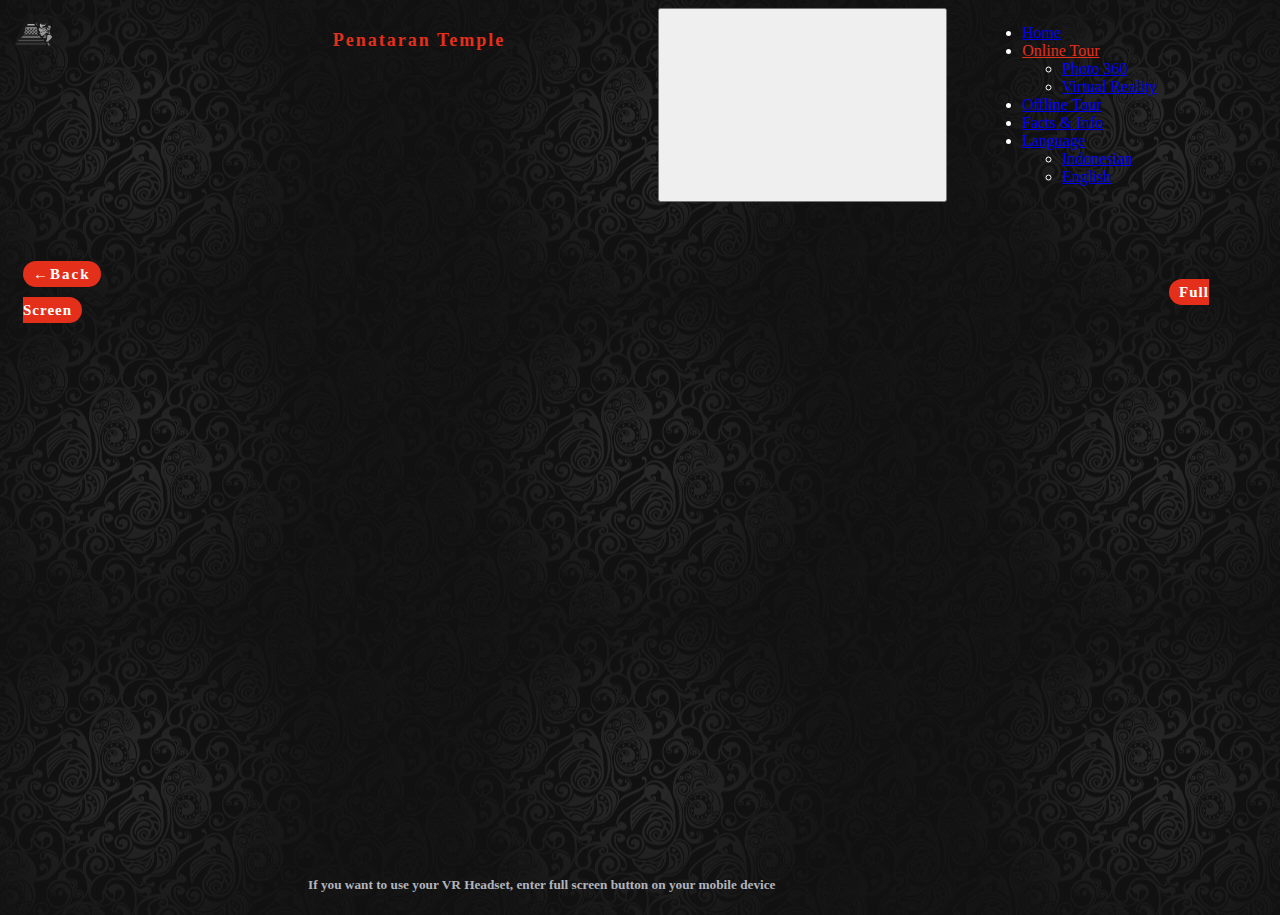
<file: Mix Reality.html>
<!DOCTYPE html>
<html lang="en">
<head>
    <meta charset="UTF-8">
    <meta name="viewport" content="width=device-width, initial-scale=1.0">

    <!-- Bootstrap CSS -->
    <link href="https://cdn.jsdelivr.net/npm/bootstrap@5.0.0-beta3/dist/css/bootstrap.min.css" rel="stylesheet" integrity="sha384-eOJMYsd53ii+scO/bJGFsiCZc+5NDVN2yr8+0RDqr0Ql0h+rP48ckxlpbzKgwra6" crossorigin="anonymous">

    <!-- font-awesome -->
    <link rel="stylesheet" href="https://cdnjs.cloudflare.com/ajax/libs/font-awesome/4.7.0/css/font-awesome.min.css">

    <!-- My CSS -->
    <link rel="stylesheet" href="Mix Reality.css">

    <title>CandiPenataran.com</title>
</head>
<body>
    <!-- navbar -->
    <div id="sticky-nav"></div>
      <nav class="navbar navbar-expand-lg navbar-dark fixed-top bg-dark">
        <div class="container">
          <img src="new_logo.png" alt="" width="50" height="40" class="d-inline-block align-text-top">
          <h1 class="title-logo">Penataran Temple</h1>
          <button class="navbar-toggler" type="button" data-bs-toggle="collapse" data-bs-target="#navbarNavDropdown" aria-controls="navbarNavDropdown" aria-expanded="false" aria-label="Toggle navigation">
            <span class="navbar-toggler-icon"></span>
          </button>
          <div class="collapse navbar-collapse" id="navbarNavDropdown">
            <ul class="navbar-nav ms-auto">
              <li class="nav-item">
                <a class="nav-link" href="test.html">Home</a>
              </li>
              <li class="nav-item dropdown">
                <a class="nav-link dropdown-toggle active" href="#" id="navbarDropdownMenuLink" role="button" data-bs-toggle="dropdown" aria-expanded="false">
                  Online Tour
                </a>
                <ul class="dropdown-menu" aria-labelledby="navbarDropdownMenuLink">
                  <li><a class="dropdown-item" href="Online Tour.html #photo360">Photo 360</a></li>
                  <li><a class="dropdown-item" href="Online Tour.html #vr">Virtual Reality</a></li>
                </ul>
              </li>
              <li class="nav-item">
                <a class="nav-link" href="index.html">Offline Tour</a>
              </li>
              <li class="nav-item">
                <a class="nav-link" href="index.html #facts">Facts & Info</a>
              </li>
              <li class="nav-item dropdown">
                <a class="nav-link dropdown-toggle" href="#" id="navbarDropdownMenuLink" role="button" data-bs-toggle="dropdown" aria-expanded="false">
                  Language
                </a>
                <ul class="dropdown-menu" aria-labelledby="navbarDropdownMenuLink">
                  <li><a class="dropdown-item" href="#">Indonesian</a></li>
                  <li><a class="dropdown-item" href="#">English</a></li>
                </ul>
              </li>
            </ul>
          </div>
        </div>
      </nav>
    </div>
    <!-- end of navbar -->
    <div class="button">
        <div class="col">
            <a href="Online Tour.html" class="btn-1">&#8592Back</a>
            <a target="_blank" href="https://poly.google.com/u/4/view/6GnMBYYcyJ9" class="btn-2">Full Screen</a>
        </div>
        
    </div>
    <div class="360">
      <iframe width="100%" height="524px" src="https://poly.google.com/view/6GnMBYYcyJ9/embed?chrome=min" frameborder="0" style="border:none;" allowvr="yes" allow="vr; xr; accelerometer; magnetometer; gyroscope; autoplay;" allowfullscreen="" mozallowfullscreen="true" webkitallowfullscreen="true" onmousewheel="" ></iframe>
      <div class="col">
        <h5>If you want to use your VR Headset, enter full screen button on your mobile device</h5>
      </div>
    </div>
    

    <!-- Option 1: Bootstrap Bundle with Popper -->
    <script src="https://cdn.jsdelivr.net/npm/bootstrap@5.0.0-beta3/dist/js/bootstrap.bundle.min.js" integrity="sha384-JEW9xMcG8R+pH31jmWH6WWP0WintQrMb4s7ZOdauHnUtxwoG2vI5DkLtS3qm9Ekf" crossorigin="anonymous"></script>
</body>
</html>
</file>
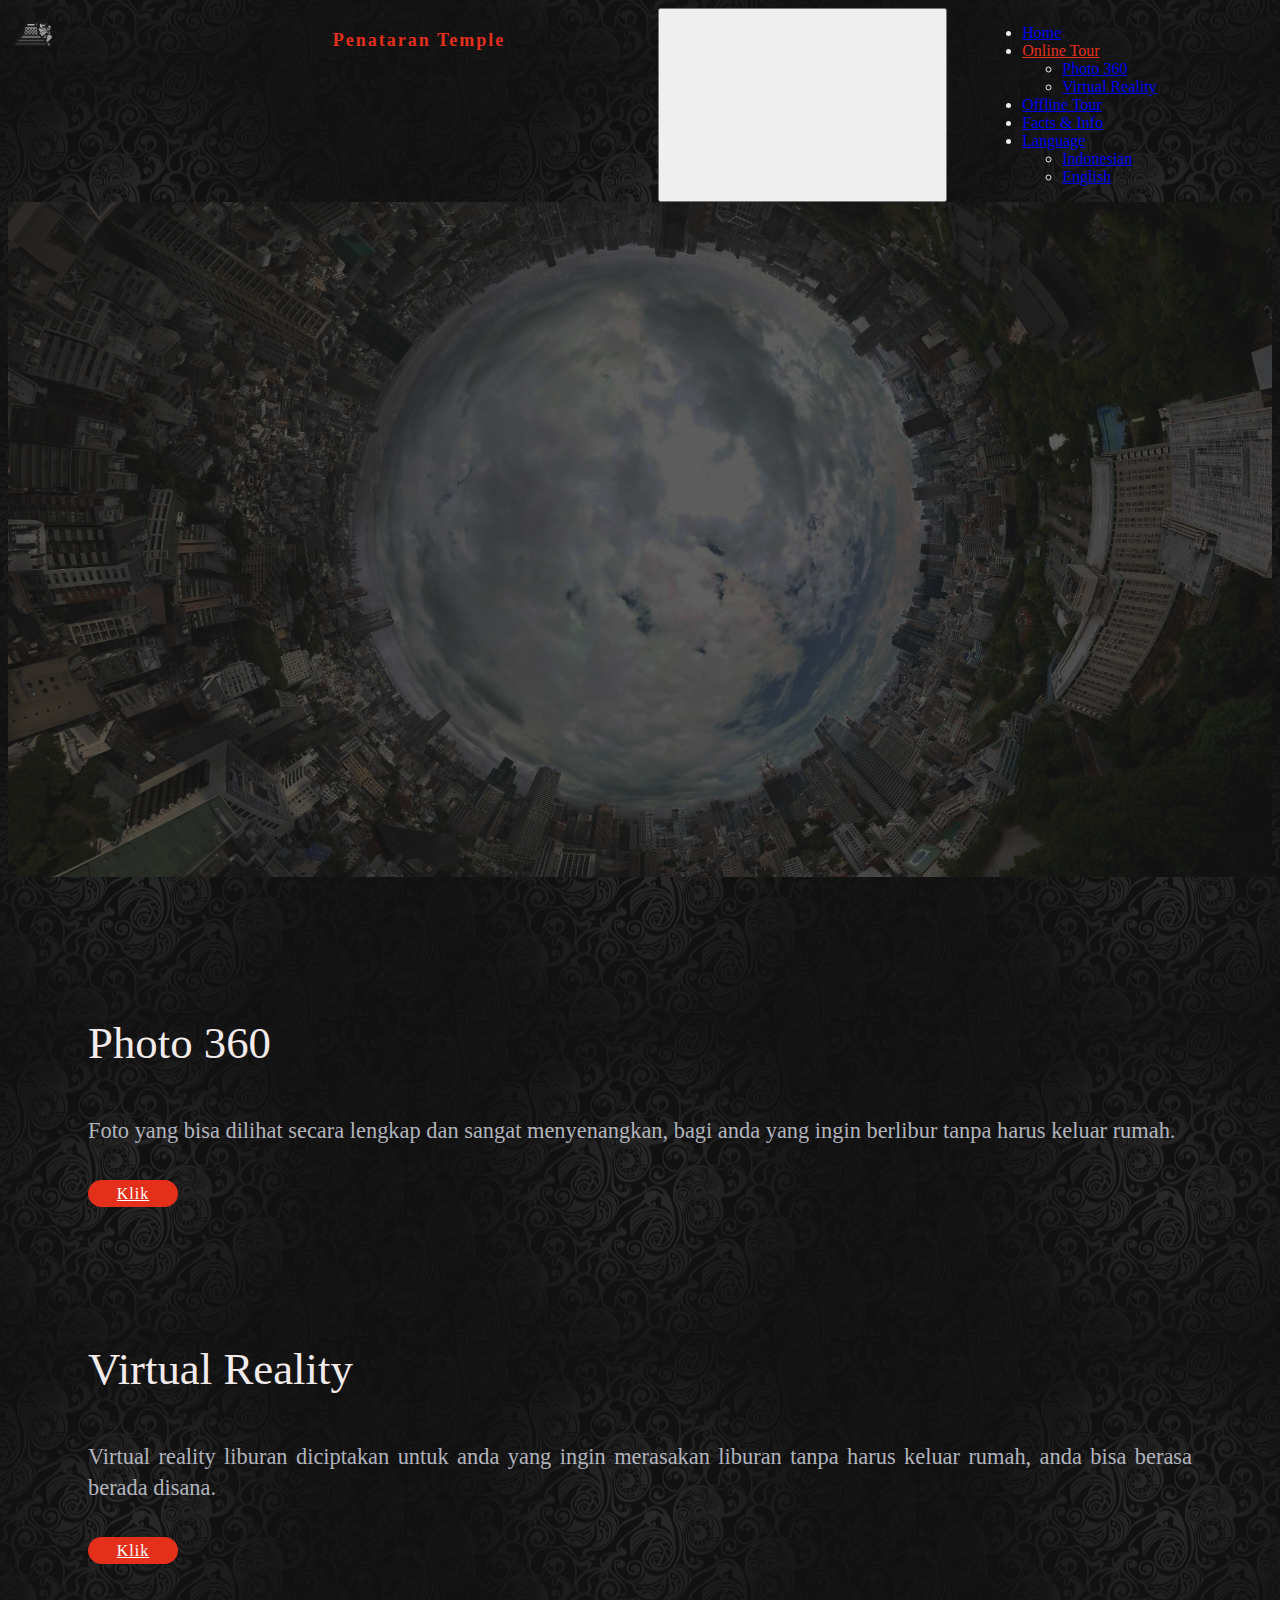
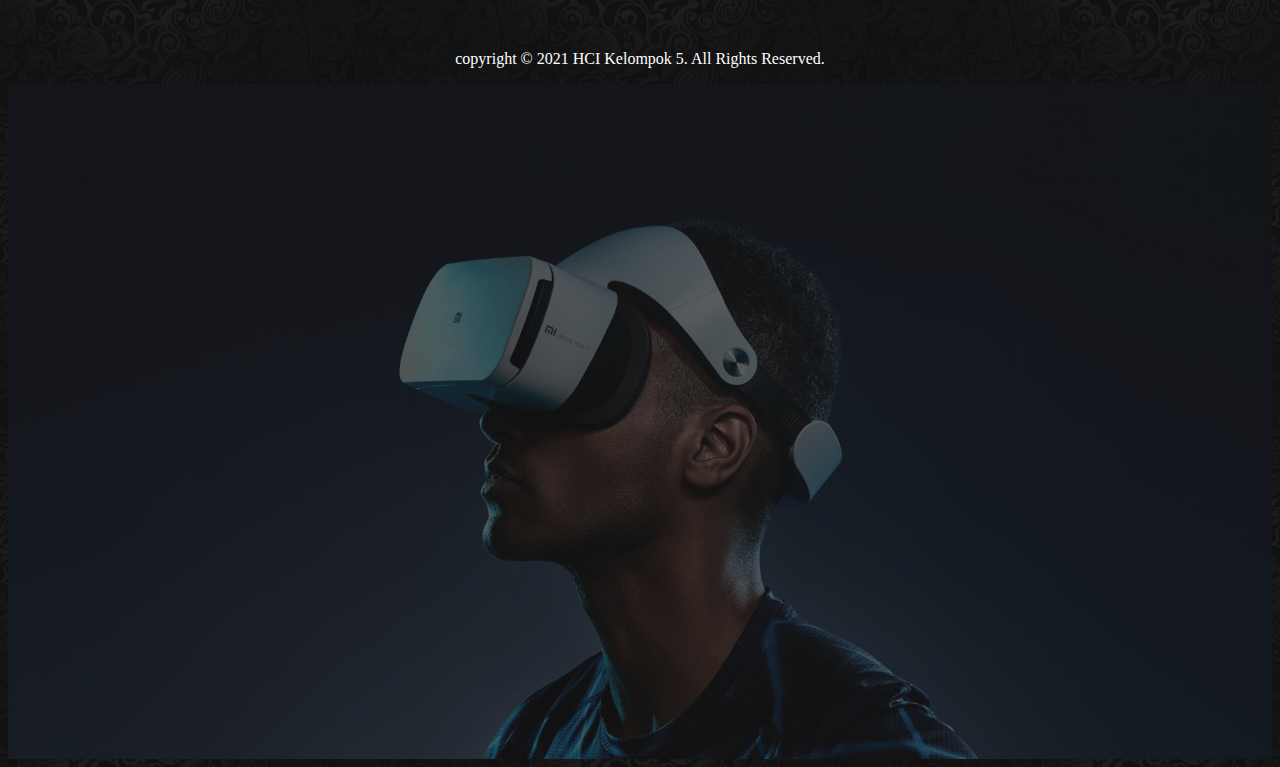
<file: Online Tour Indo.html>
<!DOCTYPE html>
<html lang="en">
<head>
    <meta charset="UTF-8">
    <meta http-equiv="X-UA-Compatible" content="IE=edge">
    <meta name="viewport" content="width=device-width, initial-scale=1.0">
    <!-- Bootstrap CSS -->
    <link href="https://cdn.jsdelivr.net/npm/bootstrap@5.0.0-beta3/dist/css/bootstrap.min.css" rel="stylesheet" integrity="sha384-eOJMYsd53ii+scO/bJGFsiCZc+5NDVN2yr8+0RDqr0Ql0h+rP48ckxlpbzKgwra6" crossorigin="anonymous">

    <!-- My CSS -->
     <link rel="stylesheet" href="Online Tour.css">
     
    <!-- font-awesome -->
    <link rel="stylesheet" href="https://cdnjs.cloudflare.com/ajax/libs/font-awesome/4.7.0/css/font-awesome.min.css">
    <title>CandiPenataran.com</title>
</head>
<body>
    <!-- Navbar -->
    <div id="sticky-nav"></div>
      <nav class="navbar navbar-expand-lg navbar-dark fixed-top bg-dark">
        <div class="container">
          <img src="new_logo.png" alt="" width="50" height="40" class="d-inline-block align-text-top">
          <h1 class="title-logo">Penataran Temple</h1>
          <button class="navbar-toggler" type="button" data-bs-toggle="collapse" data-bs-target="#navbarNavDropdown" aria-controls="navbarNavDropdown" aria-expanded="false" aria-label="Toggle navigation">
            <span class="navbar-toggler-icon"></span>
          </button>
          <div class="collapse navbar-collapse" id="navbarNavDropdown">
            <ul class="navbar-nav ms-auto">
              <li class="nav-item">
                <a class="nav-link" href="test.html">Home</a>
              </li>
              <li class="nav-item dropdown">
                <a class="nav-link dropdown-toggle active" href="#" id="navbarDropdownMenuLink" role="button" data-bs-toggle="dropdown" aria-expanded="false">
                  Online Tour
                </a>
                <ul class="dropdown-menu" aria-labelledby="navbarDropdownMenuLink">
                  <li><a class="dropdown-item" href="#photo360">Photo 360</a></li>
                  <li><a class="dropdown-item" href="#vr">Virtual Reality</a></li>
                </ul>
              </li>
              <li class="nav-item">
                <!-- ganti '#' href sama nama file offline tour -->
                <a class="nav-link" href="index.html">Offline Tour</a> 
              </li>
              <li class="nav-item">
                <a class="nav-link" href="index.html #facts">Facts & Info</a>
              </li>
              <li class="nav-item dropdown">
                <a class="nav-link dropdown-toggle" href="#" id="navbarDropdownMenuLink" role="button" data-bs-toggle="dropdown" aria-expanded="false">
                  Language
                </a>
                <ul class="dropdown-menu" aria-labelledby="navbarDropdownMenuLink">
                  <li><a class="dropdown-item" href="Online Tour Indo.html">Indonesian</a></li>
                  <li><a class="dropdown-item" href="Online Tour.html">English</a></li>
                </ul>
              </li>
            </ul>
          </div>
        </div>
      </nav>
    </div>
    <!-- End of Navbar -->

    <div class="container-fluid" id="photo360">
        <div class="row">
            <div class="col-xs-12 col-sm-6 col-lg-6 column-left">

            </div>
            <div class="col-xs-12 col-sm-6 col-lg-6 column-right">
                <h1 class="section-title">Photo 360</h1>
                <p class="paragraph">
                  Foto yang bisa dilihat secara lengkap dan sangat menyenangkan, bagi anda yang ingin berlibur tanpa harus keluar rumah.
                </p>
                <div class="slider-btn" id="btn-2">
                    <a href="photo 360.html" class="btn btn-2">Klik</a>
                </div>
            </div>
        </div>
    </div>

    <div class="container-fluid" id="vr">
        <div class="row">
            <div class="col-xs-12 col-sm-6 col-lg-6 column-left-2">
                <h1 class="section-title">Virtual Reality</h1>
                <p class="paragraph">
                  Virtual reality liburan diciptakan untuk anda yang ingin merasakan liburan tanpa harus keluar rumah, anda bisa berasa berada disana.
                </p>
                <div class="slider-btn" id="btn-2">
                    <a href="Mix Reality.html" class="btn btn-2">Klik</a>
                </div>
                <div class="footer-bottom">
                  <p style="text-align: center; margin-top: 90px; color: white;">copyright &copy; 2021 HCI Kelompok 5. All Rights Reserved.</p>
                </div>
            </div>
            <div class="col-xs-12 col-sm-6 col-lg-6 column-right-2">
                
            </div>
        </div>
    </div>

    <!-- Option 1: Bootstrap Bundle with Popper -->
    <script src="https://cdn.jsdelivr.net/npm/bootstrap@5.0.0-beta3/dist/js/bootstrap.bundle.min.js" integrity="sha384-JEW9xMcG8R+pH31jmWH6WWP0WintQrMb4s7ZOdauHnUtxwoG2vI5DkLtS3qm9Ekf" crossorigin="anonymous"></script>
</body>
</html>
</file>
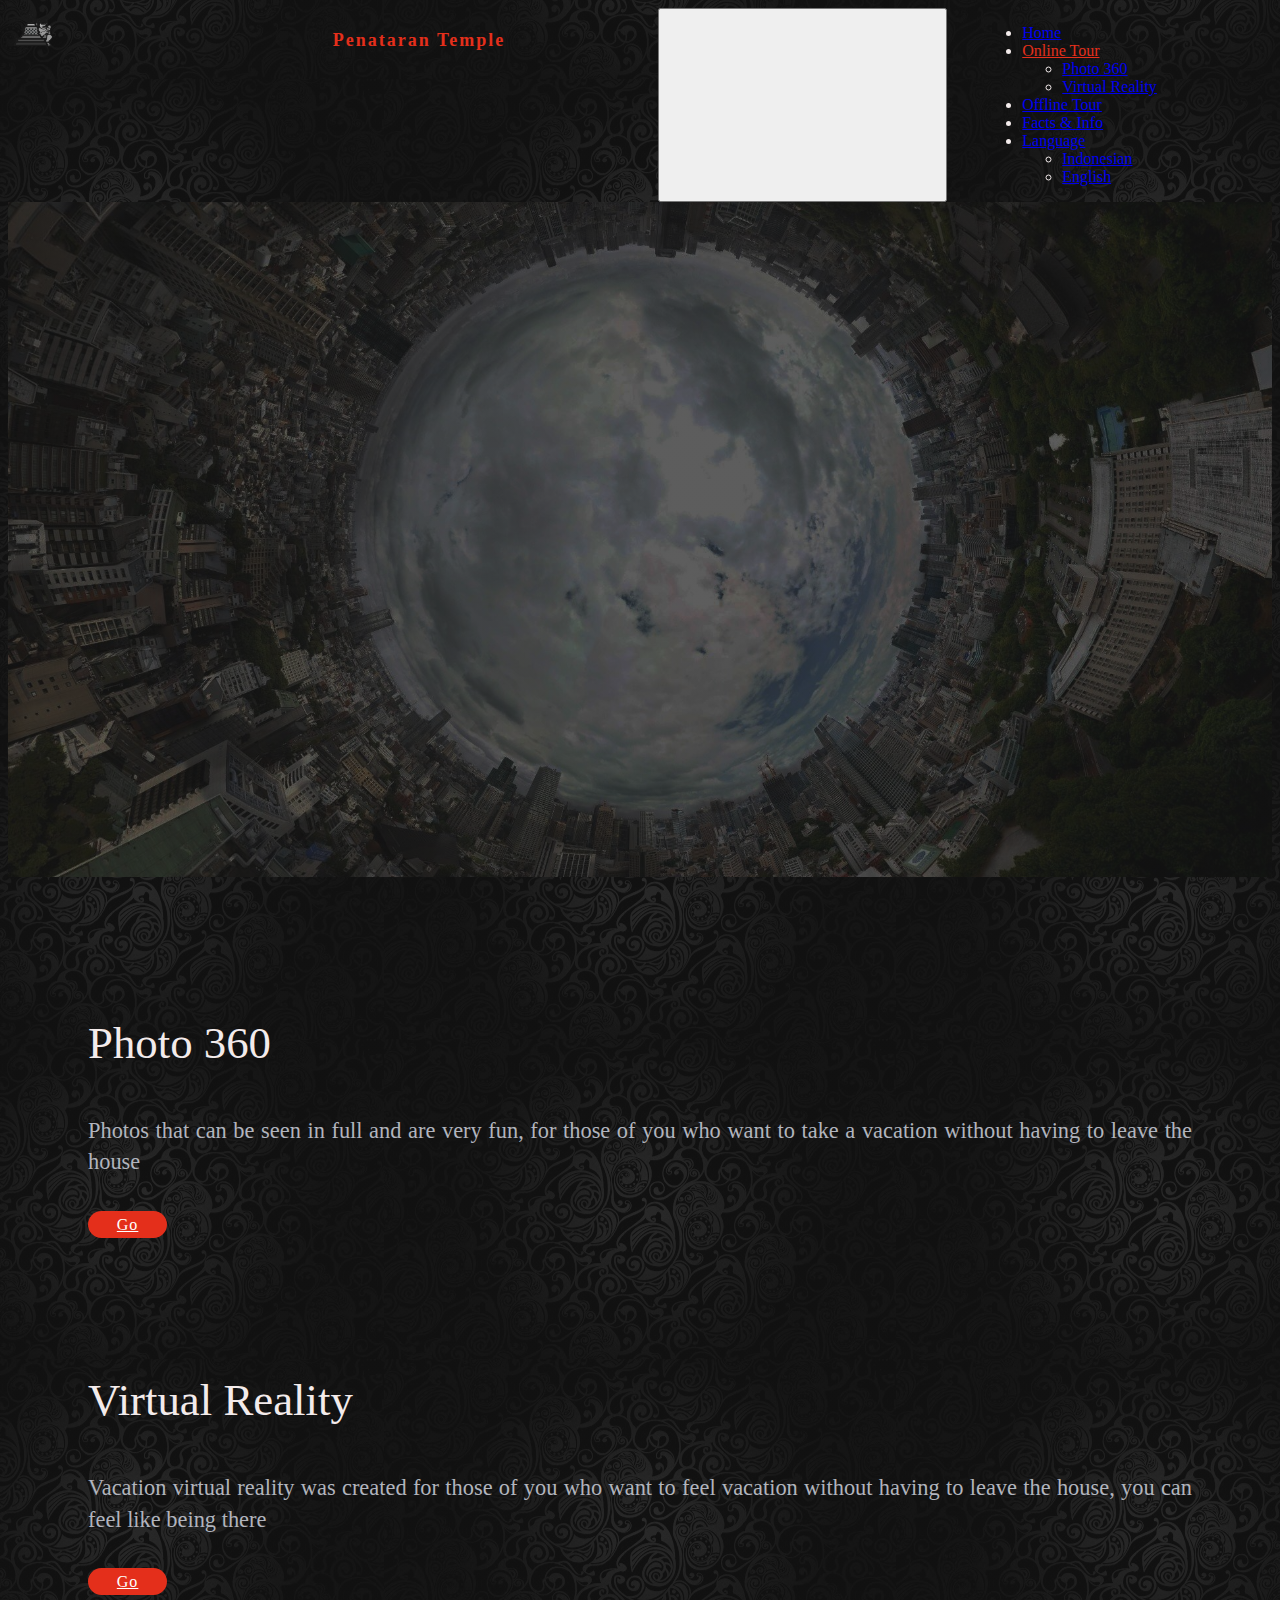
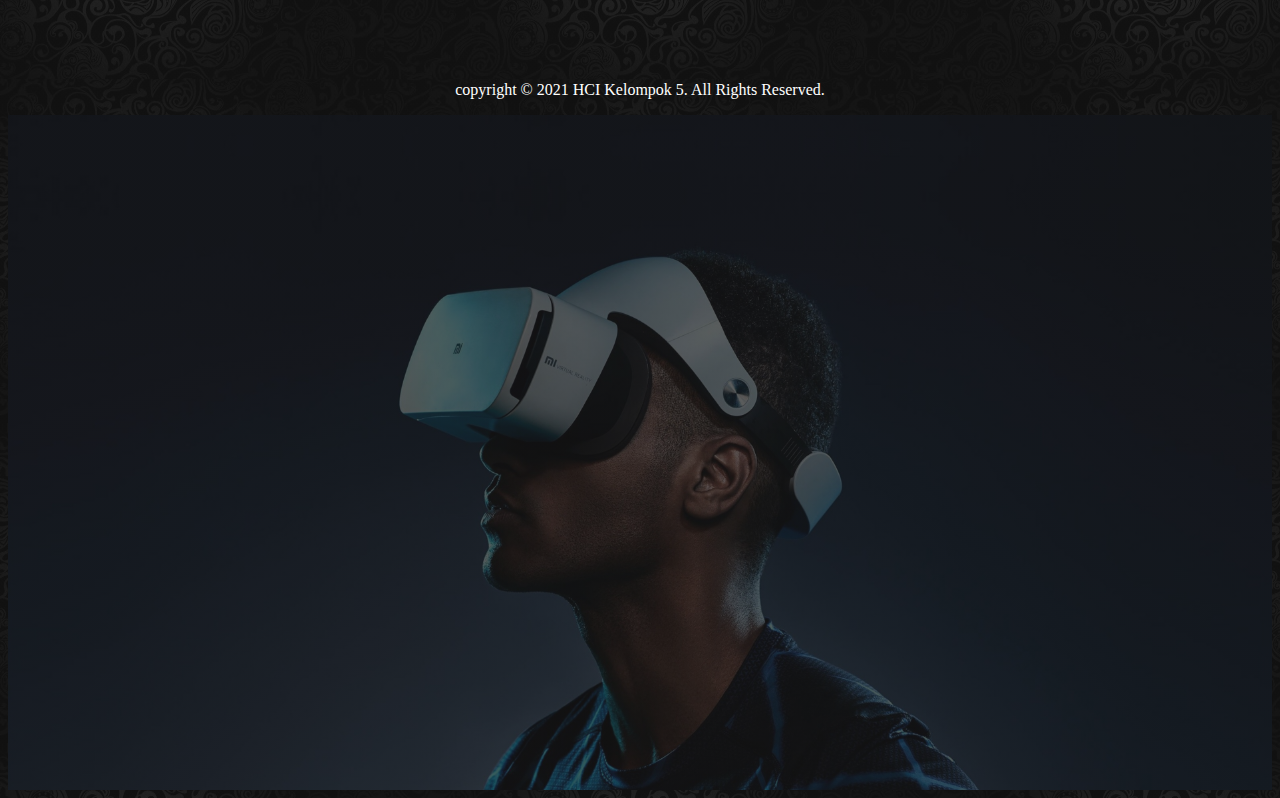
<file: Online Tour.html>
<!DOCTYPE html>
<html lang="en">
<head>
    <meta charset="UTF-8">
    <meta http-equiv="X-UA-Compatible" content="IE=edge">
    <meta name="viewport" content="width=device-width, initial-scale=1.0">
    <!-- Bootstrap CSS -->
    <link href="https://cdn.jsdelivr.net/npm/bootstrap@5.0.0-beta3/dist/css/bootstrap.min.css" rel="stylesheet" integrity="sha384-eOJMYsd53ii+scO/bJGFsiCZc+5NDVN2yr8+0RDqr0Ql0h+rP48ckxlpbzKgwra6" crossorigin="anonymous">

    <!-- My CSS -->
     <link rel="stylesheet" href="Online Tour.css">
     
    <!-- font-awesome -->
    <link rel="stylesheet" href="https://cdnjs.cloudflare.com/ajax/libs/font-awesome/4.7.0/css/font-awesome.min.css">
    <title>CandiPenataran.com</title>
</head>
<body>
    <!-- Navbar -->
    <div id="sticky-nav"></div>
      <nav class="navbar navbar-expand-lg navbar-dark fixed-top bg-dark">
        <div class="container">
          <img src="new_logo.png" alt="" width="50" height="40" class="d-inline-block align-text-top">
          <h1 class="title-logo">Penataran Temple</h1>
          <button class="navbar-toggler" type="button" data-bs-toggle="collapse" data-bs-target="#navbarNavDropdown" aria-controls="navbarNavDropdown" aria-expanded="false" aria-label="Toggle navigation">
            <span class="navbar-toggler-icon"></span>
          </button>
          <div class="collapse navbar-collapse" id="navbarNavDropdown">
            <ul class="navbar-nav ms-auto">
              <li class="nav-item">
                <a class="nav-link" href="test.html">Home</a>
              </li>
              <li class="nav-item dropdown">
                <a class="nav-link dropdown-toggle active" href="#" id="navbarDropdownMenuLink" role="button" data-bs-toggle="dropdown" aria-expanded="false">
                  Online Tour
                </a>
                <ul class="dropdown-menu" aria-labelledby="navbarDropdownMenuLink">
                  <li><a class="dropdown-item" href="#photo360">Photo 360</a></li>
                  <li><a class="dropdown-item" href="#vr">Virtual Reality</a></li>
                </ul>
              </li>
              <li class="nav-item">
                <!-- ganti '#' href sama nama file offline tour -->
                <a class="nav-link" href="index.html">Offline Tour</a> 
              </li>
              <li class="nav-item">
                <a class="nav-link" href="index.html #facts">Facts & Info</a>
              </li>
              <li class="nav-item dropdown">
                <a class="nav-link dropdown-toggle" href="#" id="navbarDropdownMenuLink" role="button" data-bs-toggle="dropdown" aria-expanded="false">
                  Language
                </a>
                <ul class="dropdown-menu" aria-labelledby="navbarDropdownMenuLink">
                  <li><a class="dropdown-item" href="Online Tour Indo.html">Indonesian</a></li>
                  <li><a class="dropdown-item" href="Online Tour.html">English</a></li>
                </ul>
              </li>
            </ul>
          </div>
        </div>
      </nav>
    </div>
    <!-- End of Navbar -->

    <div class="container-fluid" id="photo360">
        <div class="row">
            <div class="col-xs-12 col-sm-6 col-lg-6 column-left">

            </div>
            <div class="col-xs-12 col-sm-6 col-lg-6 column-right">
                <h1 class="section-title">Photo 360</h1>
                <p class="paragraph">
                    Photos that can be seen in full and are very fun, for those of you who want to take a vacation without having to leave the house
                </p>
                <div class="slider-btn" id="btn-2">
                    <a href="photo 360.html" class="btn btn-2">Go</a>
                </div>
            </div>
        </div>
    </div>

    <div class="container-fluid" id="vr">
        <div class="row">
            <div class="col-xs-12 col-sm-6 col-lg-6 column-left-2">
                <h1 class="section-title">Virtual Reality</h1>
                <p class="paragraph">
                    Vacation virtual reality was created for those of you who want to feel vacation without having to leave the house, you can feel like being there
                </p>
                <div class="slider-btn" id="btn-2">
                    <a href="Mix Reality.html" class="btn btn-2">Go</a>
                </div>
                <div class="footer-bottom">
                  <p style="text-align: center; margin-top: 90px; color: white;">copyright &copy; 2021 HCI Kelompok 5. All Rights Reserved.</p>
                </div>
            </div>
            <div class="col-xs-12 col-sm-6 col-lg-6 column-right-2">
                
            </div>
        </div>
    </div>

    <!-- Option 1: Bootstrap Bundle with Popper -->
    <script src="https://cdn.jsdelivr.net/npm/bootstrap@5.0.0-beta3/dist/js/bootstrap.bundle.min.js" integrity="sha384-JEW9xMcG8R+pH31jmWH6WWP0WintQrMb4s7ZOdauHnUtxwoG2vI5DkLtS3qm9Ekf" crossorigin="anonymous"></script>
</body>
</html>
</file>
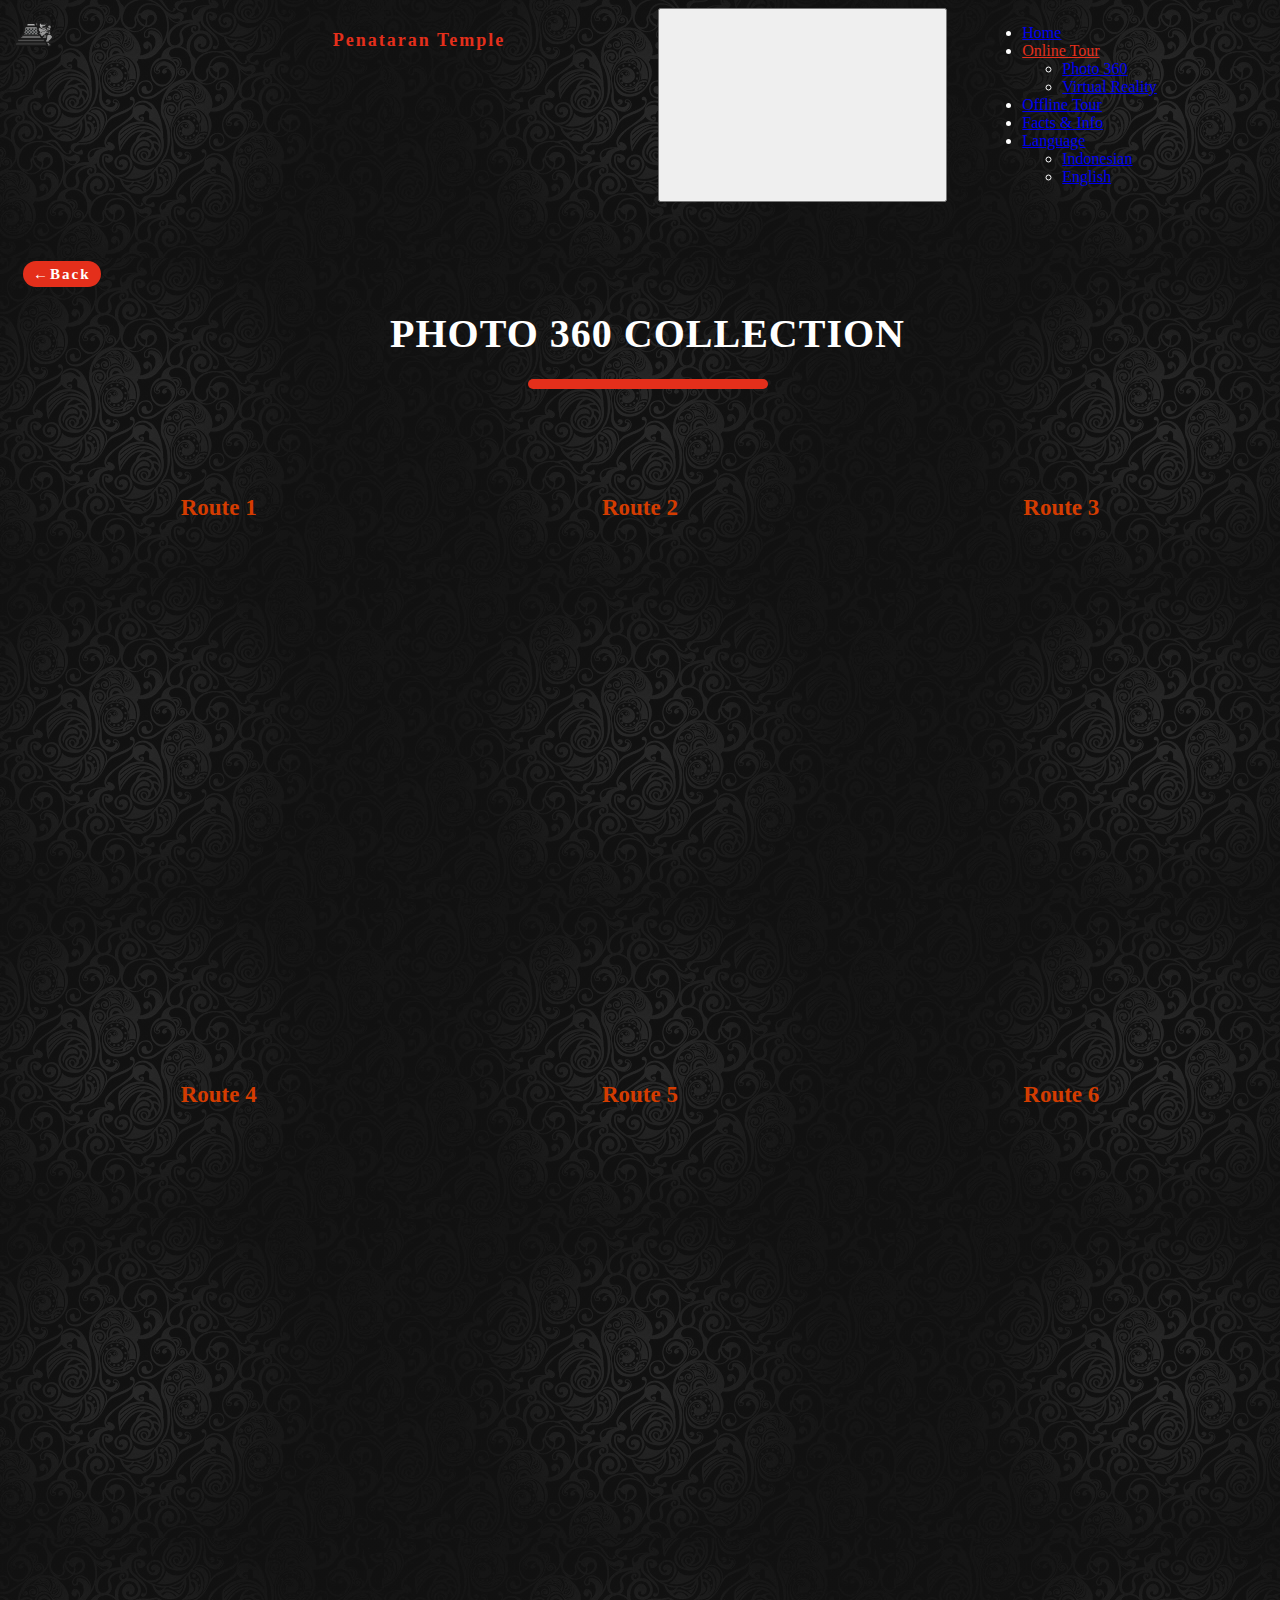
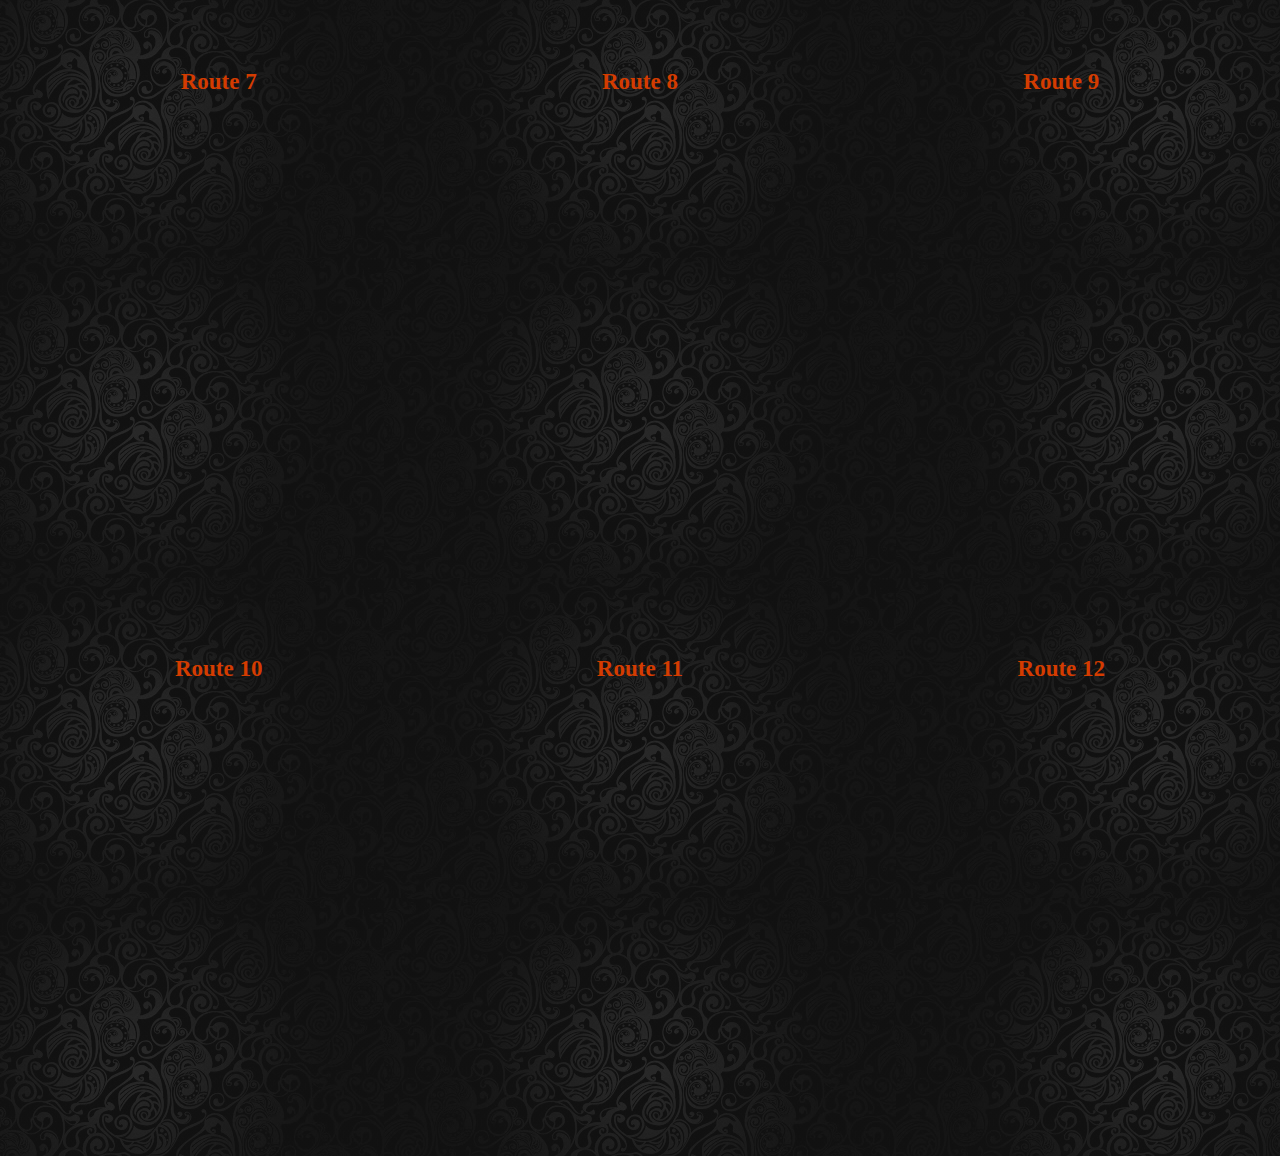
<file: photo 360.html>
<!DOCTYPE html>
<html lang="en">
<head>
    <meta charset="UTF-8">
    <meta name="viewport" content="width=device-width, initial-scale=1.0">

    <!-- Bootstrap CSS -->
    <link href="https://cdn.jsdelivr.net/npm/bootstrap@5.0.0-beta3/dist/css/bootstrap.min.css" rel="stylesheet" integrity="sha384-eOJMYsd53ii+scO/bJGFsiCZc+5NDVN2yr8+0RDqr0Ql0h+rP48ckxlpbzKgwra6" crossorigin="anonymous">

    <!-- font-awesome -->
    <link rel="stylesheet" href="https://cdnjs.cloudflare.com/ajax/libs/font-awesome/4.7.0/css/font-awesome.min.css">

    <!-- My CSS -->
    <link rel="stylesheet" href="photo 360.css">

    <title>CandiPenataran.com</title>
</head>
<body>
    <!-- navbar -->
    <div id="sticky-nav"></div>
      <nav class="navbar navbar-expand-lg navbar-dark fixed-top bg-dark">
        <div class="container">
          <img src="new_logo.png" alt="" width="50" height="40" class="d-inline-block align-text-top">
          <h1 class="title-logo">Penataran Temple</h1>
          <button class="navbar-toggler" type="button" data-bs-toggle="collapse" data-bs-target="#navbarNavDropdown" aria-controls="navbarNavDropdown" aria-expanded="false" aria-label="Toggle navigation">
            <span class="navbar-toggler-icon"></span>
          </button>
          <div class="collapse navbar-collapse" id="navbarNavDropdown">
            <ul class="navbar-nav ms-auto">
              <li class="nav-item">
                <a class="nav-link" href="test.html">Home</a>
              </li>
              <li class="nav-item dropdown">
                <a class="nav-link dropdown-toggle active" href="#" id="navbarDropdownMenuLink" role="button" data-bs-toggle="dropdown" aria-expanded="false">
                  Online Tour
                </a>
                <ul class="dropdown-menu" aria-labelledby="navbarDropdownMenuLink">
                  <li><a class="dropdown-item" href="Online Tour.html #photo360">Photo 360</a></li>
                  <li><a class="dropdown-item" href="Online Tour.html #vr">Virtual Reality</a></li>
                </ul>
              </li>
              <li class="nav-item">
                <a class="nav-link" href="index.html">Offline Tour</a>
              </li>
              <li class="nav-item">
                <a class="nav-link" href="index.html #facts">Facts & Info</a>
              </li>
              <li class="nav-item dropdown">
                <a class="nav-link dropdown-toggle" href="#" id="navbarDropdownMenuLink" role="button" data-bs-toggle="dropdown" aria-expanded="false">
                  Language
                </a>
                <ul class="dropdown-menu" aria-labelledby="navbarDropdownMenuLink">
                  <li><a class="dropdown-item" href="#">Indonesian</a></li>
                  <li><a class="dropdown-item" href="#">English</a></li>
                </ul>
              </li>
            </ul>
          </div>
        </div>
      </nav>
    </div>
    <!-- end of navbar -->
    <div class="button">
        <div class="col">
            <a href="Online Tour.html" class="btn-1">&#8592Back</a>
            
        </div>
        <div class="row-btn">
            <h1>Photo 360 Collection</h1>
        </div>
    </div>

    <div class="photo-360">
        <div class="site-container">
            <div class="article-container">
                <div class="col-maps">
                    <h5>Route 1</h5>
                    <iframe src="https://www.google.com/maps/embed?pb=!4v1622212877486!6m8!1m7!1sCAoSLEFGMVFpcE9CWXB2QVhFNS1naUtMeTJyTUNZYmU5ZTNFb1ctWE44d1B5TzVI!2m2!1d-8.016423097431721!2d112.2097501280737!3f0!4f0!5f0.7820865974627469" width="600" height="450" style="border:0;" allowfullscreen="" loading="lazy"></iframe>
                </div>
    
                <div class="col-maps">
                    <h5>Route 2</h5>
                    <iframe src="https://www.google.com/maps/embed?pb=!4v1622213538336!6m8!1m7!1sCAoSLEFGMVFpcE1IQU5xaGU1QlJnOC1OQmZMSkhiRk9ZMTI2OC1YbXkyNTQzV3Nl!2m2!1d-8.016423097431721!2d112.2097501280737!3f80!4f10!5f0.7820865974627469" width="600" height="450" style="border:0;" allowfullscreen="" loading="lazy"></iframe>
                </div>
    
                <div class="col-maps">
                    <h5>Route 3</h5>
                    <iframe src="https://www.google.com/maps/embed?pb=!4v1622213576355!6m8!1m7!1sCAoSLEFGMVFpcFB6TTNDTUhxY3h2eldrNjg3bERqUFNncEo4YUxXSFpXamVfYUU1!2m2!1d-8.016423097431721!2d112.2097501280737!3f138.8864089366211!4f1.9961300551466081!5f0.7820865974627469" width="600" height="450" style="border:0;" allowfullscreen="" loading="lazy"></iframe>
                </div>

                <div class="col-maps">
                    <h5>Route 4</h5>
                    <iframe src="https://www.google.com/maps/embed?pb=!4v1622205573705!6m8!1m7!1sCAoSLEFGMVFpcE5MdFdjZ3daUXFfdWZ1em9JQl9XX0loOWZsbXR2TUJfUldQSmNx!2m2!1d-8.016423097431721!2d112.2097501280737!3f240!4f0!5f0.7820865974627469" width="600" height="450" style="border:0;" allowfullscreen="" loading="lazy"></iframe>
                </div>

                <div class="col-maps">
                    <h5>Route 5</h5>
                    <iframe src="https://www.google.com/maps/embed?pb=!4v1622213753253!6m8!1m7!1sCAoSLEFGMVFpcE1VRm8xQ1JFS2UwU2dlYTgxcThVT3M1M3Q1WnBpb0VQcC1LbUZE!2m2!1d-8.016423097431721!2d112.2097501280737!3f273.0351035906013!4f3.323487159368696!5f0.7820865974627469" width="600" height="450" style="border:0;" allowfullscreen="" loading="lazy"></iframe>
                </div>

                <div class="col-maps">
                    <h5>Route 6</h5>
                    <iframe src="https://www.google.com/maps/embed?pb=!4v1622213359613!6m8!1m7!1sCAoSLEFGMVFpcFBIa09wSkxJTWhfb3h6eHliOXlQWlJJVXc3UkJMN3VYR1JsaHho!2m2!1d-8.016423099999999!2d112.2097501!3f221.50235159013397!4f8.227058439476608!5f0.7820865974627469" width="600" height="450" style="border:0;" allowfullscreen="" loading="lazy"></iframe>
                </div>

                <div class="col-maps">
                    <h5>Route 7</h5>
                    <iframe src="https://www.google.com/maps/embed?pb=!4v1622213665418!6m8!1m7!1sCAoSLEFGMVFpcE1LSmxYY2hWMTRmbVoyd2RqOEp2Rld6d21DVk9WdWhzRWV3VlZu!2m2!1d-8.016423097431721!2d112.2097501280737!3f140!4f20!5f0.7820865974627469" width="600" height="450" style="border:0;" allowfullscreen="" loading="lazy"></iframe>
                </div>

                <div class="col-maps">
                    <h5>Route 8</h5>
                    <iframe src="https://www.google.com/maps/embed?pb=!4v1622214129756!6m8!1m7!1sCAoSLEFGMVFpcE5TOW5yT2NtT18wQWkteVRoSmx6MTN3Z0toYV9DZ1ZwZ0xEUUNu!2m2!1d-8.016423097431721!2d112.2097501280737!3f80!4f0!5f0.7820865974627469" width="600" height="450" style="border:0;" allowfullscreen="" loading="lazy"></iframe>
                </div>

                <div class="col-maps">
                    <h5>Route 9</h5>
                    <iframe src="https://www.google.com/maps/embed?pb=!4v1622214319926!6m8!1m7!1sCAoSLEFGMVFpcE82RDk0YU5lMThHbUd6enNZS2JYLXQxaS1ESmZtSUxrV0NLbWZD!2m2!1d-8.016423097431721!2d112.2097501280737!3f355.30414555669876!4f15.125285997092647!5f0.7820865974627469" width="600" height="450" style="border:0;" allowfullscreen="" loading="lazy"></iframe>
                </div>

                <div class="col-maps">
                    <h5>Route 10</h5>
                    <iframe src="https://www.google.com/maps/embed?pb=!4v1622214504741!6m8!1m7!1sCAoSLEFGMVFpcE5VQWh6dks5UU5GMWR6WF9jWGxjT2lfOFM5MXJONjFMQkdOMEZt!2m2!1d-8.016423097431721!2d112.2097501280737!3f155.04738558466735!4f3.4696720082883985!5f0.7820865974627469" width="600" height="450" style="border:0;" allowfullscreen="" loading="lazy"></iframe>
                </div>

                <div class="col-maps">
                    <h5>Route 11</h5>
                    <iframe src="https://www.google.com/maps/embed?pb=!4v1622214965599!6m8!1m7!1sCAoSLEFGMVFpcE8xdmhXVXRGOVlISzI5OFdtUkxlRXFvRW5DT0hEenpUeXpSZUNX!2m2!1d-8.016423097431721!2d112.2097501280737!3f80!4f0!5f0.7820865974627469" width="600" height="450" style="border:0;" allowfullscreen="" loading="lazy"></iframe>
                </div>

                <div class="col-maps">
                    <h5>Route 12</h5>
                    <iframe src="https://www.google.com/maps/embed?pb=!4v1622214430177!6m8!1m7!1sCAoSLEFGMVFpcFA5Vld1dUVRbUFGbzJmX3pVNDVDckpGUTlzWlo5d3p6TmxWa3gw!2m2!1d-8.016423097431721!2d112.2097501280737!3f307.49647212650285!4f-1.3204324532387233!5f0.7820865974627469" width="600" height="450" style="border:0;" allowfullscreen="" loading="lazy"></iframe>
                </div>
            </div>
        </div>
        
    </div>
    

    <!-- Option 1: Bootstrap Bundle with Popper -->
    <script src="https://cdn.jsdelivr.net/npm/bootstrap@5.0.0-beta3/dist/js/bootstrap.bundle.min.js" integrity="sha384-JEW9xMcG8R+pH31jmWH6WWP0WintQrMb4s7ZOdauHnUtxwoG2vI5DkLtS3qm9Ekf" crossorigin="anonymous"></script>
</body>
</html>
</file>
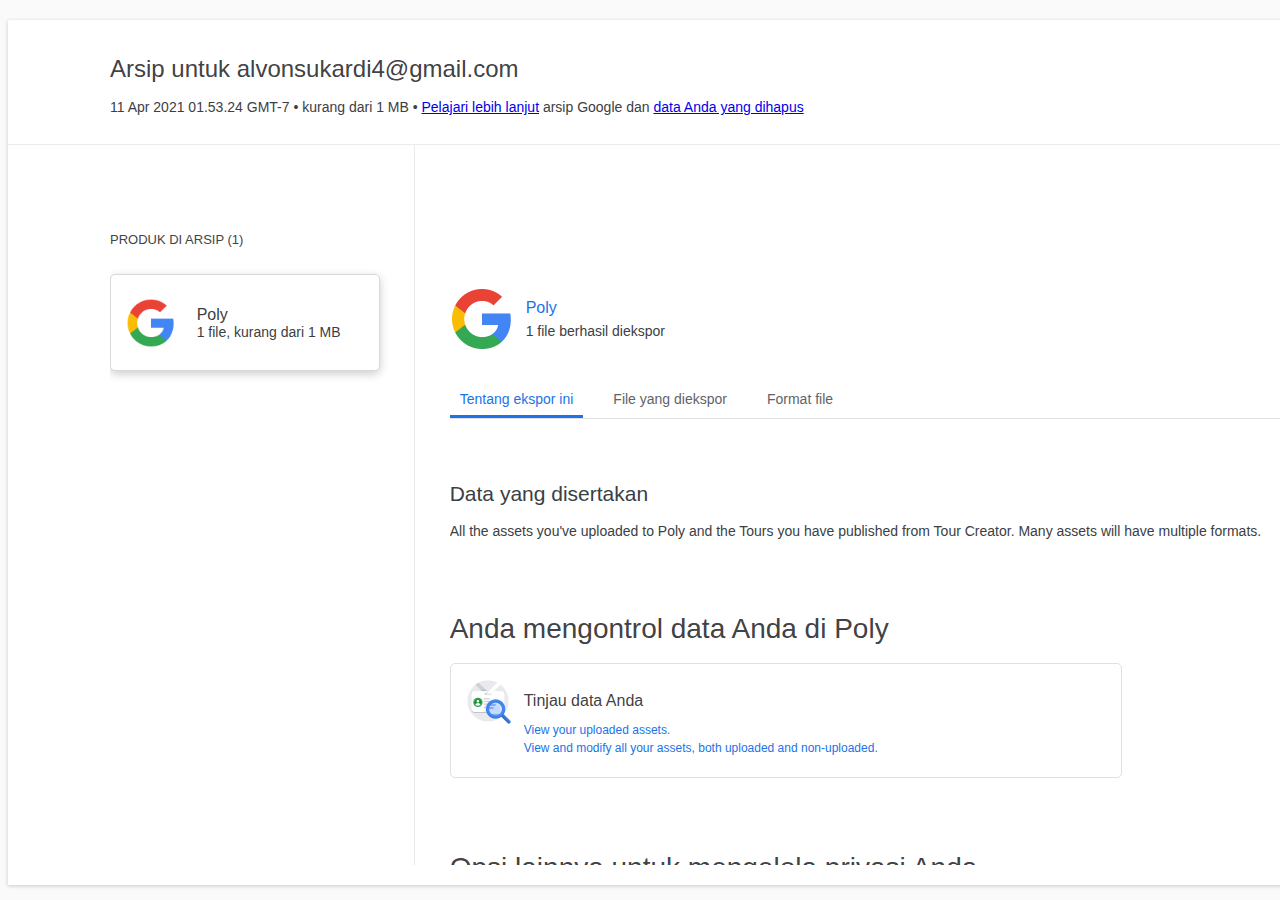
<file: Takeout/archive_browser.html>
<!DOCTYPE html><html><head><meta charset="UTF-8"><title>Konten Arsip Ekspor Data Google</title><style type="text/css">/* -------- Doc-level styles --------------- */

section {
  padding-left: 102px;
}

h1 {
    font-weight: 500;
    color: #202124de;
}

h2 {
  font-weight: normal;
}

html, body {
  background-color: #fafafa;
  min-height: 100%;
  font-family: Roboto, "arial";
}

img {
  vertical-align: bottom;
}
.hidden {
  display: none;
}

button {
  background: inherit;
  border: none;
  box-sizing: inherit;
  color: inherit;
  font: inherit;
  padding: 0;
  width: 100%;
}

/* ------------------------------------------ */

/* -------- Container ----------------------- */

.container {
  background-color: #fff;
  width: 1280px;
  position: relative;
  margin-left: auto;
  margin-right: auto;
  -webkit-box-shadow: 0 1px 4px rgba(0,0,0,0.2);
  box-shadow: 0 1px 4px rgba(0,0,0,0.2);
  color: #3c4043;
}

.clear {
  clear: both;
}


/* ------------------------------------------ */

/* -------- Archive summary styles ---------- */

.header {
  color: #222;
  margin-top: 20px;
  border-bottom: 1px solid #ebebeb;
  padding-bottom: 29px;
}

.header_title{
    margin-top: 0px;
    padding-top: 35px;
    font-size: 24px;
    border: 0px;
}

.header_subtext {
  font-size: 14px;
  color: #3c4043;
}

.archive-summary {
  line-height: 200%;
  font-size: 13px;
  color: #444;
  margin-bottom: 21px;
  margin-top: 82px;
  text-transform: uppercase;
}

.archive-summary a {
    color: #15c;
}

/* ------------------------------------------ */

/* -------- Service styles ------------------ */

.info {
  display: flex;
  height: calc(100vh - 180px);
  padding-bottom: 20px;
}

.service {
  min-height: 90px;
  padding: 1%;
  width: 100%;
  text-align: left;
  display: flex;
  border-style: solid;
  border-radius: 5px;
  border-width: 1px;
  align-items: center;
  border-color: rgba(0,0,0,0.15);
  margin: 12px 0px;
}

.service h1 {
  font-size: 16px;
  margin-top: 0px;
  margin-bottom: 0px;
  padding-top: 0px;
  color: #3c4043;
}

.service:hover {
  box-shadow: 0 1px 4px rgba(0,0,0,0.2);
  background-color: #fcfcfc;
}

.service-image {
  margin: 12px;
  float:left;
}

.service-image img {
  height: 50px;
  width: 50px;
}

.service_error_image, .service_warning_image {
  display: inline;
  position: relative;
  float: right;
  top: 12px;
}

.service_error_image img, .service_error_image_tab img {
  height: 32px;
  width: 32px;
}

.service_warning_image img {
  height: 24px;
  width: 24px;
}

.service_warning_text {
  padding-top:6px;
  font-size: 13px;
  color: #e94235;
  float: left;
  position: relative;
  bottom: -34px;
  right: 23px;
}

.service_error_summary {
  margin-top: -16px;
  float: right;
  position: relative;
  bottom: -20px;
}

.service_summary {
  font-size: 14px;
  color: #3c4043;
  float:right;
  width: 70%;
  margin: auto;
  padding-left: 9px;
}

.selected .service {
  box-shadow: 0 3px 10px rgba(0,0,0,0.2);
}

.service_tile_list {
  float: left;
  width: 22.3%;
  overflow-y: auto;
  border-right: 1px solid #ebebeb;
  padding-right: 41px;
  flex-shrink: 0;
}

.service_details {
  font-size: 14px;
  padding-top: 130px;
  margin-left: 35px;
  flex-grow: 1;
  overflow-y: auto;
}

.service-header {
  display: flex;
  align-items: center;
  margin-bottom: 20px;
  font-size: 14px;
}

.service-header .service-image {
  margin-left: 0px;
}

.service-header h1{
  font-size: 16px;
  color: #1a73e8;
  margin-bottom:6px;
  margin-top: 0px;
  padding-top: 0px;
}

.service-header img {
  width: 64px;
  height: 64px;
}

.tab {
  height: 32px;
  line-height: 32px;
  margin-right: 20px;
  padding: 0px 10px;
  display: flex;
}

.content_tabs .selected{
  border-bottom: 3px solid #1a73e8;
  color: #1a73e8;
}

.content_tabs {
  display: inline-flex;
  text-align: center;
  border-bottom: 1px solid #0000001f;
  font-size: 14px;
  color: #5f6368;
  width: 100%;
  margin-bottom: 40px;
}


.tab-content{
  padding: 5px 0px;
}

/* --------- Formats page styles ------------ */
.exported_object {
  margin-top: 30px;
  margin-bottom: 10px;
}

.object_name {
  font-size: 16px;
  font-weight: 500;
}

.export_format {
  padding-bottom: .8em;
  padding-left: 2em;
}

.format_name {
  font-size: 14px;
}

.description {
  font-size: 12px;
  color: rgb(100, 100, 100);
}

.link-data {
  display: grid;
  margin-top:17px;
  margin-bottom:20px;
}

.link-data h1 {
  font-size: 16px;
}

.link-data a {
  text-decoration: none;
  font-size: 12px;
  color: #1a73e8;
  margin: 2px 0px;
}

.link-icon {
  float:left;
  margin-right:12px;
}

.link-icon img {
    height: 48px;
    width: 48px;
    margin-left: 13px;
    margin-top: 13px;
}

.link-container {
  display:flex;
  border: 1px solid #0000001f;
  border-radius: 5px;
  margin: 10px 0px;
  width: 80%;
}

.card-section-header {
  padding-top: 55px;
}

/* ------------------------------------------ */

/* -------- Extracted styles ---------------- */

.extracted-list {
  margin: 34px 0px;
}

.extracted-list div.table-row > div {
  text-overflow:ellipsis;
  overflow:hidden;
  white-space:nowrap;
  font-size:14px;
  color:#222;
}
.extracted-list div.table-row {
  overflow: hidden;
}

.extracted-list .extracted-file-name {
  line-height: 22px;
  padding-right: 10px;
}

.extracted-list .extracted-folder {
  display: flex;
  align-items: center;
}

.extracted-list .extracted-folder:hover {
  background-color: #f5f5f5;
  cursor: pointer;
}

.extracted-list .extracted-folder-name {
  padding-left: 5px;
}

.extracted-list .extracted-child {
  padding-left: 40px;
}


.service_details_error_image img {
  height: 25px;
  width: 25px;
}

.service_details_warning_image img {
  height: 19px;
  padding-right: 6px;
  width: 19px;
}

.content-link-warning {
  color: red;
  font-size: 12px;
}

.file-leaf {
  display:flex;
}
/* ------------------------------------------ */

/* -------- Failure styles ------------------ */

.failure-message {
  color: red;
  display: flex;
  align-items: center;

}

.failure-warning {
  margin: 20px 0px 40px 0px;
  font-size: 14px;
}

.failure-warning > :first-child {
  margin-left: -6px;
}

</style><script type="text/javascript">/**
 * @license Copyright jQuery Foundation and other contributors, https://jquery.org/
 *
 * This software consists of voluntary contributions made by many
 * individuals. For exact contribution history, see the revision history
 * available at https://github.com/jquery/jquery
 *
 * The following license applies to all parts of this software except as
 * documented below:
 *
 * ====
 *
 * Permission is hereby granted, free of charge, to any person obtaining
 * a copy of this software and associated documentation files (the
 * "Software"), to deal in the Software without restriction, including
 * without limitation the rights to use, copy, modify, merge, publish,
 * distribute, sublicense, and/or sell copies of the Software, and to
 * permit persons to whom the Software is furnished to do so, subject to
 * the following conditions:
 *
 * The above copyright notice and this permission notice shall be
 * included in all copies or substantial portions of the Software.
 *
 * THE SOFTWARE IS PROVIDED "AS IS", WITHOUT WARRANTY OF ANY KIND,
 * EXPRESS OR IMPLIED, INCLUDING BUT NOT LIMITED TO THE WARRANTIES OF
 * MERCHANTABILITY, FITNESS FOR A PARTICULAR PURPOSE AND
 * NONINFRINGEMENT. IN NO EVENT SHALL THE AUTHORS OR COPYRIGHT HOLDERS BE
 * LIABLE FOR ANY CLAIM, DAMAGES OR OTHER LIABILITY, WHETHER IN AN ACTION
 * OF CONTRACT, TORT OR OTHERWISE, ARISING FROM, OUT OF OR IN CONNECTION
 * WITH THE SOFTWARE OR THE USE OR OTHER DEALINGS IN THE SOFTWARE.
 *
 * ====
 *
 * All files located in the node_modules and external directories are
 * externally maintained libraries used by this software which have their
 * own licenses; we recommend you read them, as their terms may differ from
 * the terms above.
 *
 * jQuery JavaScript Library v1.12.5-pre
 * http://jquery.com/
 *
 * Includes Sizzle.js
 * http://sizzlejs.com/
 *
 * Copyright jQuery Foundation and other contributors
 * Released under the MIT license
 * http://jquery.org/license
 *
 * Date: 2016-10-14T19:12Z
 */

(function( global, factory ) {

	if ( typeof module === "object" && typeof module.exports === "object" ) {
		// For CommonJS and CommonJS-like environments where a proper `window`
		// is present, execute the factory and get jQuery.
		// For environments that do not have a `window` with a `document`
		// (such as Node.js), expose a factory as module.exports.
		// This accentuates the need for the creation of a real `window`.
		// e.g. var jQuery = require("jquery")(window);
		// See ticket #14549 for more info.
		module.exports = global.document ?
			factory( global, true ) :
			function( w ) {
				if ( !w.document ) {
					throw new Error( "jQuery requires a window with a document" );
				}
				return factory( w );
			};
	} else {
		factory( global );
	}

// Pass this if window is not defined yet
}(typeof window !== "undefined" ? window : this, function( window, noGlobal ) {

// Support: Firefox 18+
// Can't be in strict mode, several libs including ASP.NET trace
// the stack via arguments.caller.callee and Firefox dies if
// you try to trace through "use strict" call chains. (#13335)
//"use strict";
var deletedIds = [];

var document = window.document;

var slice = deletedIds.slice;

var concat = deletedIds.concat;

var push = deletedIds.push;

var indexOf = deletedIds.indexOf;

var class2type = {};

var toString = class2type.toString;

var hasOwn = class2type.hasOwnProperty;

var support = {};



var
	version = "1.12.5-pre",

	// Define a local copy of jQuery
	jQuery = function( selector, context ) {

		// The jQuery object is actually just the init constructor 'enhanced'
		// Need init if jQuery is called (just allow error to be thrown if not included)
		return new jQuery.fn.init( selector, context );
	},

	// Support: Android<4.1, IE<9
	// Make sure we trim BOM and NBSP
	rtrim = /^[\s\uFEFF\xA0]+|[\s\uFEFF\xA0]+$/g,

	// Matches dashed string for camelizing
	rmsPrefix = /^-ms-/,
	rdashAlpha = /-([\da-z])/gi,

	// Used by jQuery.camelCase as callback to replace()
	fcamelCase = function( all, letter ) {
		return letter.toUpperCase();
	};

jQuery.fn = jQuery.prototype = {

	// The current version of jQuery being used
	jquery: version,

	constructor: jQuery,

	// Start with an empty selector
	selector: "",

	// The default length of a jQuery object is 0
	length: 0,

	toArray: function() {
		return slice.call( this );
	},

	// Get the Nth element in the matched element set OR
	// Get the whole matched element set as a clean array
	get: function( num ) {
		return num != null ?

			// Return just the one element from the set
			( num < 0 ? this[ num + this.length ] : this[ num ] ) :

			// Return all the elements in a clean array
			slice.call( this );
	},

	// Take an array of elements and push it onto the stack
	// (returning the new matched element set)
	pushStack: function( elems ) {

		// Build a new jQuery matched element set
		var ret = jQuery.merge( this.constructor(), elems );

		// Add the old object onto the stack (as a reference)
		ret.prevObject = this;
		ret.context = this.context;

		// Return the newly-formed element set
		return ret;
	},

	// Execute a callback for every element in the matched set.
	each: function( callback ) {
		return jQuery.each( this, callback );
	},

	map: function( callback ) {
		return this.pushStack( jQuery.map( this, function( elem, i ) {
			return callback.call( elem, i, elem );
		} ) );
	},

	slice: function() {
		return this.pushStack( slice.apply( this, arguments ) );
	},

	first: function() {
		return this.eq( 0 );
	},

	last: function() {
		return this.eq( -1 );
	},

	eq: function( i ) {
		var len = this.length,
			j = +i + ( i < 0 ? len : 0 );
		return this.pushStack( j >= 0 && j < len ? [ this[ j ] ] : [] );
	},

	end: function() {
		return this.prevObject || this.constructor();
	},

	// For internal use only.
	// Behaves like an Array's method, not like a jQuery method.
	push: push,
	sort: deletedIds.sort,
	splice: deletedIds.splice
};

jQuery.extend = jQuery.fn.extend = function() {
	var src, copyIsArray, copy, name, options, clone,
		target = arguments[ 0 ] || {},
		i = 1,
		length = arguments.length,
		deep = false;

	// Handle a deep copy situation
	if ( typeof target === "boolean" ) {
		deep = target;

		// skip the boolean and the target
		target = arguments[ i ] || {};
		i++;
	}

	// Handle case when target is a string or something (possible in deep copy)
	if ( typeof target !== "object" && !jQuery.isFunction( target ) ) {
		target = {};
	}

	// extend jQuery itself if only one argument is passed
	if ( i === length ) {
		target = this;
		i--;
	}

	for ( ; i < length; i++ ) {

		// Only deal with non-null/undefined values
		if ( ( options = arguments[ i ] ) != null ) {

			// Extend the base object
			for ( name in options ) {
				src = target[ name ];
				copy = options[ name ];

				// Prevent never-ending loop
				if ( target === copy ) {
					continue;
				}

				// Recurse if we're merging plain objects or arrays
				if ( deep && copy && ( jQuery.isPlainObject( copy ) ||
					( copyIsArray = jQuery.isArray( copy ) ) ) ) {

					if ( copyIsArray ) {
						copyIsArray = false;
						clone = src && jQuery.isArray( src ) ? src : [];

					} else {
						clone = src && jQuery.isPlainObject( src ) ? src : {};
					}

					// Never move original objects, clone them
					target[ name ] = jQuery.extend( deep, clone, copy );

				// Don't bring in undefined values
				} else if ( copy !== undefined ) {
					target[ name ] = copy;
				}
			}
		}
	}

	// Return the modified object
	return target;
};

jQuery.extend( {

	// Unique for each copy of jQuery on the page
	expando: "jQuery" + ( version + Math.random() ).replace( /\D/g, "" ),

	// Assume jQuery is ready without the ready module
	isReady: true,

	error: function( msg ) {
		throw new Error( msg );
	},

	noop: function() {},

	// See test/unit/core.js for details concerning isFunction.
	// Since version 1.3, DOM methods and functions like alert
	// aren't supported. They return false on IE (#2968).
	isFunction: function( obj ) {
		return jQuery.type( obj ) === "function";
	},

	isArray: Array.isArray || function( obj ) {
		return jQuery.type( obj ) === "array";
	},

	isWindow: function( obj ) {
		/* jshint eqeqeq: false */
		return obj != null && obj == obj.window;
	},

	isNumeric: function( obj ) {

		// parseFloat NaNs numeric-cast false positives (null|true|false|"")
		// ...but misinterprets leading-number strings, particularly hex literals ("0x...")
		// subtraction forces infinities to NaN
		// adding 1 corrects loss of precision from parseFloat (#15100)
		var realStringObj = obj && obj.toString();
		return !jQuery.isArray( obj ) && ( realStringObj - parseFloat( realStringObj ) + 1 ) >= 0;
	},

	isEmptyObject: function( obj ) {
		var name;
		for ( name in obj ) {
			return false;
		}
		return true;
	},

	isPlainObject: function( obj ) {
		var key;

		// Must be an Object.
		// Because of IE, we also have to check the presence of the constructor property.
		// Make sure that DOM nodes and window objects don't pass through, as well
		if ( !obj || jQuery.type( obj ) !== "object" || obj.nodeType || jQuery.isWindow( obj ) ) {
			return false;
		}

		try {

			// Not own constructor property must be Object
			if ( obj.constructor &&
				!hasOwn.call( obj, "constructor" ) &&
				!hasOwn.call( obj.constructor.prototype, "isPrototypeOf" ) ) {
				return false;
			}
		} catch ( e ) {

			// IE8,9 Will throw exceptions on certain host objects #9897
			return false;
		}

		// Support: IE<9
		// Handle iteration over inherited properties before own properties.
		if ( !support.ownFirst ) {
			for ( key in obj ) {
				return hasOwn.call( obj, key );
			}
		}

		// Own properties are enumerated firstly, so to speed up,
		// if last one is own, then all properties are own.
		for ( key in obj ) {}

		return key === undefined || hasOwn.call( obj, key );
	},

	type: function( obj ) {
		if ( obj == null ) {
			return obj + "";
		}
		return typeof obj === "object" || typeof obj === "function" ?
			class2type[ toString.call( obj ) ] || "object" :
			typeof obj;
	},

	// Workarounds based on findings by Jim Driscoll
	// http://weblogs.java.net/blog/driscoll/archive/2009/09/08/eval-javascript-global-context
	globalEval: function( data ) {
		if ( data && jQuery.trim( data ) ) {

			// We use execScript on Internet Explorer
			// We use an anonymous function so that context is window
			// rather than jQuery in Firefox
			( window.execScript || function( data ) {
				window[ "eval" ].call( window, data ); // jscs:ignore requireDotNotation
			} )( data );
		}
	},

	// Convert dashed to camelCase; used by the css and data modules
	// Microsoft forgot to hump their vendor prefix (#9572)
	camelCase: function( string ) {
		return string.replace( rmsPrefix, "ms-" ).replace( rdashAlpha, fcamelCase );
	},

	nodeName: function( elem, name ) {
		return elem.nodeName && elem.nodeName.toLowerCase() === name.toLowerCase();
	},

	each: function( obj, callback ) {
		var length, i = 0;

		if ( isArrayLike( obj ) ) {
			length = obj.length;
			for ( ; i < length; i++ ) {
				if ( callback.call( obj[ i ], i, obj[ i ] ) === false ) {
					break;
				}
			}
		} else {
			for ( i in obj ) {
				if ( callback.call( obj[ i ], i, obj[ i ] ) === false ) {
					break;
				}
			}
		}

		return obj;
	},

	// Support: Android<4.1, IE<9
	trim: function( text ) {
		return text == null ?
			"" :
			( text + "" ).replace( rtrim, "" );
	},

	// results is for internal usage only
	makeArray: function( arr, results ) {
		var ret = results || [];

		if ( arr != null ) {
			if ( isArrayLike( Object( arr ) ) ) {
				jQuery.merge( ret,
					typeof arr === "string" ?
					[ arr ] : arr
				);
			} else {
				push.call( ret, arr );
			}
		}

		return ret;
	},

	inArray: function( elem, arr, i ) {
		var len;

		if ( arr ) {
			if ( indexOf ) {
				return indexOf.call( arr, elem, i );
			}

			len = arr.length;
			i = i ? i < 0 ? Math.max( 0, len + i ) : i : 0;

			for ( ; i < len; i++ ) {

				// Skip accessing in sparse arrays
				if ( i in arr && arr[ i ] === elem ) {
					return i;
				}
			}
		}

		return -1;
	},

	merge: function( first, second ) {
		var len = +second.length,
			j = 0,
			i = first.length;

		while ( j < len ) {
			first[ i++ ] = second[ j++ ];
		}

		// Support: IE<9
		// Workaround casting of .length to NaN on otherwise arraylike objects (e.g., NodeLists)
		if ( len !== len ) {
			while ( second[ j ] !== undefined ) {
				first[ i++ ] = second[ j++ ];
			}
		}

		first.length = i;

		return first;
	},

	grep: function( elems, callback, invert ) {
		var callbackInverse,
			matches = [],
			i = 0,
			length = elems.length,
			callbackExpect = !invert;

		// Go through the array, only saving the items
		// that pass the validator function
		for ( ; i < length; i++ ) {
			callbackInverse = !callback( elems[ i ], i );
			if ( callbackInverse !== callbackExpect ) {
				matches.push( elems[ i ] );
			}
		}

		return matches;
	},

	// arg is for internal usage only
	map: function( elems, callback, arg ) {
		var length, value,
			i = 0,
			ret = [];

		// Go through the array, translating each of the items to their new values
		if ( isArrayLike( elems ) ) {
			length = elems.length;
			for ( ; i < length; i++ ) {
				value = callback( elems[ i ], i, arg );

				if ( value != null ) {
					ret.push( value );
				}
			}

		// Go through every key on the object,
		} else {
			for ( i in elems ) {
				value = callback( elems[ i ], i, arg );

				if ( value != null ) {
					ret.push( value );
				}
			}
		}

		// Flatten any nested arrays
		return concat.apply( [], ret );
	},

	// A global GUID counter for objects
	guid: 1,

	// Bind a function to a context, optionally partially applying any
	// arguments.
	proxy: function( fn, context ) {
		var args, proxy, tmp;

		if ( typeof context === "string" ) {
			tmp = fn[ context ];
			context = fn;
			fn = tmp;
		}

		// Quick check to determine if target is callable, in the spec
		// this throws a TypeError, but we will just return undefined.
		if ( !jQuery.isFunction( fn ) ) {
			return undefined;
		}

		// Simulated bind
		args = slice.call( arguments, 2 );
		proxy = function() {
			return fn.apply( context || this, args.concat( slice.call( arguments ) ) );
		};

		// Set the guid of unique handler to the same of original handler, so it can be removed
		proxy.guid = fn.guid = fn.guid || jQuery.guid++;

		return proxy;
	},

	now: function() {
		return +( new Date() );
	},

	// jQuery.support is not used in Core but other projects attach their
	// properties to it so it needs to exist.
	support: support
} );

// JSHint would error on this code due to the Symbol not being defined in ES5.
// Defining this global in .jshintrc would create a danger of using the global
// unguarded in another place, it seems safer to just disable JSHint for these
// three lines.
/* jshint ignore: start */
if ( typeof Symbol === "function" ) {
	jQuery.fn[ Symbol.iterator ] = deletedIds[ Symbol.iterator ];
}
/* jshint ignore: end */

// Populate the class2type map
jQuery.each( "Boolean Number String Function Array Date RegExp Object Error Symbol".split( " " ),
function( i, name ) {
	class2type[ "[object " + name + "]" ] = name.toLowerCase();
} );

function isArrayLike( obj ) {

	// Support: iOS 8.2 (not reproducible in simulator)
	// `in` check used to prevent JIT error (gh-2145)
	// hasOwn isn't used here due to false negatives
	// regarding Nodelist length in IE
	var length = !!obj && "length" in obj && obj.length,
		type = jQuery.type( obj );

	if ( type === "function" || jQuery.isWindow( obj ) ) {
		return false;
	}

	return type === "array" || length === 0 ||
		typeof length === "number" && length > 0 && ( length - 1 ) in obj;
}
var Sizzle =
/*!
 * Sizzle CSS Selector Engine v2.2.1
 * http://sizzlejs.com/
 *
 * Copyright jQuery Foundation and other contributors
 * Released under the MIT license
 * http://jquery.org/license
 *
 * Date: 2015-10-17
 */
(function( window ) {

var i,
	support,
	Expr,
	getText,
	isXML,
	tokenize,
	compile,
	select,
	outermostContext,
	sortInput,
	hasDuplicate,

	// Local document vars
	setDocument,
	document,
	docElem,
	documentIsHTML,
	rbuggyQSA,
	rbuggyMatches,
	matches,
	contains,

	// Instance-specific data
	expando = "sizzle" + 1 * new Date(),
	preferredDoc = window.document,
	dirruns = 0,
	done = 0,
	classCache = createCache(),
	tokenCache = createCache(),
	compilerCache = createCache(),
	sortOrder = function( a, b ) {
		if ( a === b ) {
			hasDuplicate = true;
		}
		return 0;
	},

	// General-purpose constants
	MAX_NEGATIVE = 1 << 31,

	// Instance methods
	hasOwn = ({}).hasOwnProperty,
	arr = [],
	pop = arr.pop,
	push_native = arr.push,
	push = arr.push,
	slice = arr.slice,
	// Use a stripped-down indexOf as it's faster than native
	// http://jsperf.com/thor-indexof-vs-for/5
	indexOf = function( list, elem ) {
		var i = 0,
			len = list.length;
		for ( ; i < len; i++ ) {
			if ( list[i] === elem ) {
				return i;
			}
		}
		return -1;
	},

	booleans = "checked|selected|async|autofocus|autoplay|controls|defer|disabled|hidden|ismap|loop|multiple|open|readonly|required|scoped",

	// Regular expressions

	// http://www.w3.org/TR/css3-selectors/#whitespace
	whitespace = "[\\x20\\t\\r\\n\\f]",

	// http://www.w3.org/TR/CSS21/syndata.html#value-def-identifier
	identifier = "(?:\\\\.|[\\w-]|[^\\x00-\\xa0])+",

	// Attribute selectors: http://www.w3.org/TR/selectors/#attribute-selectors
	attributes = "\\[" + whitespace + "*(" + identifier + ")(?:" + whitespace +
		// Operator (capture 2)
		"*([*^$|!~]?=)" + whitespace +
		// "Attribute values must be CSS identifiers [capture 5] or strings [capture 3 or capture 4]"
		"*(?:'((?:\\\\.|[^\\\\'])*)'|\"((?:\\\\.|[^\\\\\"])*)\"|(" + identifier + "))|)" + whitespace +
		"*\\]",

	pseudos = ":(" + identifier + ")(?:\\((" +
		// To reduce the number of selectors needing tokenize in the preFilter, prefer arguments:
		// 1. quoted (capture 3; capture 4 or capture 5)
		"('((?:\\\\.|[^\\\\'])*)'|\"((?:\\\\.|[^\\\\\"])*)\")|" +
		// 2. simple (capture 6)
		"((?:\\\\.|[^\\\\()[\\]]|" + attributes + ")*)|" +
		// 3. anything else (capture 2)
		".*" +
		")\\)|)",

	// Leading and non-escaped trailing whitespace, capturing some non-whitespace characters preceding the latter
	rwhitespace = new RegExp( whitespace + "+", "g" ),
	rtrim = new RegExp( "^" + whitespace + "+|((?:^|[^\\\\])(?:\\\\.)*)" + whitespace + "+$", "g" ),

	rcomma = new RegExp( "^" + whitespace + "*," + whitespace + "*" ),
	rcombinators = new RegExp( "^" + whitespace + "*([>+~]|" + whitespace + ")" + whitespace + "*" ),

	rattributeQuotes = new RegExp( "=" + whitespace + "*([^\\]'\"]*?)" + whitespace + "*\\]", "g" ),

	rpseudo = new RegExp( pseudos ),
	ridentifier = new RegExp( "^" + identifier + "$" ),

	matchExpr = {
		"ID": new RegExp( "^#(" + identifier + ")" ),
		"CLASS": new RegExp( "^\\.(" + identifier + ")" ),
		"TAG": new RegExp( "^(" + identifier + "|[*])" ),
		"ATTR": new RegExp( "^" + attributes ),
		"PSEUDO": new RegExp( "^" + pseudos ),
		"CHILD": new RegExp( "^:(only|first|last|nth|nth-last)-(child|of-type)(?:\\(" + whitespace +
			"*(even|odd|(([+-]|)(\\d*)n|)" + whitespace + "*(?:([+-]|)" + whitespace +
			"*(\\d+)|))" + whitespace + "*\\)|)", "i" ),
		"bool": new RegExp( "^(?:" + booleans + ")$", "i" ),
		// For use in libraries implementing .is()
		// We use this for POS matching in `select`
		"needsContext": new RegExp( "^" + whitespace + "*[>+~]|:(even|odd|eq|gt|lt|nth|first|last)(?:\\(" +
			whitespace + "*((?:-\\d)?\\d*)" + whitespace + "*\\)|)(?=[^-]|$)", "i" )
	},

	rinputs = /^(?:input|select|textarea|button)$/i,
	rheader = /^h\d$/i,

	rnative = /^[^{]+\{\s*\[native \w/,

	// Easily-parseable/retrievable ID or TAG or CLASS selectors
	rquickExpr = /^(?:#([\w-]+)|(\w+)|\.([\w-]+))$/,

	rsibling = /[+~]/,
	rescape = /'|\\/g,

	// CSS escapes http://www.w3.org/TR/CSS21/syndata.html#escaped-characters
	runescape = new RegExp( "\\\\([\\da-f]{1,6}" + whitespace + "?|(" + whitespace + ")|.)", "ig" ),
	funescape = function( _, escaped, escapedWhitespace ) {
		var high = "0x" + escaped - 0x10000;
		// NaN means non-codepoint
		// Support: Firefox<24
		// Workaround erroneous numeric interpretation of +"0x"
		return high !== high || escapedWhitespace ?
			escaped :
			high < 0 ?
				// BMP codepoint
				String.fromCharCode( high + 0x10000 ) :
				// Supplemental Plane codepoint (surrogate pair)
				String.fromCharCode( high >> 10 | 0xD800, high & 0x3FF | 0xDC00 );
	},

	// Used for iframes
	// See setDocument()
	// Removing the function wrapper causes a "Permission Denied"
	// error in IE
	unloadHandler = function() {
		setDocument();
	};

// Optimize for push.apply( _, NodeList )
try {
	push.apply(
		(arr = slice.call( preferredDoc.childNodes )),
		preferredDoc.childNodes
	);
	// Support: Android<4.0
	// Detect silently failing push.apply
	arr[ preferredDoc.childNodes.length ].nodeType;
} catch ( e ) {
	push = { apply: arr.length ?

		// Leverage slice if possible
		function( target, els ) {
			push_native.apply( target, slice.call(els) );
		} :

		// Support: IE<9
		// Otherwise append directly
		function( target, els ) {
			var j = target.length,
				i = 0;
			// Can't trust NodeList.length
			while ( (target[j++] = els[i++]) ) {}
			target.length = j - 1;
		}
	};
}

function Sizzle( selector, context, results, seed ) {
	var m, i, elem, nid, nidselect, match, groups, newSelector,
		newContext = context && context.ownerDocument,

		// nodeType defaults to 9, since context defaults to document
		nodeType = context ? context.nodeType : 9;

	results = results || [];

	// Return early from calls with invalid selector or context
	if ( typeof selector !== "string" || !selector ||
		nodeType !== 1 && nodeType !== 9 && nodeType !== 11 ) {

		return results;
	}

	// Try to shortcut find operations (as opposed to filters) in HTML documents
	if ( !seed ) {

		if ( ( context ? context.ownerDocument || context : preferredDoc ) !== document ) {
			setDocument( context );
		}
		context = context || document;

		if ( documentIsHTML ) {

			// If the selector is sufficiently simple, try using a "get*By*" DOM method
			// (excepting DocumentFragment context, where the methods don't exist)
			if ( nodeType !== 11 && (match = rquickExpr.exec( selector )) ) {

				// ID selector
				if ( (m = match[1]) ) {

					// Document context
					if ( nodeType === 9 ) {
						if ( (elem = context.getElementById( m )) ) {

							// Support: IE, Opera, Webkit
							// TODO: identify versions
							// getElementById can match elements by name instead of ID
							if ( elem.id === m ) {
								results.push( elem );
								return results;
							}
						} else {
							return results;
						}

					// Element context
					} else {

						// Support: IE, Opera, Webkit
						// TODO: identify versions
						// getElementById can match elements by name instead of ID
						if ( newContext && (elem = newContext.getElementById( m )) &&
							contains( context, elem ) &&
							elem.id === m ) {

							results.push( elem );
							return results;
						}
					}

				// Type selector
				} else if ( match[2] ) {
					push.apply( results, context.getElementsByTagName( selector ) );
					return results;

				// Class selector
				} else if ( (m = match[3]) && support.getElementsByClassName &&
					context.getElementsByClassName ) {

					push.apply( results, context.getElementsByClassName( m ) );
					return results;
				}
			}

			// Take advantage of querySelectorAll
			if ( support.qsa &&
				!compilerCache[ selector + " " ] &&
				(!rbuggyQSA || !rbuggyQSA.test( selector )) ) {

				if ( nodeType !== 1 ) {
					newContext = context;
					newSelector = selector;

				// qSA looks outside Element context, which is not what we want
				// Thanks to Andrew Dupont for this workaround technique
				// Support: IE <=8
				// Exclude object elements
				} else if ( context.nodeName.toLowerCase() !== "object" ) {

					// Capture the context ID, setting it first if necessary
					if ( (nid = context.getAttribute( "id" )) ) {
						nid = nid.replace( rescape, "\\$&" );
					} else {
						context.setAttribute( "id", (nid = expando) );
					}

					// Prefix every selector in the list
					groups = tokenize( selector );
					i = groups.length;
					nidselect = ridentifier.test( nid ) ? "#" + nid : "[id='" + nid + "']";
					while ( i-- ) {
						groups[i] = nidselect + " " + toSelector( groups[i] );
					}
					newSelector = groups.join( "," );

					// Expand context for sibling selectors
					newContext = rsibling.test( selector ) && testContext( context.parentNode ) ||
						context;
				}

				if ( newSelector ) {
					try {
						push.apply( results,
							newContext.querySelectorAll( newSelector )
						);
						return results;
					} catch ( qsaError ) {
					} finally {
						if ( nid === expando ) {
							context.removeAttribute( "id" );
						}
					}
				}
			}
		}
	}

	// All others
	return select( selector.replace( rtrim, "$1" ), context, results, seed );
}

/**
 * Create key-value caches of limited size
 * @returns {function(string, object)} Returns the Object data after storing it on itself with
 *	property name the (space-suffixed) string and (if the cache is larger than Expr.cacheLength)
 *	deleting the oldest entry
 */
function createCache() {
	var keys = [];

	function cache( key, value ) {
		// Use (key + " ") to avoid collision with native prototype properties (see Issue #157)
		if ( keys.push( key + " " ) > Expr.cacheLength ) {
			// Only keep the most recent entries
			delete cache[ keys.shift() ];
		}
		return (cache[ key + " " ] = value);
	}
	return cache;
}

/**
 * Mark a function for special use by Sizzle
 * @param {Function} fn The function to mark
 */
function markFunction( fn ) {
	fn[ expando ] = true;
	return fn;
}

/**
 * Support testing using an element
 * @param {Function} fn Passed the created div and expects a boolean result
 */
function assert( fn ) {
	var div = document.createElement("div");

	try {
		return !!fn( div );
	} catch (e) {
		return false;
	} finally {
		// Remove from its parent by default
		if ( div.parentNode ) {
			div.parentNode.removeChild( div );
		}
		// release memory in IE
		div = null;
	}
}

/**
 * Adds the same handler for all of the specified attrs
 * @param {String} attrs Pipe-separated list of attributes
 * @param {Function} handler The method that will be applied
 */
function addHandle( attrs, handler ) {
	var arr = attrs.split("|"),
		i = arr.length;

	while ( i-- ) {
		Expr.attrHandle[ arr[i] ] = handler;
	}
}

/**
 * Checks document order of two siblings
 * @param {Element} a
 * @param {Element} b
 * @returns {!Number} Returns less than 0 if a precedes b, greater than 0 if a follows b
 */
function siblingCheck( a, b ) {
	var cur = b && a,
		diff = cur && a.nodeType === 1 && b.nodeType === 1 &&
			( ~b.sourceIndex || MAX_NEGATIVE ) -
			( ~a.sourceIndex || MAX_NEGATIVE );

	// Use IE sourceIndex if available on both nodes
	if ( diff ) {
		return diff;
	}

	// Check if b follows a
	if ( cur ) {
		while ( (cur = cur.nextSibling) ) {
			if ( cur === b ) {
				return -1;
			}
		}
	}

	return a ? 1 : -1;
}

/**
 * Returns a function to use in pseudos for input types
 * @param {String} type
 */
function createInputPseudo( type ) {
	return function( elem ) {
		var name = elem.nodeName.toLowerCase();
		return name === "input" && elem.type === type;
	};
}

/**
 * Returns a function to use in pseudos for buttons
 * @param {String} type
 */
function createButtonPseudo( type ) {
	return function( elem ) {
		var name = elem.nodeName.toLowerCase();
		return (name === "input" || name === "button") && elem.type === type;
	};
}

/**
 * Returns a function to use in pseudos for positionals
 * @param {Function} fn
 */
function createPositionalPseudo( fn ) {
	return markFunction(function( argument ) {
		argument = +argument;
		return markFunction(function( seed, matches ) {
			var j,
				matchIndexes = fn( [], seed.length, argument ),
				i = matchIndexes.length;

			// Match elements found at the specified indexes
			while ( i-- ) {
				if ( seed[ (j = matchIndexes[i]) ] ) {
					seed[j] = !(matches[j] = seed[j]);
				}
			}
		});
	});
}

/**
 * Checks a node for validity as a Sizzle context
 * @param {Element|Object=} context
 * @returns {Element|Object|Boolean} The input node if acceptable, otherwise a falsy value
 */
function testContext( context ) {
	return context && typeof context.getElementsByTagName !== "undefined" && context;
}

// Expose support vars for convenience
support = Sizzle.support = {};

/**
 * Detects XML nodes
 * @param {Element|Object} elem An element or a document
 * @returns {!Boolean} True iff elem is a non-HTML XML node
 */
isXML = Sizzle.isXML = function( elem ) {
	// documentElement is verified for cases where it doesn't yet exist
	// (such as loading iframes in IE - #4833)
	var documentElement = elem && (elem.ownerDocument || elem).documentElement;
	return documentElement ? documentElement.nodeName !== "HTML" : false;
};

/**
 * Sets document-related variables once based on the current document
 * @param {Element|Object} [doc] An element or document object to use to set the document
 * @returns {Object} Returns the current document
 */
setDocument = Sizzle.setDocument = function( node ) {
	var hasCompare, parent,
		doc = node ? node.ownerDocument || node : preferredDoc;

	// Return early if doc is invalid or already selected
	if ( doc === document || doc.nodeType !== 9 || !doc.documentElement ) {
		return document;
	}

	// Update global variables
	document = doc;
	docElem = document.documentElement;
	documentIsHTML = !isXML( document );

	// Support: IE 9-11, Edge
	// Accessing iframe documents after unload throws "permission denied" errors (jQuery #13936)
	if ( (parent = document.defaultView) && parent.top !== parent ) {
		// Support: IE 11
		if ( parent.addEventListener ) {
			parent.addEventListener( "unload", unloadHandler, false );

		// Support: IE 9 - 10 only
		} else if ( parent.attachEvent ) {
			parent.attachEvent( "onunload", unloadHandler );
		}
	}

	/* Attributes
	---------------------------------------------------------------------- */

	// Support: IE<8
	// Verify that getAttribute really returns attributes and not properties
	// (excepting IE8 booleans)
	support.attributes = assert(function( div ) {
		div.className = "i";
		return !div.getAttribute("className");
	});

	/* getElement(s)By*
	---------------------------------------------------------------------- */

	// Check if getElementsByTagName("*") returns only elements
	support.getElementsByTagName = assert(function( div ) {
		div.appendChild( document.createComment("") );
		return !div.getElementsByTagName("*").length;
	});

	// Support: IE<9
	support.getElementsByClassName = rnative.test( document.getElementsByClassName );

	// Support: IE<10
	// Check if getElementById returns elements by name
	// The broken getElementById methods don't pick up programatically-set names,
	// so use a roundabout getElementsByName test
	support.getById = assert(function( div ) {
		docElem.appendChild( div ).id = expando;
		return !document.getElementsByName || !document.getElementsByName( expando ).length;
	});

	// ID find and filter
	if ( support.getById ) {
		Expr.find["ID"] = function( id, context ) {
			if ( typeof context.getElementById !== "undefined" && documentIsHTML ) {
				var m = context.getElementById( id );
				return m ? [ m ] : [];
			}
		};
		Expr.filter["ID"] = function( id ) {
			var attrId = id.replace( runescape, funescape );
			return function( elem ) {
				return elem.getAttribute("id") === attrId;
			};
		};
	} else {
		// Support: IE6/7
		// getElementById is not reliable as a find shortcut
		delete Expr.find["ID"];

		Expr.filter["ID"] =  function( id ) {
			var attrId = id.replace( runescape, funescape );
			return function( elem ) {
				var node = typeof elem.getAttributeNode !== "undefined" &&
					elem.getAttributeNode("id");
				return node && node.value === attrId;
			};
		};
	}

	// Tag
	Expr.find["TAG"] = support.getElementsByTagName ?
		function( tag, context ) {
			if ( typeof context.getElementsByTagName !== "undefined" ) {
				return context.getElementsByTagName( tag );

			// DocumentFragment nodes don't have gEBTN
			} else if ( support.qsa ) {
				return context.querySelectorAll( tag );
			}
		} :

		function( tag, context ) {
			var elem,
				tmp = [],
				i = 0,
				// By happy coincidence, a (broken) gEBTN appears on DocumentFragment nodes too
				results = context.getElementsByTagName( tag );

			// Filter out possible comments
			if ( tag === "*" ) {
				while ( (elem = results[i++]) ) {
					if ( elem.nodeType === 1 ) {
						tmp.push( elem );
					}
				}

				return tmp;
			}
			return results;
		};

	// Class
	Expr.find["CLASS"] = support.getElementsByClassName && function( className, context ) {
		if ( typeof context.getElementsByClassName !== "undefined" && documentIsHTML ) {
			return context.getElementsByClassName( className );
		}
	};

	/* QSA/matchesSelector
	---------------------------------------------------------------------- */

	// QSA and matchesSelector support

	// matchesSelector(:active) reports false when true (IE9/Opera 11.5)
	rbuggyMatches = [];

	// qSa(:focus) reports false when true (Chrome 21)
	// We allow this because of a bug in IE8/9 that throws an error
	// whenever `document.activeElement` is accessed on an iframe
	// So, we allow :focus to pass through QSA all the time to avoid the IE error
	// See http://bugs.jquery.com/ticket/13378
	rbuggyQSA = [];

	if ( (support.qsa = rnative.test( document.querySelectorAll )) ) {
		// Build QSA regex
		// Regex strategy adopted from Diego Perini
		assert(function( div ) {
			// Select is set to empty string on purpose
			// This is to test IE's treatment of not explicitly
			// setting a boolean content attribute,
			// since its presence should be enough
			// http://bugs.jquery.com/ticket/12359
			docElem.appendChild( div ).innerHTML = "<a id='" + expando + "'></a>" +
				"<select id='" + expando + "-\r\\' msallowcapture=''>" +
				"<option selected=''></option></select>";

			// Support: IE8, Opera 11-12.16
			// Nothing should be selected when empty strings follow ^= or $= or *=
			// The test attribute must be unknown in Opera but "safe" for WinRT
			// http://msdn.microsoft.com/en-us/library/ie/hh465388.aspx#attribute_section
			if ( div.querySelectorAll("[msallowcapture^='']").length ) {
				rbuggyQSA.push( "[*^$]=" + whitespace + "*(?:''|\"\")" );
			}

			// Support: IE8
			// Boolean attributes and "value" are not treated correctly
			if ( !div.querySelectorAll("[selected]").length ) {
				rbuggyQSA.push( "\\[" + whitespace + "*(?:value|" + booleans + ")" );
			}

			// Support: Chrome<29, Android<4.4, Safari<7.0+, iOS<7.0+, PhantomJS<1.9.8+
			if ( !div.querySelectorAll( "[id~=" + expando + "-]" ).length ) {
				rbuggyQSA.push("~=");
			}

			// Webkit/Opera - :checked should return selected option elements
			// http://www.w3.org/TR/2011/REC-css3-selectors-20110929/#checked
			// IE8 throws error here and will not see later tests
			if ( !div.querySelectorAll(":checked").length ) {
				rbuggyQSA.push(":checked");
			}

			// Support: Safari 8+, iOS 8+
			// https://bugs.webkit.org/show_bug.cgi?id=136851
			// In-page `selector#id sibing-combinator selector` fails
			if ( !div.querySelectorAll( "a#" + expando + "+*" ).length ) {
				rbuggyQSA.push(".#.+[+~]");
			}
		});

		assert(function( div ) {
			// Support: Windows 8 Native Apps
			// The type and name attributes are restricted during .innerHTML assignment
			var input = document.createElement("input");
			input.setAttribute( "type", "hidden" );
			div.appendChild( input ).setAttribute( "name", "D" );

			// Support: IE8
			// Enforce case-sensitivity of name attribute
			if ( div.querySelectorAll("[name=d]").length ) {
				rbuggyQSA.push( "name" + whitespace + "*[*^$|!~]?=" );
			}

			// FF 3.5 - :enabled/:disabled and hidden elements (hidden elements are still enabled)
			// IE8 throws error here and will not see later tests
			if ( !div.querySelectorAll(":enabled").length ) {
				rbuggyQSA.push( ":enabled", ":disabled" );
			}

			// Opera 10-11 does not throw on post-comma invalid pseudos
			div.querySelectorAll("*,:x");
			rbuggyQSA.push(",.*:");
		});
	}

	if ( (support.matchesSelector = rnative.test( (matches = docElem.matches ||
		docElem.webkitMatchesSelector ||
		docElem.mozMatchesSelector ||
		docElem.oMatchesSelector ||
		docElem.msMatchesSelector) )) ) {

		assert(function( div ) {
			// Check to see if it's possible to do matchesSelector
			// on a disconnected node (IE 9)
			support.disconnectedMatch = matches.call( div, "div" );

			// This should fail with an exception
			// Gecko does not error, returns false instead
			matches.call( div, "[s!='']:x" );
			rbuggyMatches.push( "!=", pseudos );
		});
	}

	rbuggyQSA = rbuggyQSA.length && new RegExp( rbuggyQSA.join("|") );
	rbuggyMatches = rbuggyMatches.length && new RegExp( rbuggyMatches.join("|") );

	/* Contains
	---------------------------------------------------------------------- */
	hasCompare = rnative.test( docElem.compareDocumentPosition );

	// Element contains another
	// Purposefully self-exclusive
	// As in, an element does not contain itself
	contains = hasCompare || rnative.test( docElem.contains ) ?
		function( a, b ) {
			var adown = a.nodeType === 9 ? a.documentElement : a,
				bup = b && b.parentNode;
			return a === bup || !!( bup && bup.nodeType === 1 && (
				adown.contains ?
					adown.contains( bup ) :
					a.compareDocumentPosition && a.compareDocumentPosition( bup ) & 16
			));
		} :
		function( a, b ) {
			if ( b ) {
				while ( (b = b.parentNode) ) {
					if ( b === a ) {
						return true;
					}
				}
			}
			return false;
		};

	/* Sorting
	---------------------------------------------------------------------- */

	// Document order sorting
	sortOrder = hasCompare ?
	function( a, b ) {

		// Flag for duplicate removal
		if ( a === b ) {
			hasDuplicate = true;
			return 0;
		}

		// Sort on method existence if only one input has compareDocumentPosition
		var compare = !a.compareDocumentPosition - !b.compareDocumentPosition;
		if ( compare ) {
			return compare;
		}

		// Calculate position if both inputs belong to the same document
		compare = ( a.ownerDocument || a ) === ( b.ownerDocument || b ) ?
			a.compareDocumentPosition( b ) :

			// Otherwise we know they are disconnected
			1;

		// Disconnected nodes
		if ( compare & 1 ||
			(!support.sortDetached && b.compareDocumentPosition( a ) === compare) ) {

			// Choose the first element that is related to our preferred document
			if ( a === document || a.ownerDocument === preferredDoc && contains(preferredDoc, a) ) {
				return -1;
			}
			if ( b === document || b.ownerDocument === preferredDoc && contains(preferredDoc, b) ) {
				return 1;
			}

			// Maintain original order
			return sortInput ?
				( indexOf( sortInput, a ) - indexOf( sortInput, b ) ) :
				0;
		}

		return compare & 4 ? -1 : 1;
	} :
	function( a, b ) {
		// Exit early if the nodes are identical
		if ( a === b ) {
			hasDuplicate = true;
			return 0;
		}

		var cur,
			i = 0,
			aup = a.parentNode,
			bup = b.parentNode,
			ap = [ a ],
			bp = [ b ];

		// Parentless nodes are either documents or disconnected
		if ( !aup || !bup ) {
			return a === document ? -1 :
				b === document ? 1 :
				aup ? -1 :
				bup ? 1 :
				sortInput ?
				( indexOf( sortInput, a ) - indexOf( sortInput, b ) ) :
				0;

		// If the nodes are siblings, we can do a quick check
		} else if ( aup === bup ) {
			return siblingCheck( a, b );
		}

		// Otherwise we need full lists of their ancestors for comparison
		cur = a;
		while ( (cur = cur.parentNode) ) {
			ap.unshift( cur );
		}
		cur = b;
		while ( (cur = cur.parentNode) ) {
			bp.unshift( cur );
		}

		// Walk down the tree looking for a discrepancy
		while ( ap[i] === bp[i] ) {
			i++;
		}

		return i ?
			// Do a sibling check if the nodes have a common ancestor
			siblingCheck( ap[i], bp[i] ) :

			// Otherwise nodes in our document sort first
			ap[i] === preferredDoc ? -1 :
			bp[i] === preferredDoc ? 1 :
			0;
	};

	return document;
};

Sizzle.matches = function( expr, elements ) {
	return Sizzle( expr, null, null, elements );
};

Sizzle.matchesSelector = function( elem, expr ) {
	// Set document vars if needed
	if ( ( elem.ownerDocument || elem ) !== document ) {
		setDocument( elem );
	}

	// Make sure that attribute selectors are quoted
	expr = expr.replace( rattributeQuotes, "='$1']" );

	if ( support.matchesSelector && documentIsHTML &&
		!compilerCache[ expr + " " ] &&
		( !rbuggyMatches || !rbuggyMatches.test( expr ) ) &&
		( !rbuggyQSA     || !rbuggyQSA.test( expr ) ) ) {

		try {
			var ret = matches.call( elem, expr );

			// IE 9's matchesSelector returns false on disconnected nodes
			if ( ret || support.disconnectedMatch ||
					// As well, disconnected nodes are said to be in a document
					// fragment in IE 9
					elem.document && elem.document.nodeType !== 11 ) {
				return ret;
			}
		} catch (e) {}
	}

	return Sizzle( expr, document, null, [ elem ] ).length > 0;
};

Sizzle.contains = function( context, elem ) {
	// Set document vars if needed
	if ( ( context.ownerDocument || context ) !== document ) {
		setDocument( context );
	}
	return contains( context, elem );
};

Sizzle.attr = function( elem, name ) {
	// Set document vars if needed
	if ( ( elem.ownerDocument || elem ) !== document ) {
		setDocument( elem );
	}

	var fn = Expr.attrHandle[ name.toLowerCase() ],
		// Don't get fooled by Object.prototype properties (jQuery #13807)
		val = fn && hasOwn.call( Expr.attrHandle, name.toLowerCase() ) ?
			fn( elem, name, !documentIsHTML ) :
			undefined;

	return val !== undefined ?
		val :
		support.attributes || !documentIsHTML ?
			elem.getAttribute( name ) :
			(val = elem.getAttributeNode(name)) && val.specified ?
				val.value :
				null;
};

Sizzle.error = function( msg ) {
	throw new Error( "Syntax error, unrecognized expression: " + msg );
};

/**
 * Document sorting and removing duplicates
 * @param {ArrayLike} results
 */
Sizzle.uniqueSort = function( results ) {
	var elem,
		duplicates = [],
		j = 0,
		i = 0;

	// Unless we *know* we can detect duplicates, assume their presence
	hasDuplicate = !support.detectDuplicates;
	sortInput = !support.sortStable && results.slice( 0 );
	results.sort( sortOrder );

	if ( hasDuplicate ) {
		while ( (elem = results[i++]) ) {
			if ( elem === results[ i ] ) {
				j = duplicates.push( i );
			}
		}
		while ( j-- ) {
			results.splice( duplicates[ j ], 1 );
		}
	}

	// Clear input after sorting to release objects
	// See https://github.com/jquery/sizzle/pull/225
	sortInput = null;

	return results;
};

/**
 * Utility function for retrieving the text value of an array of DOM nodes
 * @param {Array|Element} elem
 */
getText = Sizzle.getText = function( elem ) {
	var node,
		ret = "",
		i = 0,
		nodeType = elem.nodeType;

	if ( !nodeType ) {
		// If no nodeType, this is expected to be an array
		while ( (node = elem[i++]) ) {
			// Do not traverse comment nodes
			ret += getText( node );
		}
	} else if ( nodeType === 1 || nodeType === 9 || nodeType === 11 ) {
		// Use textContent for elements
		// innerText usage removed for consistency of new lines (jQuery #11153)
		if ( typeof elem.textContent === "string" ) {
			return elem.textContent;
		} else {
			// Traverse its children
			for ( elem = elem.firstChild; elem; elem = elem.nextSibling ) {
				ret += getText( elem );
			}
		}
	} else if ( nodeType === 3 || nodeType === 4 ) {
		return elem.nodeValue;
	}
	// Do not include comment or processing instruction nodes

	return ret;
};

Expr = Sizzle.selectors = {

	// Can be adjusted by the user
	cacheLength: 50,

	createPseudo: markFunction,

	match: matchExpr,

	attrHandle: {},

	find: {},

	relative: {
		">": { dir: "parentNode", first: true },
		" ": { dir: "parentNode" },
		"+": { dir: "previousSibling", first: true },
		"~": { dir: "previousSibling" }
	},

	preFilter: {
		"ATTR": function( match ) {
			match[1] = match[1].replace( runescape, funescape );

			// Move the given value to match[3] whether quoted or unquoted
			match[3] = ( match[3] || match[4] || match[5] || "" ).replace( runescape, funescape );

			if ( match[2] === "~=" ) {
				match[3] = " " + match[3] + " ";
			}

			return match.slice( 0, 4 );
		},

		"CHILD": function( match ) {
			/* matches from matchExpr["CHILD"]
				1 type (only|nth|...)
				2 what (child|of-type)
				3 argument (even|odd|\d*|\d*n([+-]\d+)?|...)
				4 xn-component of xn+y argument ([+-]?\d*n|)
				5 sign of xn-component
				6 x of xn-component
				7 sign of y-component
				8 y of y-component
			*/
			match[1] = match[1].toLowerCase();

			if ( match[1].slice( 0, 3 ) === "nth" ) {
				// nth-* requires argument
				if ( !match[3] ) {
					Sizzle.error( match[0] );
				}

				// numeric x and y parameters for Expr.filter.CHILD
				// remember that false/true cast respectively to 0/1
				match[4] = +( match[4] ? match[5] + (match[6] || 1) : 2 * ( match[3] === "even" || match[3] === "odd" ) );
				match[5] = +( ( match[7] + match[8] ) || match[3] === "odd" );

			// other types prohibit arguments
			} else if ( match[3] ) {
				Sizzle.error( match[0] );
			}

			return match;
		},

		"PSEUDO": function( match ) {
			var excess,
				unquoted = !match[6] && match[2];

			if ( matchExpr["CHILD"].test( match[0] ) ) {
				return null;
			}

			// Accept quoted arguments as-is
			if ( match[3] ) {
				match[2] = match[4] || match[5] || "";

			// Strip excess characters from unquoted arguments
			} else if ( unquoted && rpseudo.test( unquoted ) &&
				// Get excess from tokenize (recursively)
				(excess = tokenize( unquoted, true )) &&
				// advance to the next closing parenthesis
				(excess = unquoted.indexOf( ")", unquoted.length - excess ) - unquoted.length) ) {

				// excess is a negative index
				match[0] = match[0].slice( 0, excess );
				match[2] = unquoted.slice( 0, excess );
			}

			// Return only captures needed by the pseudo filter method (type and argument)
			return match.slice( 0, 3 );
		}
	},

	filter: {

		"TAG": function( nodeNameSelector ) {
			var nodeName = nodeNameSelector.replace( runescape, funescape ).toLowerCase();
			return nodeNameSelector === "*" ?
				function() { return true; } :
				function( elem ) {
					return elem.nodeName && elem.nodeName.toLowerCase() === nodeName;
				};
		},

		"CLASS": function( className ) {
			var pattern = classCache[ className + " " ];

			return pattern ||
				(pattern = new RegExp( "(^|" + whitespace + ")" + className + "(" + whitespace + "|$)" )) &&
				classCache( className, function( elem ) {
					return pattern.test( typeof elem.className === "string" && elem.className || typeof elem.getAttribute !== "undefined" && elem.getAttribute("class") || "" );
				});
		},

		"ATTR": function( name, operator, check ) {
			return function( elem ) {
				var result = Sizzle.attr( elem, name );

				if ( result == null ) {
					return operator === "!=";
				}
				if ( !operator ) {
					return true;
				}

				result += "";

				return operator === "=" ? result === check :
					operator === "!=" ? result !== check :
					operator === "^=" ? check && result.indexOf( check ) === 0 :
					operator === "*=" ? check && result.indexOf( check ) > -1 :
					operator === "$=" ? check && result.slice( -check.length ) === check :
					operator === "~=" ? ( " " + result.replace( rwhitespace, " " ) + " " ).indexOf( check ) > -1 :
					operator === "|=" ? result === check || result.slice( 0, check.length + 1 ) === check + "-" :
					false;
			};
		},

		"CHILD": function( type, what, argument, first, last ) {
			var simple = type.slice( 0, 3 ) !== "nth",
				forward = type.slice( -4 ) !== "last",
				ofType = what === "of-type";

			return first === 1 && last === 0 ?

				// Shortcut for :nth-*(n)
				function( elem ) {
					return !!elem.parentNode;
				} :

				function( elem, context, xml ) {
					var cache, uniqueCache, outerCache, node, nodeIndex, start,
						dir = simple !== forward ? "nextSibling" : "previousSibling",
						parent = elem.parentNode,
						name = ofType && elem.nodeName.toLowerCase(),
						useCache = !xml && !ofType,
						diff = false;

					if ( parent ) {

						// :(first|last|only)-(child|of-type)
						if ( simple ) {
							while ( dir ) {
								node = elem;
								while ( (node = node[ dir ]) ) {
									if ( ofType ?
										node.nodeName.toLowerCase() === name :
										node.nodeType === 1 ) {

										return false;
									}
								}
								// Reverse direction for :only-* (if we haven't yet done so)
								start = dir = type === "only" && !start && "nextSibling";
							}
							return true;
						}

						start = [ forward ? parent.firstChild : parent.lastChild ];

						// non-xml :nth-child(...) stores cache data on `parent`
						if ( forward && useCache ) {

							// Seek `elem` from a previously-cached index

							// ...in a gzip-friendly way
							node = parent;
							outerCache = node[ expando ] || (node[ expando ] = {});

							// Support: IE <9 only
							// Defend against cloned attroperties (jQuery gh-1709)
							uniqueCache = outerCache[ node.uniqueID ] ||
								(outerCache[ node.uniqueID ] = {});

							cache = uniqueCache[ type ] || [];
							nodeIndex = cache[ 0 ] === dirruns && cache[ 1 ];
							diff = nodeIndex && cache[ 2 ];
							node = nodeIndex && parent.childNodes[ nodeIndex ];

							while ( (node = ++nodeIndex && node && node[ dir ] ||

								// Fallback to seeking `elem` from the start
								(diff = nodeIndex = 0) || start.pop()) ) {

								// When found, cache indexes on `parent` and break
								if ( node.nodeType === 1 && ++diff && node === elem ) {
									uniqueCache[ type ] = [ dirruns, nodeIndex, diff ];
									break;
								}
							}

						} else {
							// Use previously-cached element index if available
							if ( useCache ) {
								// ...in a gzip-friendly way
								node = elem;
								outerCache = node[ expando ] || (node[ expando ] = {});

								// Support: IE <9 only
								// Defend against cloned attroperties (jQuery gh-1709)
								uniqueCache = outerCache[ node.uniqueID ] ||
									(outerCache[ node.uniqueID ] = {});

								cache = uniqueCache[ type ] || [];
								nodeIndex = cache[ 0 ] === dirruns && cache[ 1 ];
								diff = nodeIndex;
							}

							// xml :nth-child(...)
							// or :nth-last-child(...) or :nth(-last)?-of-type(...)
							if ( diff === false ) {
								// Use the same loop as above to seek `elem` from the start
								while ( (node = ++nodeIndex && node && node[ dir ] ||
									(diff = nodeIndex = 0) || start.pop()) ) {

									if ( ( ofType ?
										node.nodeName.toLowerCase() === name :
										node.nodeType === 1 ) &&
										++diff ) {

										// Cache the index of each encountered element
										if ( useCache ) {
											outerCache = node[ expando ] || (node[ expando ] = {});

											// Support: IE <9 only
											// Defend against cloned attroperties (jQuery gh-1709)
											uniqueCache = outerCache[ node.uniqueID ] ||
												(outerCache[ node.uniqueID ] = {});

											uniqueCache[ type ] = [ dirruns, diff ];
										}

										if ( node === elem ) {
											break;
										}
									}
								}
							}
						}

						// Incorporate the offset, then check against cycle size
						diff -= last;
						return diff === first || ( diff % first === 0 && diff / first >= 0 );
					}
				};
		},

		"PSEUDO": function( pseudo, argument ) {
			// pseudo-class names are case-insensitive
			// http://www.w3.org/TR/selectors/#pseudo-classes
			// Prioritize by case sensitivity in case custom pseudos are added with uppercase letters
			// Remember that setFilters inherits from pseudos
			var args,
				fn = Expr.pseudos[ pseudo ] || Expr.setFilters[ pseudo.toLowerCase() ] ||
					Sizzle.error( "unsupported pseudo: " + pseudo );

			// The user may use createPseudo to indicate that
			// arguments are needed to create the filter function
			// just as Sizzle does
			if ( fn[ expando ] ) {
				return fn( argument );
			}

			// But maintain support for old signatures
			if ( fn.length > 1 ) {
				args = [ pseudo, pseudo, "", argument ];
				return Expr.setFilters.hasOwnProperty( pseudo.toLowerCase() ) ?
					markFunction(function( seed, matches ) {
						var idx,
							matched = fn( seed, argument ),
							i = matched.length;
						while ( i-- ) {
							idx = indexOf( seed, matched[i] );
							seed[ idx ] = !( matches[ idx ] = matched[i] );
						}
					}) :
					function( elem ) {
						return fn( elem, 0, args );
					};
			}

			return fn;
		}
	},

	pseudos: {
		// Potentially complex pseudos
		"not": markFunction(function( selector ) {
			// Trim the selector passed to compile
			// to avoid treating leading and trailing
			// spaces as combinators
			var input = [],
				results = [],
				matcher = compile( selector.replace( rtrim, "$1" ) );

			return matcher[ expando ] ?
				markFunction(function( seed, matches, context, xml ) {
					var elem,
						unmatched = matcher( seed, null, xml, [] ),
						i = seed.length;

					// Match elements unmatched by `matcher`
					while ( i-- ) {
						if ( (elem = unmatched[i]) ) {
							seed[i] = !(matches[i] = elem);
						}
					}
				}) :
				function( elem, context, xml ) {
					input[0] = elem;
					matcher( input, null, xml, results );
					// Don't keep the element (issue #299)
					input[0] = null;
					return !results.pop();
				};
		}),

		"has": markFunction(function( selector ) {
			return function( elem ) {
				return Sizzle( selector, elem ).length > 0;
			};
		}),

		"contains": markFunction(function( text ) {
			text = text.replace( runescape, funescape );
			return function( elem ) {
				return ( elem.textContent || elem.innerText || getText( elem ) ).indexOf( text ) > -1;
			};
		}),

		// "Whether an element is represented by a :lang() selector
		// is based solely on the element's language value
		// being equal to the identifier C,
		// or beginning with the identifier C immediately followed by "-".
		// The matching of C against the element's language value is performed case-insensitively.
		// The identifier C does not have to be a valid language name."
		// http://www.w3.org/TR/selectors/#lang-pseudo
		"lang": markFunction( function( lang ) {
			// lang value must be a valid identifier
			if ( !ridentifier.test(lang || "") ) {
				Sizzle.error( "unsupported lang: " + lang );
			}
			lang = lang.replace( runescape, funescape ).toLowerCase();
			return function( elem ) {
				var elemLang;
				do {
					if ( (elemLang = documentIsHTML ?
						elem.lang :
						elem.getAttribute("xml:lang") || elem.getAttribute("lang")) ) {

						elemLang = elemLang.toLowerCase();
						return elemLang === lang || elemLang.indexOf( lang + "-" ) === 0;
					}
				} while ( (elem = elem.parentNode) && elem.nodeType === 1 );
				return false;
			};
		}),

		// Miscellaneous
		"target": function( elem ) {
			var hash = window.location && window.location.hash;
			return hash && hash.slice( 1 ) === elem.id;
		},

		"root": function( elem ) {
			return elem === docElem;
		},

		"focus": function( elem ) {
			return elem === document.activeElement && (!document.hasFocus || document.hasFocus()) && !!(elem.type || elem.href || ~elem.tabIndex);
		},

		// Boolean properties
		"enabled": function( elem ) {
			return elem.disabled === false;
		},

		"disabled": function( elem ) {
			return elem.disabled === true;
		},

		"checked": function( elem ) {
			// In CSS3, :checked should return both checked and selected elements
			// http://www.w3.org/TR/2011/REC-css3-selectors-20110929/#checked
			var nodeName = elem.nodeName.toLowerCase();
			return (nodeName === "input" && !!elem.checked) || (nodeName === "option" && !!elem.selected);
		},

		"selected": function( elem ) {
			// Accessing this property makes selected-by-default
			// options in Safari work properly
			if ( elem.parentNode ) {
				elem.parentNode.selectedIndex;
			}

			return elem.selected === true;
		},

		// Contents
		"empty": function( elem ) {
			// http://www.w3.org/TR/selectors/#empty-pseudo
			// :empty is negated by element (1) or content nodes (text: 3; cdata: 4; entity ref: 5),
			//   but not by others (comment: 8; processing instruction: 7; etc.)
			// nodeType < 6 works because attributes (2) do not appear as children
			for ( elem = elem.firstChild; elem; elem = elem.nextSibling ) {
				if ( elem.nodeType < 6 ) {
					return false;
				}
			}
			return true;
		},

		"parent": function( elem ) {
			return !Expr.pseudos["empty"]( elem );
		},

		// Element/input types
		"header": function( elem ) {
			return rheader.test( elem.nodeName );
		},

		"input": function( elem ) {
			return rinputs.test( elem.nodeName );
		},

		"button": function( elem ) {
			var name = elem.nodeName.toLowerCase();
			return name === "input" && elem.type === "button" || name === "button";
		},

		"text": function( elem ) {
			var attr;
			return elem.nodeName.toLowerCase() === "input" &&
				elem.type === "text" &&

				// Support: IE<8
				// New HTML5 attribute values (e.g., "search") appear with elem.type === "text"
				( (attr = elem.getAttribute("type")) == null || attr.toLowerCase() === "text" );
		},

		// Position-in-collection
		"first": createPositionalPseudo(function() {
			return [ 0 ];
		}),

		"last": createPositionalPseudo(function( matchIndexes, length ) {
			return [ length - 1 ];
		}),

		"eq": createPositionalPseudo(function( matchIndexes, length, argument ) {
			return [ argument < 0 ? argument + length : argument ];
		}),

		"even": createPositionalPseudo(function( matchIndexes, length ) {
			var i = 0;
			for ( ; i < length; i += 2 ) {
				matchIndexes.push( i );
			}
			return matchIndexes;
		}),

		"odd": createPositionalPseudo(function( matchIndexes, length ) {
			var i = 1;
			for ( ; i < length; i += 2 ) {
				matchIndexes.push( i );
			}
			return matchIndexes;
		}),

		"lt": createPositionalPseudo(function( matchIndexes, length, argument ) {
			var i = argument < 0 ? argument + length : argument;
			for ( ; --i >= 0; ) {
				matchIndexes.push( i );
			}
			return matchIndexes;
		}),

		"gt": createPositionalPseudo(function( matchIndexes, length, argument ) {
			var i = argument < 0 ? argument + length : argument;
			for ( ; ++i < length; ) {
				matchIndexes.push( i );
			}
			return matchIndexes;
		})
	}
};

Expr.pseudos["nth"] = Expr.pseudos["eq"];

// Add button/input type pseudos
for ( i in { radio: true, checkbox: true, file: true, password: true, image: true } ) {
	Expr.pseudos[ i ] = createInputPseudo( i );
}
for ( i in { submit: true, reset: true } ) {
	Expr.pseudos[ i ] = createButtonPseudo( i );
}

// Easy API for creating new setFilters
function setFilters() {}
setFilters.prototype = Expr.filters = Expr.pseudos;
Expr.setFilters = new setFilters();

tokenize = Sizzle.tokenize = function( selector, parseOnly ) {
	var matched, match, tokens, type,
		soFar, groups, preFilters,
		cached = tokenCache[ selector + " " ];

	if ( cached ) {
		return parseOnly ? 0 : cached.slice( 0 );
	}

	soFar = selector;
	groups = [];
	preFilters = Expr.preFilter;

	while ( soFar ) {

		// Comma and first run
		if ( !matched || (match = rcomma.exec( soFar )) ) {
			if ( match ) {
				// Don't consume trailing commas as valid
				soFar = soFar.slice( match[0].length ) || soFar;
			}
			groups.push( (tokens = []) );
		}

		matched = false;

		// Combinators
		if ( (match = rcombinators.exec( soFar )) ) {
			matched = match.shift();
			tokens.push({
				value: matched,
				// Cast descendant combinators to space
				type: match[0].replace( rtrim, " " )
			});
			soFar = soFar.slice( matched.length );
		}

		// Filters
		for ( type in Expr.filter ) {
			if ( (match = matchExpr[ type ].exec( soFar )) && (!preFilters[ type ] ||
				(match = preFilters[ type ]( match ))) ) {
				matched = match.shift();
				tokens.push({
					value: matched,
					type: type,
					matches: match
				});
				soFar = soFar.slice( matched.length );
			}
		}

		if ( !matched ) {
			break;
		}
	}

	// Return the length of the invalid excess
	// if we're just parsing
	// Otherwise, throw an error or return tokens
	return parseOnly ?
		soFar.length :
		soFar ?
			Sizzle.error( selector ) :
			// Cache the tokens
			tokenCache( selector, groups ).slice( 0 );
};

function toSelector( tokens ) {
	var i = 0,
		len = tokens.length,
		selector = "";
	for ( ; i < len; i++ ) {
		selector += tokens[i].value;
	}
	return selector;
}

function addCombinator( matcher, combinator, base ) {
	var dir = combinator.dir,
		checkNonElements = base && dir === "parentNode",
		doneName = done++;

	return combinator.first ?
		// Check against closest ancestor/preceding element
		function( elem, context, xml ) {
			while ( (elem = elem[ dir ]) ) {
				if ( elem.nodeType === 1 || checkNonElements ) {
					return matcher( elem, context, xml );
				}
			}
		} :

		// Check against all ancestor/preceding elements
		function( elem, context, xml ) {
			var oldCache, uniqueCache, outerCache,
				newCache = [ dirruns, doneName ];

			// We can't set arbitrary data on XML nodes, so they don't benefit from combinator caching
			if ( xml ) {
				while ( (elem = elem[ dir ]) ) {
					if ( elem.nodeType === 1 || checkNonElements ) {
						if ( matcher( elem, context, xml ) ) {
							return true;
						}
					}
				}
			} else {
				while ( (elem = elem[ dir ]) ) {
					if ( elem.nodeType === 1 || checkNonElements ) {
						outerCache = elem[ expando ] || (elem[ expando ] = {});

						// Support: IE <9 only
						// Defend against cloned attroperties (jQuery gh-1709)
						uniqueCache = outerCache[ elem.uniqueID ] || (outerCache[ elem.uniqueID ] = {});

						if ( (oldCache = uniqueCache[ dir ]) &&
							oldCache[ 0 ] === dirruns && oldCache[ 1 ] === doneName ) {

							// Assign to newCache so results back-propagate to previous elements
							return (newCache[ 2 ] = oldCache[ 2 ]);
						} else {
							// Reuse newcache so results back-propagate to previous elements
							uniqueCache[ dir ] = newCache;

							// A match means we're done; a fail means we have to keep checking
							if ( (newCache[ 2 ] = matcher( elem, context, xml )) ) {
								return true;
							}
						}
					}
				}
			}
		};
}

function elementMatcher( matchers ) {
	return matchers.length > 1 ?
		function( elem, context, xml ) {
			var i = matchers.length;
			while ( i-- ) {
				if ( !matchers[i]( elem, context, xml ) ) {
					return false;
				}
			}
			return true;
		} :
		matchers[0];
}

function multipleContexts( selector, contexts, results ) {
	var i = 0,
		len = contexts.length;
	for ( ; i < len; i++ ) {
		Sizzle( selector, contexts[i], results );
	}
	return results;
}

function condense( unmatched, map, filter, context, xml ) {
	var elem,
		newUnmatched = [],
		i = 0,
		len = unmatched.length,
		mapped = map != null;

	for ( ; i < len; i++ ) {
		if ( (elem = unmatched[i]) ) {
			if ( !filter || filter( elem, context, xml ) ) {
				newUnmatched.push( elem );
				if ( mapped ) {
					map.push( i );
				}
			}
		}
	}

	return newUnmatched;
}

function setMatcher( preFilter, selector, matcher, postFilter, postFinder, postSelector ) {
	if ( postFilter && !postFilter[ expando ] ) {
		postFilter = setMatcher( postFilter );
	}
	if ( postFinder && !postFinder[ expando ] ) {
		postFinder = setMatcher( postFinder, postSelector );
	}
	return markFunction(function( seed, results, context, xml ) {
		var temp, i, elem,
			preMap = [],
			postMap = [],
			preexisting = results.length,

			// Get initial elements from seed or context
			elems = seed || multipleContexts( selector || "*", context.nodeType ? [ context ] : context, [] ),

			// Prefilter to get matcher input, preserving a map for seed-results synchronization
			matcherIn = preFilter && ( seed || !selector ) ?
				condense( elems, preMap, preFilter, context, xml ) :
				elems,

			matcherOut = matcher ?
				// If we have a postFinder, or filtered seed, or non-seed postFilter or preexisting results,
				postFinder || ( seed ? preFilter : preexisting || postFilter ) ?

					// ...intermediate processing is necessary
					[] :

					// ...otherwise use results directly
					results :
				matcherIn;

		// Find primary matches
		if ( matcher ) {
			matcher( matcherIn, matcherOut, context, xml );
		}

		// Apply postFilter
		if ( postFilter ) {
			temp = condense( matcherOut, postMap );
			postFilter( temp, [], context, xml );

			// Un-match failing elements by moving them back to matcherIn
			i = temp.length;
			while ( i-- ) {
				if ( (elem = temp[i]) ) {
					matcherOut[ postMap[i] ] = !(matcherIn[ postMap[i] ] = elem);
				}
			}
		}

		if ( seed ) {
			if ( postFinder || preFilter ) {
				if ( postFinder ) {
					// Get the final matcherOut by condensing this intermediate into postFinder contexts
					temp = [];
					i = matcherOut.length;
					while ( i-- ) {
						if ( (elem = matcherOut[i]) ) {
							// Restore matcherIn since elem is not yet a final match
							temp.push( (matcherIn[i] = elem) );
						}
					}
					postFinder( null, (matcherOut = []), temp, xml );
				}

				// Move matched elements from seed to results to keep them synchronized
				i = matcherOut.length;
				while ( i-- ) {
					if ( (elem = matcherOut[i]) &&
						(temp = postFinder ? indexOf( seed, elem ) : preMap[i]) > -1 ) {

						seed[temp] = !(results[temp] = elem);
					}
				}
			}

		// Add elements to results, through postFinder if defined
		} else {
			matcherOut = condense(
				matcherOut === results ?
					matcherOut.splice( preexisting, matcherOut.length ) :
					matcherOut
			);
			if ( postFinder ) {
				postFinder( null, results, matcherOut, xml );
			} else {
				push.apply( results, matcherOut );
			}
		}
	});
}

function matcherFromTokens( tokens ) {
	var checkContext, matcher, j,
		len = tokens.length,
		leadingRelative = Expr.relative[ tokens[0].type ],
		implicitRelative = leadingRelative || Expr.relative[" "],
		i = leadingRelative ? 1 : 0,

		// The foundational matcher ensures that elements are reachable from top-level context(s)
		matchContext = addCombinator( function( elem ) {
			return elem === checkContext;
		}, implicitRelative, true ),
		matchAnyContext = addCombinator( function( elem ) {
			return indexOf( checkContext, elem ) > -1;
		}, implicitRelative, true ),
		matchers = [ function( elem, context, xml ) {
			var ret = ( !leadingRelative && ( xml || context !== outermostContext ) ) || (
				(checkContext = context).nodeType ?
					matchContext( elem, context, xml ) :
					matchAnyContext( elem, context, xml ) );
			// Avoid hanging onto element (issue #299)
			checkContext = null;
			return ret;
		} ];

	for ( ; i < len; i++ ) {
		if ( (matcher = Expr.relative[ tokens[i].type ]) ) {
			matchers = [ addCombinator(elementMatcher( matchers ), matcher) ];
		} else {
			matcher = Expr.filter[ tokens[i].type ].apply( null, tokens[i].matches );

			// Return special upon seeing a positional matcher
			if ( matcher[ expando ] ) {
				// Find the next relative operator (if any) for proper handling
				j = ++i;
				for ( ; j < len; j++ ) {
					if ( Expr.relative[ tokens[j].type ] ) {
						break;
					}
				}
				return setMatcher(
					i > 1 && elementMatcher( matchers ),
					i > 1 && toSelector(
						// If the preceding token was a descendant combinator, insert an implicit any-element `*`
						tokens.slice( 0, i - 1 ).concat({ value: tokens[ i - 2 ].type === " " ? "*" : "" })
					).replace( rtrim, "$1" ),
					matcher,
					i < j && matcherFromTokens( tokens.slice( i, j ) ),
					j < len && matcherFromTokens( (tokens = tokens.slice( j )) ),
					j < len && toSelector( tokens )
				);
			}
			matchers.push( matcher );
		}
	}

	return elementMatcher( matchers );
}

function matcherFromGroupMatchers( elementMatchers, setMatchers ) {
	var bySet = setMatchers.length > 0,
		byElement = elementMatchers.length > 0,
		superMatcher = function( seed, context, xml, results, outermost ) {
			var elem, j, matcher,
				matchedCount = 0,
				i = "0",
				unmatched = seed && [],
				setMatched = [],
				contextBackup = outermostContext,
				// We must always have either seed elements or outermost context
				elems = seed || byElement && Expr.find["TAG"]( "*", outermost ),
				// Use integer dirruns iff this is the outermost matcher
				dirrunsUnique = (dirruns += contextBackup == null ? 1 : Math.random() || 0.1),
				len = elems.length;

			if ( outermost ) {
				outermostContext = context === document || context || outermost;
			}

			// Add elements passing elementMatchers directly to results
			// Support: IE<9, Safari
			// Tolerate NodeList properties (IE: "length"; Safari: <number>) matching elements by id
			for ( ; i !== len && (elem = elems[i]) != null; i++ ) {
				if ( byElement && elem ) {
					j = 0;
					if ( !context && elem.ownerDocument !== document ) {
						setDocument( elem );
						xml = !documentIsHTML;
					}
					while ( (matcher = elementMatchers[j++]) ) {
						if ( matcher( elem, context || document, xml) ) {
							results.push( elem );
							break;
						}
					}
					if ( outermost ) {
						dirruns = dirrunsUnique;
					}
				}

				// Track unmatched elements for set filters
				if ( bySet ) {
					// They will have gone through all possible matchers
					if ( (elem = !matcher && elem) ) {
						matchedCount--;
					}

					// Lengthen the array for every element, matched or not
					if ( seed ) {
						unmatched.push( elem );
					}
				}
			}

			// `i` is now the count of elements visited above, and adding it to `matchedCount`
			// makes the latter nonnegative.
			matchedCount += i;

			// Apply set filters to unmatched elements
			// NOTE: This can be skipped if there are no unmatched elements (i.e., `matchedCount`
			// equals `i`), unless we didn't visit _any_ elements in the above loop because we have
			// no element matchers and no seed.
			// Incrementing an initially-string "0" `i` allows `i` to remain a string only in that
			// case, which will result in a "00" `matchedCount` that differs from `i` but is also
			// numerically zero.
			if ( bySet && i !== matchedCount ) {
				j = 0;
				while ( (matcher = setMatchers[j++]) ) {
					matcher( unmatched, setMatched, context, xml );
				}

				if ( seed ) {
					// Reintegrate element matches to eliminate the need for sorting
					if ( matchedCount > 0 ) {
						while ( i-- ) {
							if ( !(unmatched[i] || setMatched[i]) ) {
								setMatched[i] = pop.call( results );
							}
						}
					}

					// Discard index placeholder values to get only actual matches
					setMatched = condense( setMatched );
				}

				// Add matches to results
				push.apply( results, setMatched );

				// Seedless set matches succeeding multiple successful matchers stipulate sorting
				if ( outermost && !seed && setMatched.length > 0 &&
					( matchedCount + setMatchers.length ) > 1 ) {

					Sizzle.uniqueSort( results );
				}
			}

			// Override manipulation of globals by nested matchers
			if ( outermost ) {
				dirruns = dirrunsUnique;
				outermostContext = contextBackup;
			}

			return unmatched;
		};

	return bySet ?
		markFunction( superMatcher ) :
		superMatcher;
}

compile = Sizzle.compile = function( selector, match /* Internal Use Only */ ) {
	var i,
		setMatchers = [],
		elementMatchers = [],
		cached = compilerCache[ selector + " " ];

	if ( !cached ) {
		// Generate a function of recursive functions that can be used to check each element
		if ( !match ) {
			match = tokenize( selector );
		}
		i = match.length;
		while ( i-- ) {
			cached = matcherFromTokens( match[i] );
			if ( cached[ expando ] ) {
				setMatchers.push( cached );
			} else {
				elementMatchers.push( cached );
			}
		}

		// Cache the compiled function
		cached = compilerCache( selector, matcherFromGroupMatchers( elementMatchers, setMatchers ) );

		// Save selector and tokenization
		cached.selector = selector;
	}
	return cached;
};

/**
 * A low-level selection function that works with Sizzle's compiled
 *  selector functions
 * @param {String|Function} selector A selector or a pre-compiled
 *  selector function built with Sizzle.compile
 * @param {Element} context
 * @param {Array} [results]
 * @param {Array} [seed] A set of elements to match against
 */
select = Sizzle.select = function( selector, context, results, seed ) {
	var i, tokens, token, type, find,
		compiled = typeof selector === "function" && selector,
		match = !seed && tokenize( (selector = compiled.selector || selector) );

	results = results || [];

	// Try to minimize operations if there is only one selector in the list and no seed
	// (the latter of which guarantees us context)
	if ( match.length === 1 ) {

		// Reduce context if the leading compound selector is an ID
		tokens = match[0] = match[0].slice( 0 );
		if ( tokens.length > 2 && (token = tokens[0]).type === "ID" &&
				support.getById && context.nodeType === 9 && documentIsHTML &&
				Expr.relative[ tokens[1].type ] ) {

			context = ( Expr.find["ID"]( token.matches[0].replace(runescape, funescape), context ) || [] )[0];
			if ( !context ) {
				return results;

			// Precompiled matchers will still verify ancestry, so step up a level
			} else if ( compiled ) {
				context = context.parentNode;
			}

			selector = selector.slice( tokens.shift().value.length );
		}

		// Fetch a seed set for right-to-left matching
		i = matchExpr["needsContext"].test( selector ) ? 0 : tokens.length;
		while ( i-- ) {
			token = tokens[i];

			// Abort if we hit a combinator
			if ( Expr.relative[ (type = token.type) ] ) {
				break;
			}
			if ( (find = Expr.find[ type ]) ) {
				// Search, expanding context for leading sibling combinators
				if ( (seed = find(
					token.matches[0].replace( runescape, funescape ),
					rsibling.test( tokens[0].type ) && testContext( context.parentNode ) || context
				)) ) {

					// If seed is empty or no tokens remain, we can return early
					tokens.splice( i, 1 );
					selector = seed.length && toSelector( tokens );
					if ( !selector ) {
						push.apply( results, seed );
						return results;
					}

					break;
				}
			}
		}
	}

	// Compile and execute a filtering function if one is not provided
	// Provide `match` to avoid retokenization if we modified the selector above
	( compiled || compile( selector, match ) )(
		seed,
		context,
		!documentIsHTML,
		results,
		!context || rsibling.test( selector ) && testContext( context.parentNode ) || context
	);
	return results;
};

// One-time assignments

// Sort stability
support.sortStable = expando.split("").sort( sortOrder ).join("") === expando;

// Support: Chrome 14-35+
// Always assume duplicates if they aren't passed to the comparison function
support.detectDuplicates = !!hasDuplicate;

// Initialize against the default document
setDocument();

// Support: Webkit<537.32 - Safari 6.0.3/Chrome 25 (fixed in Chrome 27)
// Detached nodes confoundingly follow *each other*
support.sortDetached = assert(function( div1 ) {
	// Should return 1, but returns 4 (following)
	return div1.compareDocumentPosition( document.createElement("div") ) & 1;
});

// Support: IE<8
// Prevent attribute/property "interpolation"
// http://msdn.microsoft.com/en-us/library/ms536429%28VS.85%29.aspx
if ( !assert(function( div ) {
	div.innerHTML = "<a href='#'></a>";
	return div.firstChild.getAttribute("href") === "#" ;
}) ) {
	addHandle( "type|href|height|width", function( elem, name, isXML ) {
		if ( !isXML ) {
			return elem.getAttribute( name, name.toLowerCase() === "type" ? 1 : 2 );
		}
	});
}

// Support: IE<9
// Use defaultValue in place of getAttribute("value")
if ( !support.attributes || !assert(function( div ) {
	div.innerHTML = "<input/>";
	div.firstChild.setAttribute( "value", "" );
	return div.firstChild.getAttribute( "value" ) === "";
}) ) {
	addHandle( "value", function( elem, name, isXML ) {
		if ( !isXML && elem.nodeName.toLowerCase() === "input" ) {
			return elem.defaultValue;
		}
	});
}

// Support: IE<9
// Use getAttributeNode to fetch booleans when getAttribute lies
if ( !assert(function( div ) {
	return div.getAttribute("disabled") == null;
}) ) {
	addHandle( booleans, function( elem, name, isXML ) {
		var val;
		if ( !isXML ) {
			return elem[ name ] === true ? name.toLowerCase() :
					(val = elem.getAttributeNode( name )) && val.specified ?
					val.value :
				null;
		}
	});
}

return Sizzle;

})( window );



jQuery.find = Sizzle;
jQuery.expr = Sizzle.selectors;
jQuery.expr[ ":" ] = jQuery.expr.pseudos;
jQuery.uniqueSort = jQuery.unique = Sizzle.uniqueSort;
jQuery.text = Sizzle.getText;
jQuery.isXMLDoc = Sizzle.isXML;
jQuery.contains = Sizzle.contains;



var dir = function( elem, dir, until ) {
	var matched = [],
		truncate = until !== undefined;

	while ( ( elem = elem[ dir ] ) && elem.nodeType !== 9 ) {
		if ( elem.nodeType === 1 ) {
			if ( truncate && jQuery( elem ).is( until ) ) {
				break;
			}
			matched.push( elem );
		}
	}
	return matched;
};


var siblings = function( n, elem ) {
	var matched = [];

	for ( ; n; n = n.nextSibling ) {
		if ( n.nodeType === 1 && n !== elem ) {
			matched.push( n );
		}
	}

	return matched;
};


var rneedsContext = jQuery.expr.match.needsContext;

var rsingleTag = ( /^<([\w-]+)\s*\/?>(?:<\/\1>|)$/ );



var risSimple = /^.[^:#\[\.,]*$/;

// Implement the identical functionality for filter and not
function winnow( elements, qualifier, not ) {
	if ( jQuery.isFunction( qualifier ) ) {
		return jQuery.grep( elements, function( elem, i ) {
			/* jshint -W018 */
			return !!qualifier.call( elem, i, elem ) !== not;
		} );

	}

	if ( qualifier.nodeType ) {
		return jQuery.grep( elements, function( elem ) {
			return ( elem === qualifier ) !== not;
		} );

	}

	if ( typeof qualifier === "string" ) {
		if ( risSimple.test( qualifier ) ) {
			return jQuery.filter( qualifier, elements, not );
		}

		qualifier = jQuery.filter( qualifier, elements );
	}

	return jQuery.grep( elements, function( elem ) {
		return ( jQuery.inArray( elem, qualifier ) > -1 ) !== not;
	} );
}

jQuery.filter = function( expr, elems, not ) {
	var elem = elems[ 0 ];

	if ( not ) {
		expr = ":not(" + expr + ")";
	}

	return elems.length === 1 && elem.nodeType === 1 ?
		jQuery.find.matchesSelector( elem, expr ) ? [ elem ] : [] :
		jQuery.find.matches( expr, jQuery.grep( elems, function( elem ) {
			return elem.nodeType === 1;
		} ) );
};

jQuery.fn.extend( {
	find: function( selector ) {
		var i,
			ret = [],
			self = this,
			len = self.length;

		if ( typeof selector !== "string" ) {
			return this.pushStack( jQuery( selector ).filter( function() {
				for ( i = 0; i < len; i++ ) {
					if ( jQuery.contains( self[ i ], this ) ) {
						return true;
					}
				}
			} ) );
		}

		for ( i = 0; i < len; i++ ) {
			jQuery.find( selector, self[ i ], ret );
		}

		// Needed because $( selector, context ) becomes $( context ).find( selector )
		ret = this.pushStack( len > 1 ? jQuery.unique( ret ) : ret );
		ret.selector = this.selector ? this.selector + " " + selector : selector;
		return ret;
	},
	filter: function( selector ) {
		return this.pushStack( winnow( this, selector || [], false ) );
	},
	not: function( selector ) {
		return this.pushStack( winnow( this, selector || [], true ) );
	},
	is: function( selector ) {
		return !!winnow(
			this,

			// If this is a positional/relative selector, check membership in the returned set
			// so $("p:first").is("p:last") won't return true for a doc with two "p".
			typeof selector === "string" && rneedsContext.test( selector ) ?
				jQuery( selector ) :
				selector || [],
			false
		).length;
	}
} );


// Initialize a jQuery object


// A central reference to the root jQuery(document)
var rootjQuery,

	// A simple way to check for HTML strings
	// Prioritize #id over <tag> to avoid XSS via location.hash (#9521)
	// Strict HTML recognition (#11290: must start with <)
	rquickExpr = /^(?:\s*(<[\w\W]+>)[^>]*|#([\w-]*))$/,

	init = jQuery.fn.init = function( selector, context, root ) {
		var match, elem;

		// HANDLE: $(""), $(null), $(undefined), $(false)
		if ( !selector ) {
			return this;
		}

		// init accepts an alternate rootjQuery
		// so migrate can support jQuery.sub (gh-2101)
		root = root || rootjQuery;

		// Handle HTML strings
		if ( typeof selector === "string" ) {
			if ( selector.charAt( 0 ) === "<" &&
				selector.charAt( selector.length - 1 ) === ">" &&
				selector.length >= 3 ) {

				// Assume that strings that start and end with <> are HTML and skip the regex check
				match = [ null, selector, null ];

			} else {
				match = rquickExpr.exec( selector );
			}

			// Match html or make sure no context is specified for #id
			if ( match && ( match[ 1 ] || !context ) ) {

				// HANDLE: $(html) -> $(array)
				if ( match[ 1 ] ) {
					context = context instanceof jQuery ? context[ 0 ] : context;

					// scripts is true for back-compat
					// Intentionally let the error be thrown if parseHTML is not present
					jQuery.merge( this, jQuery.parseHTML(
						match[ 1 ],
						context && context.nodeType ? context.ownerDocument || context : document,
						true
					) );

					// HANDLE: $(html, props)
					if ( rsingleTag.test( match[ 1 ] ) && jQuery.isPlainObject( context ) ) {
						for ( match in context ) {

							// Properties of context are called as methods if possible
							if ( jQuery.isFunction( this[ match ] ) ) {
								this[ match ]( context[ match ] );

							// ...and otherwise set as attributes
							} else {
								this.attr( match, context[ match ] );
							}
						}
					}

					return this;

				// HANDLE: $(#id)
				} else {
					elem = document.getElementById( match[ 2 ] );

					// Check parentNode to catch when Blackberry 4.6 returns
					// nodes that are no longer in the document #6963
					if ( elem && elem.parentNode ) {

						// Handle the case where IE and Opera return items
						// by name instead of ID
						if ( elem.id !== match[ 2 ] ) {
							return rootjQuery.find( selector );
						}

						// Otherwise, we inject the element directly into the jQuery object
						this.length = 1;
						this[ 0 ] = elem;
					}

					this.context = document;
					this.selector = selector;
					return this;
				}

			// HANDLE: $(expr, $(...))
			} else if ( !context || context.jquery ) {
				return ( context || root ).find( selector );

			// HANDLE: $(expr, context)
			// (which is just equivalent to: $(context).find(expr)
			} else {
				return this.constructor( context ).find( selector );
			}

		// HANDLE: $(DOMElement)
		} else if ( selector.nodeType ) {
			this.context = this[ 0 ] = selector;
			this.length = 1;
			return this;

		// HANDLE: $(function)
		// Shortcut for document ready
		} else if ( jQuery.isFunction( selector ) ) {
			return typeof root.ready !== "undefined" ?
				root.ready( selector ) :

				// Execute immediately if ready is not present
				selector( jQuery );
		}

		if ( selector.selector !== undefined ) {
			this.selector = selector.selector;
			this.context = selector.context;
		}

		return jQuery.makeArray( selector, this );
	};

// Give the init function the jQuery prototype for later instantiation
init.prototype = jQuery.fn;

// Initialize central reference
rootjQuery = jQuery( document );


var rparentsprev = /^(?:parents|prev(?:Until|All))/,

	// methods guaranteed to produce a unique set when starting from a unique set
	guaranteedUnique = {
		children: true,
		contents: true,
		next: true,
		prev: true
	};

jQuery.fn.extend( {
	has: function( target ) {
		var i,
			targets = jQuery( target, this ),
			len = targets.length;

		return this.filter( function() {
			for ( i = 0; i < len; i++ ) {
				if ( jQuery.contains( this, targets[ i ] ) ) {
					return true;
				}
			}
		} );
	},

	closest: function( selectors, context ) {
		var cur,
			i = 0,
			l = this.length,
			matched = [],
			pos = rneedsContext.test( selectors ) || typeof selectors !== "string" ?
				jQuery( selectors, context || this.context ) :
				0;

		for ( ; i < l; i++ ) {
			for ( cur = this[ i ]; cur && cur !== context; cur = cur.parentNode ) {

				// Always skip document fragments
				if ( cur.nodeType < 11 && ( pos ?
					pos.index( cur ) > -1 :

					// Don't pass non-elements to Sizzle
					cur.nodeType === 1 &&
						jQuery.find.matchesSelector( cur, selectors ) ) ) {

					matched.push( cur );
					break;
				}
			}
		}

		return this.pushStack( matched.length > 1 ? jQuery.uniqueSort( matched ) : matched );
	},

	// Determine the position of an element within
	// the matched set of elements
	index: function( elem ) {

		// No argument, return index in parent
		if ( !elem ) {
			return ( this[ 0 ] && this[ 0 ].parentNode ) ? this.first().prevAll().length : -1;
		}

		// index in selector
		if ( typeof elem === "string" ) {
			return jQuery.inArray( this[ 0 ], jQuery( elem ) );
		}

		// Locate the position of the desired element
		return jQuery.inArray(

			// If it receives a jQuery object, the first element is used
			elem.jquery ? elem[ 0 ] : elem, this );
	},

	add: function( selector, context ) {
		return this.pushStack(
			jQuery.uniqueSort(
				jQuery.merge( this.get(), jQuery( selector, context ) )
			)
		);
	},

	addBack: function( selector ) {
		return this.add( selector == null ?
			this.prevObject : this.prevObject.filter( selector )
		);
	}
} );

function sibling( cur, dir ) {
	do {
		cur = cur[ dir ];
	} while ( cur && cur.nodeType !== 1 );

	return cur;
}

jQuery.each( {
	parent: function( elem ) {
		var parent = elem.parentNode;
		return parent && parent.nodeType !== 11 ? parent : null;
	},
	parents: function( elem ) {
		return dir( elem, "parentNode" );
	},
	parentsUntil: function( elem, i, until ) {
		return dir( elem, "parentNode", until );
	},
	next: function( elem ) {
		return sibling( elem, "nextSibling" );
	},
	prev: function( elem ) {
		return sibling( elem, "previousSibling" );
	},
	nextAll: function( elem ) {
		return dir( elem, "nextSibling" );
	},
	prevAll: function( elem ) {
		return dir( elem, "previousSibling" );
	},
	nextUntil: function( elem, i, until ) {
		return dir( elem, "nextSibling", until );
	},
	prevUntil: function( elem, i, until ) {
		return dir( elem, "previousSibling", until );
	},
	siblings: function( elem ) {
		return siblings( ( elem.parentNode || {} ).firstChild, elem );
	},
	children: function( elem ) {
		return siblings( elem.firstChild );
	},
	contents: function( elem ) {
		return jQuery.nodeName( elem, "iframe" ) ?
			elem.contentDocument || elem.contentWindow.document :
			jQuery.merge( [], elem.childNodes );
	}
}, function( name, fn ) {
	jQuery.fn[ name ] = function( until, selector ) {
		var ret = jQuery.map( this, fn, until );

		if ( name.slice( -5 ) !== "Until" ) {
			selector = until;
		}

		if ( selector && typeof selector === "string" ) {
			ret = jQuery.filter( selector, ret );
		}

		if ( this.length > 1 ) {

			// Remove duplicates
			if ( !guaranteedUnique[ name ] ) {
				ret = jQuery.uniqueSort( ret );
			}

			// Reverse order for parents* and prev-derivatives
			if ( rparentsprev.test( name ) ) {
				ret = ret.reverse();
			}
		}

		return this.pushStack( ret );
	};
} );
var rnotwhite = ( /\S+/g );



// Convert String-formatted options into Object-formatted ones
function createOptions( options ) {
	var object = {};
	jQuery.each( options.match( rnotwhite ) || [], function( _, flag ) {
		object[ flag ] = true;
	} );
	return object;
}

/*
 * Create a callback list using the following parameters:
 *
 *	options: an optional list of space-separated options that will change how
 *			the callback list behaves or a more traditional option object
 *
 * By default a callback list will act like an event callback list and can be
 * "fired" multiple times.
 *
 * Possible options:
 *
 *	once:			will ensure the callback list can only be fired once (like a Deferred)
 *
 *	memory:			will keep track of previous values and will call any callback added
 *					after the list has been fired right away with the latest "memorized"
 *					values (like a Deferred)
 *
 *	unique:			will ensure a callback can only be added once (no duplicate in the list)
 *
 *	stopOnFalse:	interrupt callings when a callback returns false
 *
 */
jQuery.Callbacks = function( options ) {

	// Convert options from String-formatted to Object-formatted if needed
	// (we check in cache first)
	options = typeof options === "string" ?
		createOptions( options ) :
		jQuery.extend( {}, options );

	var // Flag to know if list is currently firing
		firing,

		// Last fire value for non-forgettable lists
		memory,

		// Flag to know if list was already fired
		fired,

		// Flag to prevent firing
		locked,

		// Actual callback list
		list = [],

		// Queue of execution data for repeatable lists
		queue = [],

		// Index of currently firing callback (modified by add/remove as needed)
		firingIndex = -1,

		// Fire callbacks
		fire = function() {

			// Enforce single-firing
			locked = options.once;

			// Execute callbacks for all pending executions,
			// respecting firingIndex overrides and runtime changes
			fired = firing = true;
			for ( ; queue.length; firingIndex = -1 ) {
				memory = queue.shift();
				while ( ++firingIndex < list.length ) {

					// Run callback and check for early termination
					if ( list[ firingIndex ].apply( memory[ 0 ], memory[ 1 ] ) === false &&
						options.stopOnFalse ) {

						// Jump to end and forget the data so .add doesn't re-fire
						firingIndex = list.length;
						memory = false;
					}
				}
			}

			// Forget the data if we're done with it
			if ( !options.memory ) {
				memory = false;
			}

			firing = false;

			// Clean up if we're done firing for good
			if ( locked ) {

				// Keep an empty list if we have data for future add calls
				if ( memory ) {
					list = [];

				// Otherwise, this object is spent
				} else {
					list = "";
				}
			}
		},

		// Actual Callbacks object
		self = {

			// Add a callback or a collection of callbacks to the list
			add: function() {
				if ( list ) {

					// If we have memory from a past run, we should fire after adding
					if ( memory && !firing ) {
						firingIndex = list.length - 1;
						queue.push( memory );
					}

					( function add( args ) {
						jQuery.each( args, function( _, arg ) {
							if ( jQuery.isFunction( arg ) ) {
								if ( !options.unique || !self.has( arg ) ) {
									list.push( arg );
								}
							} else if ( arg && arg.length && jQuery.type( arg ) !== "string" ) {

								// Inspect recursively
								add( arg );
							}
						} );
					} )( arguments );

					if ( memory && !firing ) {
						fire();
					}
				}
				return this;
			},

			// Remove a callback from the list
			remove: function() {
				jQuery.each( arguments, function( _, arg ) {
					var index;
					while ( ( index = jQuery.inArray( arg, list, index ) ) > -1 ) {
						list.splice( index, 1 );

						// Handle firing indexes
						if ( index <= firingIndex ) {
							firingIndex--;
						}
					}
				} );
				return this;
			},

			// Check if a given callback is in the list.
			// If no argument is given, return whether or not list has callbacks attached.
			has: function( fn ) {
				return fn ?
					jQuery.inArray( fn, list ) > -1 :
					list.length > 0;
			},

			// Remove all callbacks from the list
			empty: function() {
				if ( list ) {
					list = [];
				}
				return this;
			},

			// Disable .fire and .add
			// Abort any current/pending executions
			// Clear all callbacks and values
			disable: function() {
				locked = queue = [];
				list = memory = "";
				return this;
			},
			disabled: function() {
				return !list;
			},

			// Disable .fire
			// Also disable .add unless we have memory (since it would have no effect)
			// Abort any pending executions
			lock: function() {
				locked = true;
				if ( !memory ) {
					self.disable();
				}
				return this;
			},
			locked: function() {
				return !!locked;
			},

			// Call all callbacks with the given context and arguments
			fireWith: function( context, args ) {
				if ( !locked ) {
					args = args || [];
					args = [ context, args.slice ? args.slice() : args ];
					queue.push( args );
					if ( !firing ) {
						fire();
					}
				}
				return this;
			},

			// Call all the callbacks with the given arguments
			fire: function() {
				self.fireWith( this, arguments );
				return this;
			},

			// To know if the callbacks have already been called at least once
			fired: function() {
				return !!fired;
			}
		};

	return self;
};


jQuery.extend( {

	Deferred: function( func ) {
		var tuples = [

				// action, add listener, listener list, final state
				[ "resolve", "done", jQuery.Callbacks( "once memory" ), "resolved" ],
				[ "reject", "fail", jQuery.Callbacks( "once memory" ), "rejected" ],
				[ "notify", "progress", jQuery.Callbacks( "memory" ) ]
			],
			state = "pending",
			promise = {
				state: function() {
					return state;
				},
				always: function() {
					deferred.done( arguments ).fail( arguments );
					return this;
				},
				then: function( /* fnDone, fnFail, fnProgress */ ) {
					var fns = arguments;
					return jQuery.Deferred( function( newDefer ) {
						jQuery.each( tuples, function( i, tuple ) {
							var fn = jQuery.isFunction( fns[ i ] ) && fns[ i ];

							// deferred[ done | fail | progress ] for forwarding actions to newDefer
							deferred[ tuple[ 1 ] ]( function() {
								var returned = fn && fn.apply( this, arguments );
								if ( returned && jQuery.isFunction( returned.promise ) ) {
									returned.promise()
										.progress( newDefer.notify )
										.done( newDefer.resolve )
										.fail( newDefer.reject );
								} else {
									newDefer[ tuple[ 0 ] + "With" ](
										this === promise ? newDefer.promise() : this,
										fn ? [ returned ] : arguments
									);
								}
							} );
						} );
						fns = null;
					} ).promise();
				},

				// Get a promise for this deferred
				// If obj is provided, the promise aspect is added to the object
				promise: function( obj ) {
					return obj != null ? jQuery.extend( obj, promise ) : promise;
				}
			},
			deferred = {};

		// Keep pipe for back-compat
		promise.pipe = promise.then;

		// Add list-specific methods
		jQuery.each( tuples, function( i, tuple ) {
			var list = tuple[ 2 ],
				stateString = tuple[ 3 ];

			// promise[ done | fail | progress ] = list.add
			promise[ tuple[ 1 ] ] = list.add;

			// Handle state
			if ( stateString ) {
				list.add( function() {

					// state = [ resolved | rejected ]
					state = stateString;

				// [ reject_list | resolve_list ].disable; progress_list.lock
				}, tuples[ i ^ 1 ][ 2 ].disable, tuples[ 2 ][ 2 ].lock );
			}

			// deferred[ resolve | reject | notify ]
			deferred[ tuple[ 0 ] ] = function() {
				deferred[ tuple[ 0 ] + "With" ]( this === deferred ? promise : this, arguments );
				return this;
			};
			deferred[ tuple[ 0 ] + "With" ] = list.fireWith;
		} );

		// Make the deferred a promise
		promise.promise( deferred );

		// Call given func if any
		if ( func ) {
			func.call( deferred, deferred );
		}

		// All done!
		return deferred;
	},

	// Deferred helper
	when: function( subordinate /* , ..., subordinateN */ ) {
		var i = 0,
			resolveValues = slice.call( arguments ),
			length = resolveValues.length,

			// the count of uncompleted subordinates
			remaining = length !== 1 ||
				( subordinate && jQuery.isFunction( subordinate.promise ) ) ? length : 0,

			// the master Deferred.
			// If resolveValues consist of only a single Deferred, just use that.
			deferred = remaining === 1 ? subordinate : jQuery.Deferred(),

			// Update function for both resolve and progress values
			updateFunc = function( i, contexts, values ) {
				return function( value ) {
					contexts[ i ] = this;
					values[ i ] = arguments.length > 1 ? slice.call( arguments ) : value;
					if ( values === progressValues ) {
						deferred.notifyWith( contexts, values );

					} else if ( !( --remaining ) ) {
						deferred.resolveWith( contexts, values );
					}
				};
			},

			progressValues, progressContexts, resolveContexts;

		// add listeners to Deferred subordinates; treat others as resolved
		if ( length > 1 ) {
			progressValues = new Array( length );
			progressContexts = new Array( length );
			resolveContexts = new Array( length );
			for ( ; i < length; i++ ) {
				if ( resolveValues[ i ] && jQuery.isFunction( resolveValues[ i ].promise ) ) {
					resolveValues[ i ].promise()
						.progress( updateFunc( i, progressContexts, progressValues ) )
						.done( updateFunc( i, resolveContexts, resolveValues ) )
						.fail( deferred.reject );
				} else {
					--remaining;
				}
			}
		}

		// if we're not waiting on anything, resolve the master
		if ( !remaining ) {
			deferred.resolveWith( resolveContexts, resolveValues );
		}

		return deferred.promise();
	}
} );


// The deferred used on DOM ready
var readyList;

jQuery.fn.ready = function( fn ) {

	// Add the callback
	jQuery.ready.promise().done( fn );

	return this;
};

jQuery.extend( {

	// Is the DOM ready to be used? Set to true once it occurs.
	isReady: false,

	// A counter to track how many items to wait for before
	// the ready event fires. See #6781
	readyWait: 1,

	// Hold (or release) the ready event
	holdReady: function( hold ) {
		if ( hold ) {
			jQuery.readyWait++;
		} else {
			jQuery.ready( true );
		}
	},

	// Handle when the DOM is ready
	ready: function( wait ) {

		// Abort if there are pending holds or we're already ready
		if ( wait === true ? --jQuery.readyWait : jQuery.isReady ) {
			return;
		}

		// Remember that the DOM is ready
		jQuery.isReady = true;

		// If a normal DOM Ready event fired, decrement, and wait if need be
		if ( wait !== true && --jQuery.readyWait > 0 ) {
			return;
		}

		// If there are functions bound, to execute
		readyList.resolveWith( document, [ jQuery ] );

		// Trigger any bound ready events
		if ( jQuery.fn.triggerHandler ) {
			jQuery( document ).triggerHandler( "ready" );
			jQuery( document ).off( "ready" );
		}
	}
} );

/**
 * Clean-up method for dom ready events
 */
function detach() {
	if ( document.addEventListener ) {
		document.removeEventListener( "DOMContentLoaded", completed );
		window.removeEventListener( "load", completed );

	} else {
		document.detachEvent( "onreadystatechange", completed );
		window.detachEvent( "onload", completed );
	}
}

/**
 * The ready event handler and self cleanup method
 */
function completed() {

	// readyState === "complete" is good enough for us to call the dom ready in oldIE
	if ( document.addEventListener ||
		window.event.type === "load" ||
		document.readyState === "complete" ) {

		detach();
		jQuery.ready();
	}
}

jQuery.ready.promise = function( obj ) {
	if ( !readyList ) {

		readyList = jQuery.Deferred();

		// Catch cases where $(document).ready() is called
		// after the browser event has already occurred.
		// Support: IE6-10
		// Older IE sometimes signals "interactive" too soon
		if ( document.readyState === "complete" ||
			( document.readyState !== "loading" && !document.documentElement.doScroll ) ) {

			// Handle it asynchronously to allow scripts the opportunity to delay ready
			window.setTimeout( jQuery.ready );

		// Standards-based browsers support DOMContentLoaded
		} else if ( document.addEventListener ) {

			// Use the handy event callback
			document.addEventListener( "DOMContentLoaded", completed );

			// A fallback to window.onload, that will always work
			window.addEventListener( "load", completed );

		// If IE event model is used
		} else {

			// Ensure firing before onload, maybe late but safe also for iframes
			document.attachEvent( "onreadystatechange", completed );

			// A fallback to window.onload, that will always work
			window.attachEvent( "onload", completed );

			// If IE and not a frame
			// continually check to see if the document is ready
			var top = false;

			try {
				top = window.frameElement == null && document.documentElement;
			} catch ( e ) {}

			if ( top && top.doScroll ) {
				( function doScrollCheck() {
					if ( !jQuery.isReady ) {

						try {

							// Use the trick by Diego Perini
							// http://javascript.nwbox.com/IEContentLoaded/
							top.doScroll( "left" );
						} catch ( e ) {
							return window.setTimeout( doScrollCheck, 50 );
						}

						// detach all dom ready events
						detach();

						// and execute any waiting functions
						jQuery.ready();
					}
				} )();
			}
		}
	}
	return readyList.promise( obj );
};

// Kick off the DOM ready check even if the user does not
jQuery.ready.promise();




// Support: IE<9
// Iteration over object's inherited properties before its own
var i;
for ( i in jQuery( support ) ) {
	break;
}
support.ownFirst = i === "0";

// Note: most support tests are defined in their respective modules.
// false until the test is run
support.inlineBlockNeedsLayout = false;

// Execute ASAP in case we need to set body.style.zoom
jQuery( function() {

	// Minified: var a,b,c,d
	var val, div, body, container;

	body = document.getElementsByTagName( "body" )[ 0 ];
	if ( !body || !body.style ) {

		// Return for frameset docs that don't have a body
		return;
	}

	// Setup
	div = document.createElement( "div" );
	container = document.createElement( "div" );
	container.style.cssText = "position:absolute;border:0;width:0;height:0;top:0;left:-9999px";
	body.appendChild( container ).appendChild( div );

	if ( typeof div.style.zoom !== "undefined" ) {

		// Support: IE<8
		// Check if natively block-level elements act like inline-block
		// elements when setting their display to 'inline' and giving
		// them layout
		div.style.cssText = "display:inline;margin:0;border:0;padding:1px;width:1px;zoom:1";

		support.inlineBlockNeedsLayout = val = div.offsetWidth === 3;
		if ( val ) {

			// Prevent IE 6 from affecting layout for positioned elements #11048
			// Prevent IE from shrinking the body in IE 7 mode #12869
			// Support: IE<8
			body.style.zoom = 1;
		}
	}

	body.removeChild( container );
} );


( function() {
	var div = document.createElement( "div" );

	// Support: IE<9
	support.deleteExpando = true;
	try {
		delete div.test;
	} catch ( e ) {
		support.deleteExpando = false;
	}

	// Null elements to avoid leaks in IE.
	div = null;
} )();
var acceptData = function( elem ) {
	var noData = jQuery.noData[ ( elem.nodeName + " " ).toLowerCase() ],
		nodeType = +elem.nodeType || 1;

	// Do not set data on non-element DOM nodes because it will not be cleared (#8335).
	return nodeType !== 1 && nodeType !== 9 ?
		false :

		// Nodes accept data unless otherwise specified; rejection can be conditional
		!noData || noData !== true && elem.getAttribute( "classid" ) === noData;
};




var rbrace = /^(?:\{[\w\W]*\}|\[[\w\W]*\])$/,
	rmultiDash = /([A-Z])/g;

function dataAttr( elem, key, data ) {

	// If nothing was found internally, try to fetch any
	// data from the HTML5 data-* attribute
	if ( data === undefined && elem.nodeType === 1 ) {

		var name = "data-" + key.replace( rmultiDash, "-$1" ).toLowerCase();

		data = elem.getAttribute( name );

		if ( typeof data === "string" ) {
			try {
				data = data === "true" ? true :
					data === "false" ? false :
					data === "null" ? null :

					// Only convert to a number if it doesn't change the string
					+data + "" === data ? +data :
					rbrace.test( data ) ? jQuery.parseJSON( data ) :
					data;
			} catch ( e ) {}

			// Make sure we set the data so it isn't changed later
			jQuery.data( elem, key, data );

		} else {
			data = undefined;
		}
	}

	return data;
}

// checks a cache object for emptiness
function isEmptyDataObject( obj ) {
	var name;
	for ( name in obj ) {

		// if the public data object is empty, the private is still empty
		if ( name === "data" && jQuery.isEmptyObject( obj[ name ] ) ) {
			continue;
		}
		if ( name !== "toJSON" ) {
			return false;
		}
	}

	return true;
}

function internalData( elem, name, data, pvt /* Internal Use Only */ ) {
	if ( !acceptData( elem ) ) {
		return;
	}

	var ret, thisCache,
		internalKey = jQuery.expando,

		// We have to handle DOM nodes and JS objects differently because IE6-7
		// can't GC object references properly across the DOM-JS boundary
		isNode = elem.nodeType,

		// Only DOM nodes need the global jQuery cache; JS object data is
		// attached directly to the object so GC can occur automatically
		cache = isNode ? jQuery.cache : elem,

		// Only defining an ID for JS objects if its cache already exists allows
		// the code to shortcut on the same path as a DOM node with no cache
		id = isNode ? elem[ internalKey ] : elem[ internalKey ] && internalKey;

	// Avoid doing any more work than we need to when trying to get data on an
	// object that has no data at all
	if ( ( !id || !cache[ id ] || ( !pvt && !cache[ id ].data ) ) &&
		data === undefined && typeof name === "string" ) {
		return;
	}

	if ( !id ) {

		// Only DOM nodes need a new unique ID for each element since their data
		// ends up in the global cache
		if ( isNode ) {
			id = elem[ internalKey ] = deletedIds.pop() || jQuery.guid++;
		} else {
			id = internalKey;
		}
	}

	if ( !cache[ id ] ) {

		// Avoid exposing jQuery metadata on plain JS objects when the object
		// is serialized using JSON.stringify
		cache[ id ] = isNode ? {} : { toJSON: jQuery.noop };
	}

	// An object can be passed to jQuery.data instead of a key/value pair; this gets
	// shallow copied over onto the existing cache
	if ( typeof name === "object" || typeof name === "function" ) {
		if ( pvt ) {
			cache[ id ] = jQuery.extend( cache[ id ], name );
		} else {
			cache[ id ].data = jQuery.extend( cache[ id ].data, name );
		}
	}

	thisCache = cache[ id ];

	// jQuery data() is stored in a separate object inside the object's internal data
	// cache in order to avoid key collisions between internal data and user-defined
	// data.
	if ( !pvt ) {
		if ( !thisCache.data ) {
			thisCache.data = {};
		}

		thisCache = thisCache.data;
	}

	if ( data !== undefined ) {
		thisCache[ jQuery.camelCase( name ) ] = data;
	}

	// Check for both converted-to-camel and non-converted data property names
	// If a data property was specified
	if ( typeof name === "string" ) {

		// First Try to find as-is property data
		ret = thisCache[ name ];

		// Test for null|undefined property data
		if ( ret == null ) {

			// Try to find the camelCased property
			ret = thisCache[ jQuery.camelCase( name ) ];
		}
	} else {
		ret = thisCache;
	}

	return ret;
}

function internalRemoveData( elem, name, pvt ) {
	if ( !acceptData( elem ) ) {
		return;
	}

	var thisCache, i,
		isNode = elem.nodeType,

		// See jQuery.data for more information
		cache = isNode ? jQuery.cache : elem,
		id = isNode ? elem[ jQuery.expando ] : jQuery.expando;

	// If there is already no cache entry for this object, there is no
	// purpose in continuing
	if ( !cache[ id ] ) {
		return;
	}

	if ( name ) {

		thisCache = pvt ? cache[ id ] : cache[ id ].data;

		if ( thisCache ) {

			// Support array or space separated string names for data keys
			if ( !jQuery.isArray( name ) ) {

				// try the string as a key before any manipulation
				if ( name in thisCache ) {
					name = [ name ];
				} else {

					// split the camel cased version by spaces unless a key with the spaces exists
					name = jQuery.camelCase( name );
					if ( name in thisCache ) {
						name = [ name ];
					} else {
						name = name.split( " " );
					}
				}
			} else {

				// If "name" is an array of keys...
				// When data is initially created, via ("key", "val") signature,
				// keys will be converted to camelCase.
				// Since there is no way to tell _how_ a key was added, remove
				// both plain key and camelCase key. #12786
				// This will only penalize the array argument path.
				name = name.concat( jQuery.map( name, jQuery.camelCase ) );
			}

			i = name.length;
			while ( i-- ) {
				delete thisCache[ name[ i ] ];
			}

			// If there is no data left in the cache, we want to continue
			// and let the cache object itself get destroyed
			if ( pvt ? !isEmptyDataObject( thisCache ) : !jQuery.isEmptyObject( thisCache ) ) {
				return;
			}
		}
	}

	// See jQuery.data for more information
	if ( !pvt ) {
		delete cache[ id ].data;

		// Don't destroy the parent cache unless the internal data object
		// had been the only thing left in it
		if ( !isEmptyDataObject( cache[ id ] ) ) {
			return;
		}
	}

	// Destroy the cache
	if ( isNode ) {
		jQuery.cleanData( [ elem ], true );

	// Use delete when supported for expandos or `cache` is not a window per isWindow (#10080)
	/* jshint eqeqeq: false */
	} else if ( support.deleteExpando || cache != cache.window ) {
		/* jshint eqeqeq: true */
		delete cache[ id ];

	// When all else fails, undefined
	} else {
		cache[ id ] = undefined;
	}
}

jQuery.extend( {
	cache: {},

	// The following elements (space-suffixed to avoid Object.prototype collisions)
	// throw uncatchable exceptions if you attempt to set expando properties
	noData: {
		"applet ": true,
		"embed ": true,

		// ...but Flash objects (which have this classid) *can* handle expandos
		"object ": "clsid:D27CDB6E-AE6D-11cf-96B8-444553540000"
	},

	hasData: function( elem ) {
		elem = elem.nodeType ? jQuery.cache[ elem[ jQuery.expando ] ] : elem[ jQuery.expando ];
		return !!elem && !isEmptyDataObject( elem );
	},

	data: function( elem, name, data ) {
		return internalData( elem, name, data );
	},

	removeData: function( elem, name ) {
		return internalRemoveData( elem, name );
	},

	// For internal use only.
	_data: function( elem, name, data ) {
		return internalData( elem, name, data, true );
	},

	_removeData: function( elem, name ) {
		return internalRemoveData( elem, name, true );
	}
} );

jQuery.fn.extend( {
	data: function( key, value ) {
		var i, name, data,
			elem = this[ 0 ],
			attrs = elem && elem.attributes;

		// Special expections of .data basically thwart jQuery.access,
		// so implement the relevant behavior ourselves

		// Gets all values
		if ( key === undefined ) {
			if ( this.length ) {
				data = jQuery.data( elem );

				if ( elem.nodeType === 1 && !jQuery._data( elem, "parsedAttrs" ) ) {
					i = attrs.length;
					while ( i-- ) {

						// Support: IE11+
						// The attrs elements can be null (#14894)
						if ( attrs[ i ] ) {
							name = attrs[ i ].name;
							if ( name.indexOf( "data-" ) === 0 ) {
								name = jQuery.camelCase( name.slice( 5 ) );
								dataAttr( elem, name, data[ name ] );
							}
						}
					}
					jQuery._data( elem, "parsedAttrs", true );
				}
			}

			return data;
		}

		// Sets multiple values
		if ( typeof key === "object" ) {
			return this.each( function() {
				jQuery.data( this, key );
			} );
		}

		return arguments.length > 1 ?

			// Sets one value
			this.each( function() {
				jQuery.data( this, key, value );
			} ) :

			// Gets one value
			// Try to fetch any internally stored data first
			elem ? dataAttr( elem, key, jQuery.data( elem, key ) ) : undefined;
	},

	removeData: function( key ) {
		return this.each( function() {
			jQuery.removeData( this, key );
		} );
	}
} );


jQuery.extend( {
	queue: function( elem, type, data ) {
		var queue;

		if ( elem ) {
			type = ( type || "fx" ) + "queue";
			queue = jQuery._data( elem, type );

			// Speed up dequeue by getting out quickly if this is just a lookup
			if ( data ) {
				if ( !queue || jQuery.isArray( data ) ) {
					queue = jQuery._data( elem, type, jQuery.makeArray( data ) );
				} else {
					queue.push( data );
				}
			}
			return queue || [];
		}
	},

	dequeue: function( elem, type ) {
		type = type || "fx";

		var queue = jQuery.queue( elem, type ),
			startLength = queue.length,
			fn = queue.shift(),
			hooks = jQuery._queueHooks( elem, type ),
			next = function() {
				jQuery.dequeue( elem, type );
			};

		// If the fx queue is dequeued, always remove the progress sentinel
		if ( fn === "inprogress" ) {
			fn = queue.shift();
			startLength--;
		}

		if ( fn ) {

			// Add a progress sentinel to prevent the fx queue from being
			// automatically dequeued
			if ( type === "fx" ) {
				queue.unshift( "inprogress" );
			}

			// clear up the last queue stop function
			delete hooks.stop;
			fn.call( elem, next, hooks );
		}

		if ( !startLength && hooks ) {
			hooks.empty.fire();
		}
	},

	// not intended for public consumption - generates a queueHooks object,
	// or returns the current one
	_queueHooks: function( elem, type ) {
		var key = type + "queueHooks";
		return jQuery._data( elem, key ) || jQuery._data( elem, key, {
			empty: jQuery.Callbacks( "once memory" ).add( function() {
				jQuery._removeData( elem, type + "queue" );
				jQuery._removeData( elem, key );
			} )
		} );
	}
} );

jQuery.fn.extend( {
	queue: function( type, data ) {
		var setter = 2;

		if ( typeof type !== "string" ) {
			data = type;
			type = "fx";
			setter--;
		}

		if ( arguments.length < setter ) {
			return jQuery.queue( this[ 0 ], type );
		}

		return data === undefined ?
			this :
			this.each( function() {
				var queue = jQuery.queue( this, type, data );

				// ensure a hooks for this queue
				jQuery._queueHooks( this, type );

				if ( type === "fx" && queue[ 0 ] !== "inprogress" ) {
					jQuery.dequeue( this, type );
				}
			} );
	},
	dequeue: function( type ) {
		return this.each( function() {
			jQuery.dequeue( this, type );
		} );
	},
	clearQueue: function( type ) {
		return this.queue( type || "fx", [] );
	},

	// Get a promise resolved when queues of a certain type
	// are emptied (fx is the type by default)
	promise: function( type, obj ) {
		var tmp,
			count = 1,
			defer = jQuery.Deferred(),
			elements = this,
			i = this.length,
			resolve = function() {
				if ( !( --count ) ) {
					defer.resolveWith( elements, [ elements ] );
				}
			};

		if ( typeof type !== "string" ) {
			obj = type;
			type = undefined;
		}
		type = type || "fx";

		while ( i-- ) {
			tmp = jQuery._data( elements[ i ], type + "queueHooks" );
			if ( tmp && tmp.empty ) {
				count++;
				tmp.empty.add( resolve );
			}
		}
		resolve();
		return defer.promise( obj );
	}
} );


( function() {
	var shrinkWrapBlocksVal;

	support.shrinkWrapBlocks = function() {
		if ( shrinkWrapBlocksVal != null ) {
			return shrinkWrapBlocksVal;
		}

		// Will be changed later if needed.
		shrinkWrapBlocksVal = false;

		// Minified: var b,c,d
		var div, body, container;

		body = document.getElementsByTagName( "body" )[ 0 ];
		if ( !body || !body.style ) {

			// Test fired too early or in an unsupported environment, exit.
			return;
		}

		// Setup
		div = document.createElement( "div" );
		container = document.createElement( "div" );
		container.style.cssText = "position:absolute;border:0;width:0;height:0;top:0;left:-9999px";
		body.appendChild( container ).appendChild( div );

		// Support: IE6
		// Check if elements with layout shrink-wrap their children
		if ( typeof div.style.zoom !== "undefined" ) {

			// Reset CSS: box-sizing; display; margin; border
			div.style.cssText =

				// Support: Firefox<29, Android 2.3
				// Vendor-prefix box-sizing
				"-webkit-box-sizing:content-box;-moz-box-sizing:content-box;" +
				"box-sizing:content-box;display:block;margin:0;border:0;" +
				"padding:1px;width:1px;zoom:1";
			div.appendChild( document.createElement( "div" ) ).style.width = "5px";
			shrinkWrapBlocksVal = div.offsetWidth !== 3;
		}

		body.removeChild( container );

		return shrinkWrapBlocksVal;
	};

} )();
var pnum = ( /[+-]?(?:\d*\.|)\d+(?:[eE][+-]?\d+|)/ ).source;

var rcssNum = new RegExp( "^(?:([+-])=|)(" + pnum + ")([a-z%]*)$", "i" );


var cssExpand = [ "Top", "Right", "Bottom", "Left" ];

var isHidden = function( elem, el ) {

		// isHidden might be called from jQuery#filter function;
		// in that case, element will be second argument
		elem = el || elem;
		return jQuery.css( elem, "display" ) === "none" ||
			!jQuery.contains( elem.ownerDocument, elem );
	};



function adjustCSS( elem, prop, valueParts, tween ) {
	var adjusted,
		scale = 1,
		maxIterations = 20,
		currentValue = tween ?
			function() { return tween.cur(); } :
			function() { return jQuery.css( elem, prop, "" ); },
		initial = currentValue(),
		unit = valueParts && valueParts[ 3 ] || ( jQuery.cssNumber[ prop ] ? "" : "px" ),

		// Starting value computation is required for potential unit mismatches
		initialInUnit = ( jQuery.cssNumber[ prop ] || unit !== "px" && +initial ) &&
			rcssNum.exec( jQuery.css( elem, prop ) );

	if ( initialInUnit && initialInUnit[ 3 ] !== unit ) {

		// Trust units reported by jQuery.css
		unit = unit || initialInUnit[ 3 ];

		// Make sure we update the tween properties later on
		valueParts = valueParts || [];

		// Iteratively approximate from a nonzero starting point
		initialInUnit = +initial || 1;

		do {

			// If previous iteration zeroed out, double until we get *something*.
			// Use string for doubling so we don't accidentally see scale as unchanged below
			scale = scale || ".5";

			// Adjust and apply
			initialInUnit = initialInUnit / scale;
			jQuery.style( elem, prop, initialInUnit + unit );

		// Update scale, tolerating zero or NaN from tween.cur()
		// Break the loop if scale is unchanged or perfect, or if we've just had enough.
		} while (
			scale !== ( scale = currentValue() / initial ) && scale !== 1 && --maxIterations
		);
	}

	if ( valueParts ) {
		initialInUnit = +initialInUnit || +initial || 0;

		// Apply relative offset (+=/-=) if specified
		adjusted = valueParts[ 1 ] ?
			initialInUnit + ( valueParts[ 1 ] + 1 ) * valueParts[ 2 ] :
			+valueParts[ 2 ];
		if ( tween ) {
			tween.unit = unit;
			tween.start = initialInUnit;
			tween.end = adjusted;
		}
	}
	return adjusted;
}


// Multifunctional method to get and set values of a collection
// The value/s can optionally be executed if it's a function
var access = function( elems, fn, key, value, chainable, emptyGet, raw ) {
	var i = 0,
		length = elems.length,
		bulk = key == null;

	// Sets many values
	if ( jQuery.type( key ) === "object" ) {
		chainable = true;
		for ( i in key ) {
			access( elems, fn, i, key[ i ], true, emptyGet, raw );
		}

	// Sets one value
	} else if ( value !== undefined ) {
		chainable = true;

		if ( !jQuery.isFunction( value ) ) {
			raw = true;
		}

		if ( bulk ) {

			// Bulk operations run against the entire set
			if ( raw ) {
				fn.call( elems, value );
				fn = null;

			// ...except when executing function values
			} else {
				bulk = fn;
				fn = function( elem, key, value ) {
					return bulk.call( jQuery( elem ), value );
				};
			}
		}

		if ( fn ) {
			for ( ; i < length; i++ ) {
				fn(
					elems[ i ],
					key,
					raw ? value : value.call( elems[ i ], i, fn( elems[ i ], key ) )
				);
			}
		}
	}

	return chainable ?
		elems :

		// Gets
		bulk ?
			fn.call( elems ) :
			length ? fn( elems[ 0 ], key ) : emptyGet;
};
var rcheckableType = ( /^(?:checkbox|radio)$/i );

var rtagName = ( /<([\w:-]+)/ );

var rscriptType = ( /^$|\/(?:java|ecma)script/i );

var rleadingWhitespace = ( /^\s+/ );

var nodeNames = "abbr|article|aside|audio|bdi|canvas|data|datalist|" +
		"details|dialog|figcaption|figure|footer|header|hgroup|main|" +
		"mark|meter|nav|output|picture|progress|section|summary|template|time|video";



function createSafeFragment( document ) {
	var list = nodeNames.split( "|" ),
		safeFrag = document.createDocumentFragment();

	if ( safeFrag.createElement ) {
		while ( list.length ) {
			safeFrag.createElement(
				list.pop()
			);
		}
	}
	return safeFrag;
}


( function() {
	var div = document.createElement( "div" ),
		fragment = document.createDocumentFragment(),
		input = document.createElement( "input" );

	// Setup
	div.innerHTML = "  <link/><table></table><a href='/a'>a</a><input type='checkbox'/>";

	// IE strips leading whitespace when .innerHTML is used
	support.leadingWhitespace = div.firstChild.nodeType === 3;

	// Make sure that tbody elements aren't automatically inserted
	// IE will insert them into empty tables
	support.tbody = !div.getElementsByTagName( "tbody" ).length;

	// Make sure that link elements get serialized correctly by innerHTML
	// This requires a wrapper element in IE
	support.htmlSerialize = !!div.getElementsByTagName( "link" ).length;

	// Makes sure cloning an html5 element does not cause problems
	// Where outerHTML is undefined, this still works
	support.html5Clone =
		document.createElement( "nav" ).cloneNode( true ).outerHTML !== "<:nav></:nav>";

	// Check if a disconnected checkbox will retain its checked
	// value of true after appended to the DOM (IE6/7)
	input.type = "checkbox";
	input.checked = true;
	fragment.appendChild( input );
	support.appendChecked = input.checked;

	// Make sure textarea (and checkbox) defaultValue is properly cloned
	// Support: IE6-IE11+
	div.innerHTML = "<textarea>x</textarea>";
	support.noCloneChecked = !!div.cloneNode( true ).lastChild.defaultValue;

	// #11217 - WebKit loses check when the name is after the checked attribute
	fragment.appendChild( div );

	// Support: Windows Web Apps (WWA)
	// `name` and `type` must use .setAttribute for WWA (#14901)
	input = document.createElement( "input" );
	input.setAttribute( "type", "radio" );
	input.setAttribute( "checked", "checked" );
	input.setAttribute( "name", "t" );

	div.appendChild( input );

	// Support: Safari 5.1, iOS 5.1, Android 4.x, Android 2.3
	// old WebKit doesn't clone checked state correctly in fragments
	support.checkClone = div.cloneNode( true ).cloneNode( true ).lastChild.checked;

	// Support: IE<9
	// Cloned elements keep attachEvent handlers, we use addEventListener on IE9+
	support.noCloneEvent = !!div.addEventListener;

	// Support: IE<9
	// Since attributes and properties are the same in IE,
	// cleanData must set properties to undefined rather than use removeAttribute
	div[ jQuery.expando ] = 1;
	support.attributes = !div.getAttribute( jQuery.expando );
} )();


// We have to close these tags to support XHTML (#13200)
var wrapMap = {
	option: [ 1, "<select multiple='multiple'>", "</select>" ],
	legend: [ 1, "<fieldset>", "</fieldset>" ],
	area: [ 1, "<map>", "</map>" ],

	// Support: IE8
	param: [ 1, "<object>", "</object>" ],
	thead: [ 1, "<table>", "</table>" ],
	tr: [ 2, "<table><tbody>", "</tbody></table>" ],
	col: [ 2, "<table><tbody></tbody><colgroup>", "</colgroup></table>" ],
	td: [ 3, "<table><tbody><tr>", "</tr></tbody></table>" ],

	// IE6-8 can't serialize link, script, style, or any html5 (NoScope) tags,
	// unless wrapped in a div with non-breaking characters in front of it.
	_default: support.htmlSerialize ? [ 0, "", "" ] : [ 1, "X<div>", "</div>" ]
};

// Support: IE8-IE9
wrapMap.optgroup = wrapMap.option;

wrapMap.tbody = wrapMap.tfoot = wrapMap.colgroup = wrapMap.caption = wrapMap.thead;
wrapMap.th = wrapMap.td;


function getAll( context, tag ) {
	var elems, elem,
		i = 0,
		found = typeof context.getElementsByTagName !== "undefined" ?
			context.getElementsByTagName( tag || "*" ) :
			typeof context.querySelectorAll !== "undefined" ?
				context.querySelectorAll( tag || "*" ) :
				undefined;

	if ( !found ) {
		for ( found = [], elems = context.childNodes || context;
			( elem = elems[ i ] ) != null;
			i++
		) {
			if ( !tag || jQuery.nodeName( elem, tag ) ) {
				found.push( elem );
			} else {
				jQuery.merge( found, getAll( elem, tag ) );
			}
		}
	}

	return tag === undefined || tag && jQuery.nodeName( context, tag ) ?
		jQuery.merge( [ context ], found ) :
		found;
}


// Mark scripts as having already been evaluated
function setGlobalEval( elems, refElements ) {
	var elem,
		i = 0;
	for ( ; ( elem = elems[ i ] ) != null; i++ ) {
		jQuery._data(
			elem,
			"globalEval",
			!refElements || jQuery._data( refElements[ i ], "globalEval" )
		);
	}
}


var rhtml = /<|&#?\w+;/,
	rtbody = /<tbody/i;

function fixDefaultChecked( elem ) {
	if ( rcheckableType.test( elem.type ) ) {
		elem.defaultChecked = elem.checked;
	}
}

function buildFragment( elems, context, scripts, selection, ignored ) {
	var j, elem, contains,
		tmp, tag, tbody, wrap,
		l = elems.length,

		// Ensure a safe fragment
		safe = createSafeFragment( context ),

		nodes = [],
		i = 0;

	for ( ; i < l; i++ ) {
		elem = elems[ i ];

		if ( elem || elem === 0 ) {

			// Add nodes directly
			if ( jQuery.type( elem ) === "object" ) {
				jQuery.merge( nodes, elem.nodeType ? [ elem ] : elem );

			// Convert non-html into a text node
			} else if ( !rhtml.test( elem ) ) {
				nodes.push( context.createTextNode( elem ) );

			// Convert html into DOM nodes
			} else {
				tmp = tmp || safe.appendChild( context.createElement( "div" ) );

				// Deserialize a standard representation
				tag = ( rtagName.exec( elem ) || [ "", "" ] )[ 1 ].toLowerCase();
				wrap = wrapMap[ tag ] || wrapMap._default;

				tmp.innerHTML = wrap[ 1 ] + jQuery.htmlPrefilter( elem ) + wrap[ 2 ];

				// Descend through wrappers to the right content
				j = wrap[ 0 ];
				while ( j-- ) {
					tmp = tmp.lastChild;
				}

				// Manually add leading whitespace removed by IE
				if ( !support.leadingWhitespace && rleadingWhitespace.test( elem ) ) {
					nodes.push( context.createTextNode( rleadingWhitespace.exec( elem )[ 0 ] ) );
				}

				// Remove IE's autoinserted <tbody> from table fragments
				if ( !support.tbody ) {

					// String was a <table>, *may* have spurious <tbody>
					elem = tag === "table" && !rtbody.test( elem ) ?
						tmp.firstChild :

						// String was a bare <thead> or <tfoot>
						wrap[ 1 ] === "<table>" && !rtbody.test( elem ) ?
							tmp :
							0;

					j = elem && elem.childNodes.length;
					while ( j-- ) {
						if ( jQuery.nodeName( ( tbody = elem.childNodes[ j ] ), "tbody" ) &&
							!tbody.childNodes.length ) {

							elem.removeChild( tbody );
						}
					}
				}

				jQuery.merge( nodes, tmp.childNodes );

				// Fix #12392 for WebKit and IE > 9
				tmp.textContent = "";

				// Fix #12392 for oldIE
				while ( tmp.firstChild ) {
					tmp.removeChild( tmp.firstChild );
				}

				// Remember the top-level container for proper cleanup
				tmp = safe.lastChild;
			}
		}
	}

	// Fix #11356: Clear elements from fragment
	if ( tmp ) {
		safe.removeChild( tmp );
	}

	// Reset defaultChecked for any radios and checkboxes
	// about to be appended to the DOM in IE 6/7 (#8060)
	if ( !support.appendChecked ) {
		jQuery.grep( getAll( nodes, "input" ), fixDefaultChecked );
	}

	i = 0;
	while ( ( elem = nodes[ i++ ] ) ) {

		// Skip elements already in the context collection (trac-4087)
		if ( selection && jQuery.inArray( elem, selection ) > -1 ) {
			if ( ignored ) {
				ignored.push( elem );
			}

			continue;
		}

		contains = jQuery.contains( elem.ownerDocument, elem );

		// Append to fragment
		tmp = getAll( safe.appendChild( elem ), "script" );

		// Preserve script evaluation history
		if ( contains ) {
			setGlobalEval( tmp );
		}

		// Capture executables
		if ( scripts ) {
			j = 0;
			while ( ( elem = tmp[ j++ ] ) ) {
				if ( rscriptType.test( elem.type || "" ) ) {
					scripts.push( elem );
				}
			}
		}
	}

	tmp = null;

	return safe;
}


( function() {
	var i, eventName,
		div = document.createElement( "div" );

	// Support: IE<9 (lack submit/change bubble), Firefox (lack focus(in | out) events)
	for ( i in { submit: true, change: true, focusin: true } ) {
		eventName = "on" + i;

		if ( !( support[ i ] = eventName in window ) ) {

			// Beware of CSP restrictions (https://developer.mozilla.org/en/Security/CSP)
			div.setAttribute( eventName, "t" );
			support[ i ] = div.attributes[ eventName ].expando === false;
		}
	}

	// Null elements to avoid leaks in IE.
	div = null;
} )();


var rformElems = /^(?:input|select|textarea)$/i,
	rkeyEvent = /^key/,
	rmouseEvent = /^(?:mouse|pointer|contextmenu|drag|drop)|click/,
	rfocusMorph = /^(?:focusinfocus|focusoutblur)$/,
	rtypenamespace = /^([^.]*)(?:\.(.+)|)/;

function returnTrue() {
	return true;
}

function returnFalse() {
	return false;
}

// Support: IE9
// See #13393 for more info
function safeActiveElement() {
	try {
		return document.activeElement;
	} catch ( err ) { }
}

function on( elem, types, selector, data, fn, one ) {
	var origFn, type;

	// Types can be a map of types/handlers
	if ( typeof types === "object" ) {

		// ( types-Object, selector, data )
		if ( typeof selector !== "string" ) {

			// ( types-Object, data )
			data = data || selector;
			selector = undefined;
		}
		for ( type in types ) {
			on( elem, type, selector, data, types[ type ], one );
		}
		return elem;
	}

	if ( data == null && fn == null ) {

		// ( types, fn )
		fn = selector;
		data = selector = undefined;
	} else if ( fn == null ) {
		if ( typeof selector === "string" ) {

			// ( types, selector, fn )
			fn = data;
			data = undefined;
		} else {

			// ( types, data, fn )
			fn = data;
			data = selector;
			selector = undefined;
		}
	}
	if ( fn === false ) {
		fn = returnFalse;
	} else if ( !fn ) {
		return elem;
	}

	if ( one === 1 ) {
		origFn = fn;
		fn = function( event ) {

			// Can use an empty set, since event contains the info
			jQuery().off( event );
			return origFn.apply( this, arguments );
		};

		// Use same guid so caller can remove using origFn
		fn.guid = origFn.guid || ( origFn.guid = jQuery.guid++ );
	}
	return elem.each( function() {
		jQuery.event.add( this, types, fn, data, selector );
	} );
}

/*
 * Helper functions for managing events -- not part of the public interface.
 * Props to Dean Edwards' addEvent library for many of the ideas.
 */
jQuery.event = {

	global: {},

	add: function( elem, types, handler, data, selector ) {
		var tmp, events, t, handleObjIn,
			special, eventHandle, handleObj,
			handlers, type, namespaces, origType,
			elemData = jQuery._data( elem );

		// Don't attach events to noData or text/comment nodes (but allow plain objects)
		if ( !elemData ) {
			return;
		}

		// Caller can pass in an object of custom data in lieu of the handler
		if ( handler.handler ) {
			handleObjIn = handler;
			handler = handleObjIn.handler;
			selector = handleObjIn.selector;
		}

		// Make sure that the handler has a unique ID, used to find/remove it later
		if ( !handler.guid ) {
			handler.guid = jQuery.guid++;
		}

		// Init the element's event structure and main handler, if this is the first
		if ( !( events = elemData.events ) ) {
			events = elemData.events = {};
		}
		if ( !( eventHandle = elemData.handle ) ) {
			eventHandle = elemData.handle = function( e ) {

				// Discard the second event of a jQuery.event.trigger() and
				// when an event is called after a page has unloaded
				return typeof jQuery !== "undefined" &&
					( !e || jQuery.event.triggered !== e.type ) ?
					jQuery.event.dispatch.apply( eventHandle.elem, arguments ) :
					undefined;
			};

			// Add elem as a property of the handle fn to prevent a memory leak
			// with IE non-native events
			eventHandle.elem = elem;
		}

		// Handle multiple events separated by a space
		types = ( types || "" ).match( rnotwhite ) || [ "" ];
		t = types.length;
		while ( t-- ) {
			tmp = rtypenamespace.exec( types[ t ] ) || [];
			type = origType = tmp[ 1 ];
			namespaces = ( tmp[ 2 ] || "" ).split( "." ).sort();

			// There *must* be a type, no attaching namespace-only handlers
			if ( !type ) {
				continue;
			}

			// If event changes its type, use the special event handlers for the changed type
			special = jQuery.event.special[ type ] || {};

			// If selector defined, determine special event api type, otherwise given type
			type = ( selector ? special.delegateType : special.bindType ) || type;

			// Update special based on newly reset type
			special = jQuery.event.special[ type ] || {};

			// handleObj is passed to all event handlers
			handleObj = jQuery.extend( {
				type: type,
				origType: origType,
				data: data,
				handler: handler,
				guid: handler.guid,
				selector: selector,
				needsContext: selector && jQuery.expr.match.needsContext.test( selector ),
				namespace: namespaces.join( "." )
			}, handleObjIn );

			// Init the event handler queue if we're the first
			if ( !( handlers = events[ type ] ) ) {
				handlers = events[ type ] = [];
				handlers.delegateCount = 0;

				// Only use addEventListener/attachEvent if the special events handler returns false
				if ( !special.setup ||
					special.setup.call( elem, data, namespaces, eventHandle ) === false ) {

					// Bind the global event handler to the element
					if ( elem.addEventListener ) {
						elem.addEventListener( type, eventHandle, false );

					} else if ( elem.attachEvent ) {
						elem.attachEvent( "on" + type, eventHandle );
					}
				}
			}

			if ( special.add ) {
				special.add.call( elem, handleObj );

				if ( !handleObj.handler.guid ) {
					handleObj.handler.guid = handler.guid;
				}
			}

			// Add to the element's handler list, delegates in front
			if ( selector ) {
				handlers.splice( handlers.delegateCount++, 0, handleObj );
			} else {
				handlers.push( handleObj );
			}

			// Keep track of which events have ever been used, for event optimization
			jQuery.event.global[ type ] = true;
		}

		// Nullify elem to prevent memory leaks in IE
		elem = null;
	},

	// Detach an event or set of events from an element
	remove: function( elem, types, handler, selector, mappedTypes ) {
		var j, handleObj, tmp,
			origCount, t, events,
			special, handlers, type,
			namespaces, origType,
			elemData = jQuery.hasData( elem ) && jQuery._data( elem );

		if ( !elemData || !( events = elemData.events ) ) {
			return;
		}

		// Once for each type.namespace in types; type may be omitted
		types = ( types || "" ).match( rnotwhite ) || [ "" ];
		t = types.length;
		while ( t-- ) {
			tmp = rtypenamespace.exec( types[ t ] ) || [];
			type = origType = tmp[ 1 ];
			namespaces = ( tmp[ 2 ] || "" ).split( "." ).sort();

			// Unbind all events (on this namespace, if provided) for the element
			if ( !type ) {
				for ( type in events ) {
					jQuery.event.remove( elem, type + types[ t ], handler, selector, true );
				}
				continue;
			}

			special = jQuery.event.special[ type ] || {};
			type = ( selector ? special.delegateType : special.bindType ) || type;
			handlers = events[ type ] || [];
			tmp = tmp[ 2 ] &&
				new RegExp( "(^|\\.)" + namespaces.join( "\\.(?:.*\\.|)" ) + "(\\.|$)" );

			// Remove matching events
			origCount = j = handlers.length;
			while ( j-- ) {
				handleObj = handlers[ j ];

				if ( ( mappedTypes || origType === handleObj.origType ) &&
					( !handler || handler.guid === handleObj.guid ) &&
					( !tmp || tmp.test( handleObj.namespace ) ) &&
					( !selector || selector === handleObj.selector ||
						selector === "**" && handleObj.selector ) ) {
					handlers.splice( j, 1 );

					if ( handleObj.selector ) {
						handlers.delegateCount--;
					}
					if ( special.remove ) {
						special.remove.call( elem, handleObj );
					}
				}
			}

			// Remove generic event handler if we removed something and no more handlers exist
			// (avoids potential for endless recursion during removal of special event handlers)
			if ( origCount && !handlers.length ) {
				if ( !special.teardown ||
					special.teardown.call( elem, namespaces, elemData.handle ) === false ) {

					jQuery.removeEvent( elem, type, elemData.handle );
				}

				delete events[ type ];
			}
		}

		// Remove the expando if it's no longer used
		if ( jQuery.isEmptyObject( events ) ) {
			delete elemData.handle;

			// removeData also checks for emptiness and clears the expando if empty
			// so use it instead of delete
			jQuery._removeData( elem, "events" );
		}
	},

	trigger: function( event, data, elem, onlyHandlers ) {
		var handle, ontype, cur,
			bubbleType, special, tmp, i,
			eventPath = [ elem || document ],
			type = hasOwn.call( event, "type" ) ? event.type : event,
			namespaces = hasOwn.call( event, "namespace" ) ? event.namespace.split( "." ) : [];

		cur = tmp = elem = elem || document;

		// Don't do events on text and comment nodes
		if ( elem.nodeType === 3 || elem.nodeType === 8 ) {
			return;
		}

		// focus/blur morphs to focusin/out; ensure we're not firing them right now
		if ( rfocusMorph.test( type + jQuery.event.triggered ) ) {
			return;
		}

		if ( type.indexOf( "." ) > -1 ) {

			// Namespaced trigger; create a regexp to match event type in handle()
			namespaces = type.split( "." );
			type = namespaces.shift();
			namespaces.sort();
		}
		ontype = type.indexOf( ":" ) < 0 && "on" + type;

		// Caller can pass in a jQuery.Event object, Object, or just an event type string
		event = event[ jQuery.expando ] ?
			event :
			new jQuery.Event( type, typeof event === "object" && event );

		// Trigger bitmask: & 1 for native handlers; & 2 for jQuery (always true)
		event.isTrigger = onlyHandlers ? 2 : 3;
		event.namespace = namespaces.join( "." );
		event.rnamespace = event.namespace ?
			new RegExp( "(^|\\.)" + namespaces.join( "\\.(?:.*\\.|)" ) + "(\\.|$)" ) :
			null;

		// Clean up the event in case it is being reused
		event.result = undefined;
		if ( !event.target ) {
			event.target = elem;
		}

		// Clone any incoming data and prepend the event, creating the handler arg list
		data = data == null ?
			[ event ] :
			jQuery.makeArray( data, [ event ] );

		// Allow special events to draw outside the lines
		special = jQuery.event.special[ type ] || {};
		if ( !onlyHandlers && special.trigger && special.trigger.apply( elem, data ) === false ) {
			return;
		}

		// Determine event propagation path in advance, per W3C events spec (#9951)
		// Bubble up to document, then to window; watch for a global ownerDocument var (#9724)
		if ( !onlyHandlers && !special.noBubble && !jQuery.isWindow( elem ) ) {

			bubbleType = special.delegateType || type;
			if ( !rfocusMorph.test( bubbleType + type ) ) {
				cur = cur.parentNode;
			}
			for ( ; cur; cur = cur.parentNode ) {
				eventPath.push( cur );
				tmp = cur;
			}

			// Only add window if we got to document (e.g., not plain obj or detached DOM)
			if ( tmp === ( elem.ownerDocument || document ) ) {
				eventPath.push( tmp.defaultView || tmp.parentWindow || window );
			}
		}

		// Fire handlers on the event path
		i = 0;
		while ( ( cur = eventPath[ i++ ] ) && !event.isPropagationStopped() ) {

			event.type = i > 1 ?
				bubbleType :
				special.bindType || type;

			// jQuery handler
			handle = ( jQuery._data( cur, "events" ) || {} )[ event.type ] &&
				jQuery._data( cur, "handle" );

			if ( handle ) {
				handle.apply( cur, data );
			}

			// Native handler
			handle = ontype && cur[ ontype ];
			if ( handle && handle.apply && acceptData( cur ) ) {
				event.result = handle.apply( cur, data );
				if ( event.result === false ) {
					event.preventDefault();
				}
			}
		}
		event.type = type;

		// If nobody prevented the default action, do it now
		if ( !onlyHandlers && !event.isDefaultPrevented() ) {

			if (
				( !special._default ||
				 special._default.apply( eventPath.pop(), data ) === false
				) && acceptData( elem )
			) {

				// Call a native DOM method on the target with the same name name as the event.
				// Can't use an .isFunction() check here because IE6/7 fails that test.
				// Don't do default actions on window, that's where global variables be (#6170)
				if ( ontype && elem[ type ] && !jQuery.isWindow( elem ) ) {

					// Don't re-trigger an onFOO event when we call its FOO() method
					tmp = elem[ ontype ];

					if ( tmp ) {
						elem[ ontype ] = null;
					}

					// Prevent re-triggering of the same event, since we already bubbled it above
					jQuery.event.triggered = type;
					try {
						elem[ type ]();
					} catch ( e ) {

						// IE<9 dies on focus/blur to hidden element (#1486,#12518)
						// only reproducible on winXP IE8 native, not IE9 in IE8 mode
					}
					jQuery.event.triggered = undefined;

					if ( tmp ) {
						elem[ ontype ] = tmp;
					}
				}
			}
		}

		return event.result;
	},

	dispatch: function( event ) {

		// Make a writable jQuery.Event from the native event object
		event = jQuery.event.fix( event );

		var i, j, ret, matched, handleObj,
			handlerQueue = [],
			args = slice.call( arguments ),
			handlers = ( jQuery._data( this, "events" ) || {} )[ event.type ] || [],
			special = jQuery.event.special[ event.type ] || {};

		// Use the fix-ed jQuery.Event rather than the (read-only) native event
		args[ 0 ] = event;
		event.delegateTarget = this;

		// Call the preDispatch hook for the mapped type, and let it bail if desired
		if ( special.preDispatch && special.preDispatch.call( this, event ) === false ) {
			return;
		}

		// Determine handlers
		handlerQueue = jQuery.event.handlers.call( this, event, handlers );

		// Run delegates first; they may want to stop propagation beneath us
		i = 0;
		while ( ( matched = handlerQueue[ i++ ] ) && !event.isPropagationStopped() ) {
			event.currentTarget = matched.elem;

			j = 0;
			while ( ( handleObj = matched.handlers[ j++ ] ) &&
				!event.isImmediatePropagationStopped() ) {

				// Triggered event must either 1) have no namespace, or 2) have namespace(s)
				// a subset or equal to those in the bound event (both can have no namespace).
				if ( !event.rnamespace || event.rnamespace.test( handleObj.namespace ) ) {

					event.handleObj = handleObj;
					event.data = handleObj.data;

					ret = ( ( jQuery.event.special[ handleObj.origType ] || {} ).handle ||
						handleObj.handler ).apply( matched.elem, args );

					if ( ret !== undefined ) {
						if ( ( event.result = ret ) === false ) {
							event.preventDefault();
							event.stopPropagation();
						}
					}
				}
			}
		}

		// Call the postDispatch hook for the mapped type
		if ( special.postDispatch ) {
			special.postDispatch.call( this, event );
		}

		return event.result;
	},

	handlers: function( event, handlers ) {
		var i, matches, sel, handleObj,
			handlerQueue = [],
			delegateCount = handlers.delegateCount,
			cur = event.target;

		// Support (at least): Chrome, IE9
		// Find delegate handlers
		// Black-hole SVG <use> instance trees (#13180)
		//
		// Support: Firefox<=42+
		// Avoid non-left-click in FF but don't block IE radio events (#3861, gh-2343)
		if ( delegateCount && cur.nodeType &&
			( event.type !== "click" || isNaN( event.button ) || event.button < 1 ) ) {

			/* jshint eqeqeq: false */
			for ( ; cur != this; cur = cur.parentNode || this ) {
				/* jshint eqeqeq: true */

				// Don't check non-elements (#13208)
				// Don't process clicks on disabled elements (#6911, #8165, #11382, #11764)
				if ( cur.nodeType === 1 && ( cur.disabled !== true || event.type !== "click" ) ) {
					matches = [];
					for ( i = 0; i < delegateCount; i++ ) {
						handleObj = handlers[ i ];

						// Don't conflict with Object.prototype properties (#13203)
						sel = handleObj.selector + " ";

						if ( matches[ sel ] === undefined ) {
							matches[ sel ] = handleObj.needsContext ?
								jQuery( sel, this ).index( cur ) > -1 :
								jQuery.find( sel, this, null, [ cur ] ).length;
						}
						if ( matches[ sel ] ) {
							matches.push( handleObj );
						}
					}
					if ( matches.length ) {
						handlerQueue.push( { elem: cur, handlers: matches } );
					}
				}
			}
		}

		// Add the remaining (directly-bound) handlers
		if ( delegateCount < handlers.length ) {
			handlerQueue.push( { elem: this, handlers: handlers.slice( delegateCount ) } );
		}

		return handlerQueue;
	},

	fix: function( event ) {
		if ( event[ jQuery.expando ] ) {
			return event;
		}

		// Create a writable copy of the event object and normalize some properties
		var i, prop, copy,
			type = event.type,
			originalEvent = event,
			fixHook = this.fixHooks[ type ];

		if ( !fixHook ) {
			this.fixHooks[ type ] = fixHook =
				rmouseEvent.test( type ) ? this.mouseHooks :
				rkeyEvent.test( type ) ? this.keyHooks :
				{};
		}
		copy = fixHook.props ? this.props.concat( fixHook.props ) : this.props;

		event = new jQuery.Event( originalEvent );

		i = copy.length;
		while ( i-- ) {
			prop = copy[ i ];
			event[ prop ] = originalEvent[ prop ];
		}

		// Support: IE<9
		// Fix target property (#1925)
		if ( !event.target ) {
			event.target = originalEvent.srcElement || document;
		}

		// Support: Safari 6-8+
		// Target should not be a text node (#504, #13143)
		if ( event.target.nodeType === 3 ) {
			event.target = event.target.parentNode;
		}

		// Support: IE<9
		// For mouse/key events, metaKey==false if it's undefined (#3368, #11328)
		event.metaKey = !!event.metaKey;

		return fixHook.filter ? fixHook.filter( event, originalEvent ) : event;
	},

	// Includes some event props shared by KeyEvent and MouseEvent
	props: ( "altKey bubbles cancelable ctrlKey currentTarget detail eventPhase " +
		"metaKey relatedTarget shiftKey target timeStamp view which" ).split( " " ),

	fixHooks: {},

	keyHooks: {
		props: "char charCode key keyCode".split( " " ),
		filter: function( event, original ) {

			// Add which for key events
			if ( event.which == null ) {
				event.which = original.charCode != null ? original.charCode : original.keyCode;
			}

			return event;
		}
	},

	mouseHooks: {
		props: ( "button buttons clientX clientY fromElement offsetX offsetY " +
			"pageX pageY screenX screenY toElement" ).split( " " ),
		filter: function( event, original ) {
			var body, eventDoc, doc,
				button = original.button,
				fromElement = original.fromElement;

			// Calculate pageX/Y if missing and clientX/Y available
			if ( event.pageX == null && original.clientX != null ) {
				eventDoc = event.target.ownerDocument || document;
				doc = eventDoc.documentElement;
				body = eventDoc.body;

				event.pageX = original.clientX +
					( doc && doc.scrollLeft || body && body.scrollLeft || 0 ) -
					( doc && doc.clientLeft || body && body.clientLeft || 0 );
				event.pageY = original.clientY +
					( doc && doc.scrollTop  || body && body.scrollTop  || 0 ) -
					( doc && doc.clientTop  || body && body.clientTop  || 0 );
			}

			// Add relatedTarget, if necessary
			if ( !event.relatedTarget && fromElement ) {
				event.relatedTarget = fromElement === event.target ?
					original.toElement :
					fromElement;
			}

			// Add which for click: 1 === left; 2 === middle; 3 === right
			// Note: button is not normalized, so don't use it
			if ( !event.which && button !== undefined ) {
				event.which = ( button & 1 ? 1 : ( button & 2 ? 3 : ( button & 4 ? 2 : 0 ) ) );
			}

			return event;
		}
	},

	special: {
		load: {

			// Prevent triggered image.load events from bubbling to window.load
			noBubble: true
		},
		focus: {

			// Fire native event if possible so blur/focus sequence is correct
			trigger: function() {
				if ( this !== safeActiveElement() && this.focus ) {
					try {
						this.focus();
						return false;
					} catch ( e ) {

						// Support: IE<9
						// If we error on focus to hidden element (#1486, #12518),
						// let .trigger() run the handlers
					}
				}
			},
			delegateType: "focusin"
		},
		blur: {
			trigger: function() {
				if ( this === safeActiveElement() && this.blur ) {
					this.blur();
					return false;
				}
			},
			delegateType: "focusout"
		},
		click: {

			// For checkbox, fire native event so checked state will be right
			trigger: function() {
				if ( jQuery.nodeName( this, "input" ) && this.type === "checkbox" && this.click ) {
					this.click();
					return false;
				}
			},

			// For cross-browser consistency, don't fire native .click() on links
			_default: function( event ) {
				return jQuery.nodeName( event.target, "a" );
			}
		},

		beforeunload: {
			postDispatch: function( event ) {

				// Support: Firefox 20+
				// Firefox doesn't alert if the returnValue field is not set.
				if ( event.result !== undefined && event.originalEvent ) {
					event.originalEvent.returnValue = event.result;
				}
			}
		}
	},

	// Piggyback on a donor event to simulate a different one
	simulate: function( type, elem, event ) {
		var e = jQuery.extend(
			new jQuery.Event(),
			event,
			{
				type: type,
				isSimulated: true

				// Previously, `originalEvent: {}` was set here, so stopPropagation call
				// would not be triggered on donor event, since in our own
				// jQuery.event.stopPropagation function we had a check for existence of
				// originalEvent.stopPropagation method, so, consequently it would be a noop.
				//
				// Guard for simulated events was moved to jQuery.event.stopPropagation function
				// since `originalEvent` should point to the original event for the
				// constancy with other events and for more focused logic
			}
		);

		jQuery.event.trigger( e, null, elem );

		if ( e.isDefaultPrevented() ) {
			event.preventDefault();
		}
	}
};

jQuery.removeEvent = document.removeEventListener ?
	function( elem, type, handle ) {

		// This "if" is needed for plain objects
		if ( elem.removeEventListener ) {
			elem.removeEventListener( type, handle );
		}
	} :
	function( elem, type, handle ) {
		var name = "on" + type;

		if ( elem.detachEvent ) {

			// #8545, #7054, preventing memory leaks for custom events in IE6-8
			// detachEvent needed property on element, by name of that event,
			// to properly expose it to GC
			if ( typeof elem[ name ] === "undefined" ) {
				elem[ name ] = null;
			}

			elem.detachEvent( name, handle );
		}
	};

jQuery.Event = function( src, props ) {

	// Allow instantiation without the 'new' keyword
	if ( !( this instanceof jQuery.Event ) ) {
		return new jQuery.Event( src, props );
	}

	// Event object
	if ( src && src.type ) {
		this.originalEvent = src;
		this.type = src.type;

		// Events bubbling up the document may have been marked as prevented
		// by a handler lower down the tree; reflect the correct value.
		this.isDefaultPrevented = src.defaultPrevented ||
				src.defaultPrevented === undefined &&

				// Support: IE < 9, Android < 4.0
				src.returnValue === false ?
			returnTrue :
			returnFalse;

	// Event type
	} else {
		this.type = src;
	}

	// Put explicitly provided properties onto the event object
	if ( props ) {
		jQuery.extend( this, props );
	}

	// Create a timestamp if incoming event doesn't have one
	this.timeStamp = src && src.timeStamp || jQuery.now();

	// Mark it as fixed
	this[ jQuery.expando ] = true;
};

// jQuery.Event is based on DOM3 Events as specified by the ECMAScript Language Binding
// http://www.w3.org/TR/2003/WD-DOM-Level-3-Events-20030331/ecma-script-binding.html
jQuery.Event.prototype = {
	constructor: jQuery.Event,
	isDefaultPrevented: returnFalse,
	isPropagationStopped: returnFalse,
	isImmediatePropagationStopped: returnFalse,

	preventDefault: function() {
		var e = this.originalEvent;

		this.isDefaultPrevented = returnTrue;
		if ( !e ) {
			return;
		}

		// If preventDefault exists, run it on the original event
		if ( e.preventDefault ) {
			e.preventDefault();

		// Support: IE
		// Otherwise set the returnValue property of the original event to false
		} else {
			e.returnValue = false;
		}
	},
	stopPropagation: function() {
		var e = this.originalEvent;

		this.isPropagationStopped = returnTrue;

		if ( !e || this.isSimulated ) {
			return;
		}

		// If stopPropagation exists, run it on the original event
		if ( e.stopPropagation ) {
			e.stopPropagation();
		}

		// Support: IE
		// Set the cancelBubble property of the original event to true
		e.cancelBubble = true;
	},
	stopImmediatePropagation: function() {
		var e = this.originalEvent;

		this.isImmediatePropagationStopped = returnTrue;

		if ( e && e.stopImmediatePropagation ) {
			e.stopImmediatePropagation();
		}

		this.stopPropagation();
	}
};

// Create mouseenter/leave events using mouseover/out and event-time checks
// so that event delegation works in jQuery.
// Do the same for pointerenter/pointerleave and pointerover/pointerout
//
// Support: Safari 7 only
// Safari sends mouseenter too often; see:
// https://code.google.com/p/chromium/issues/detail?id=470258
// for the description of the bug (it existed in older Chrome versions as well).
jQuery.each( {
	mouseenter: "mouseover",
	mouseleave: "mouseout",
	pointerenter: "pointerover",
	pointerleave: "pointerout"
}, function( orig, fix ) {
	jQuery.event.special[ orig ] = {
		delegateType: fix,
		bindType: fix,

		handle: function( event ) {
			var ret,
				target = this,
				related = event.relatedTarget,
				handleObj = event.handleObj;

			// For mouseenter/leave call the handler if related is outside the target.
			// NB: No relatedTarget if the mouse left/entered the browser window
			if ( !related || ( related !== target && !jQuery.contains( target, related ) ) ) {
				event.type = handleObj.origType;
				ret = handleObj.handler.apply( this, arguments );
				event.type = fix;
			}
			return ret;
		}
	};
} );

// IE submit delegation
if ( !support.submit ) {

	jQuery.event.special.submit = {
		setup: function() {

			// Only need this for delegated form submit events
			if ( jQuery.nodeName( this, "form" ) ) {
				return false;
			}

			// Lazy-add a submit handler when a descendant form may potentially be submitted
			jQuery.event.add( this, "click._submit keypress._submit", function( e ) {

				// Node name check avoids a VML-related crash in IE (#9807)
				var elem = e.target,
					form = jQuery.nodeName( elem, "input" ) || jQuery.nodeName( elem, "button" ) ?

						// Support: IE <=8
						// We use jQuery.prop instead of elem.form
						// to allow fixing the IE8 delegated submit issue (gh-2332)
						// by 3rd party polyfills/workarounds.
						jQuery.prop( elem, "form" ) :
						undefined;

				if ( form && !jQuery._data( form, "submit" ) ) {
					jQuery.event.add( form, "submit._submit", function( event ) {
						event._submitBubble = true;
					} );
					jQuery._data( form, "submit", true );
				}
			} );

			// return undefined since we don't need an event listener
		},

		postDispatch: function( event ) {

			// If form was submitted by the user, bubble the event up the tree
			if ( event._submitBubble ) {
				delete event._submitBubble;
				if ( this.parentNode && !event.isTrigger ) {
					jQuery.event.simulate( "submit", this.parentNode, event );
				}
			}
		},

		teardown: function() {

			// Only need this for delegated form submit events
			if ( jQuery.nodeName( this, "form" ) ) {
				return false;
			}

			// Remove delegated handlers; cleanData eventually reaps submit handlers attached above
			jQuery.event.remove( this, "._submit" );
		}
	};
}

// IE change delegation and checkbox/radio fix
if ( !support.change ) {

	jQuery.event.special.change = {

		setup: function() {

			if ( rformElems.test( this.nodeName ) ) {

				// IE doesn't fire change on a check/radio until blur; trigger it on click
				// after a propertychange. Eat the blur-change in special.change.handle.
				// This still fires onchange a second time for check/radio after blur.
				if ( this.type === "checkbox" || this.type === "radio" ) {
					jQuery.event.add( this, "propertychange._change", function( event ) {
						if ( event.originalEvent.propertyName === "checked" ) {
							this._justChanged = true;
						}
					} );
					jQuery.event.add( this, "click._change", function( event ) {
						if ( this._justChanged && !event.isTrigger ) {
							this._justChanged = false;
						}

						// Allow triggered, simulated change events (#11500)
						jQuery.event.simulate( "change", this, event );
					} );
				}
				return false;
			}

			// Delegated event; lazy-add a change handler on descendant inputs
			jQuery.event.add( this, "beforeactivate._change", function( e ) {
				var elem = e.target;

				if ( rformElems.test( elem.nodeName ) && !jQuery._data( elem, "change" ) ) {
					jQuery.event.add( elem, "change._change", function( event ) {
						if ( this.parentNode && !event.isSimulated && !event.isTrigger ) {
							jQuery.event.simulate( "change", this.parentNode, event );
						}
					} );
					jQuery._data( elem, "change", true );
				}
			} );
		},

		handle: function( event ) {
			var elem = event.target;

			// Swallow native change events from checkbox/radio, we already triggered them above
			if ( this !== elem || event.isSimulated || event.isTrigger ||
				( elem.type !== "radio" && elem.type !== "checkbox" ) ) {

				return event.handleObj.handler.apply( this, arguments );
			}
		},

		teardown: function() {
			jQuery.event.remove( this, "._change" );

			return !rformElems.test( this.nodeName );
		}
	};
}

// Support: Firefox
// Firefox doesn't have focus(in | out) events
// Related ticket - https://bugzilla.mozilla.org/show_bug.cgi?id=687787
//
// Support: Chrome, Safari
// focus(in | out) events fire after focus & blur events,
// which is spec violation - http://www.w3.org/TR/DOM-Level-3-Events/#events-focusevent-event-order
// Related ticket - https://code.google.com/p/chromium/issues/detail?id=449857
if ( !support.focusin ) {
	jQuery.each( { focus: "focusin", blur: "focusout" }, function( orig, fix ) {

		// Attach a single capturing handler on the document while someone wants focusin/focusout
		var handler = function( event ) {
			jQuery.event.simulate( fix, event.target, jQuery.event.fix( event ) );
		};

		jQuery.event.special[ fix ] = {
			setup: function() {
				var doc = this.ownerDocument || this,
					attaches = jQuery._data( doc, fix );

				if ( !attaches ) {
					doc.addEventListener( orig, handler, true );
				}
				jQuery._data( doc, fix, ( attaches || 0 ) + 1 );
			},
			teardown: function() {
				var doc = this.ownerDocument || this,
					attaches = jQuery._data( doc, fix ) - 1;

				if ( !attaches ) {
					doc.removeEventListener( orig, handler, true );
					jQuery._removeData( doc, fix );
				} else {
					jQuery._data( doc, fix, attaches );
				}
			}
		};
	} );
}

jQuery.fn.extend( {

	on: function( types, selector, data, fn ) {
		return on( this, types, selector, data, fn );
	},
	one: function( types, selector, data, fn ) {
		return on( this, types, selector, data, fn, 1 );
	},
	off: function( types, selector, fn ) {
		var handleObj, type;
		if ( types && types.preventDefault && types.handleObj ) {

			// ( event )  dispatched jQuery.Event
			handleObj = types.handleObj;
			jQuery( types.delegateTarget ).off(
				handleObj.namespace ?
					handleObj.origType + "." + handleObj.namespace :
					handleObj.origType,
				handleObj.selector,
				handleObj.handler
			);
			return this;
		}
		if ( typeof types === "object" ) {

			// ( types-object [, selector] )
			for ( type in types ) {
				this.off( type, selector, types[ type ] );
			}
			return this;
		}
		if ( selector === false || typeof selector === "function" ) {

			// ( types [, fn] )
			fn = selector;
			selector = undefined;
		}
		if ( fn === false ) {
			fn = returnFalse;
		}
		return this.each( function() {
			jQuery.event.remove( this, types, fn, selector );
		} );
	},

	trigger: function( type, data ) {
		return this.each( function() {
			jQuery.event.trigger( type, data, this );
		} );
	},
	triggerHandler: function( type, data ) {
		var elem = this[ 0 ];
		if ( elem ) {
			return jQuery.event.trigger( type, data, elem, true );
		}
	}
} );


var rinlinejQuery = / jQuery\d+="(?:null|\d+)"/g,
	rnoshimcache = new RegExp( "<(?:" + nodeNames + ")[\\s/>]", "i" ),
	rxhtmlTag = /<(?!area|br|col|embed|hr|img|input|link|meta|param)(([\w:-]+)[^>]*)\/>/gi,

	// Support: IE 10-11, Edge 10240+
	// In IE/Edge using regex groups here causes severe slowdowns.
	// See https://connect.microsoft.com/IE/feedback/details/1736512/
	rnoInnerhtml = /<script|<style|<link/i,

	// checked="checked" or checked
	rchecked = /checked\s*(?:[^=]|=\s*.checked.)/i,
	rscriptTypeMasked = /^true\/(.*)/,
	rcleanScript = /^\s*<!(?:\[CDATA\[|--)|(?:\]\]|--)>\s*$/g,
	safeFragment = createSafeFragment( document ),
	fragmentDiv = safeFragment.appendChild( document.createElement( "div" ) );

// Support: IE<8
// Manipulating tables requires a tbody
function manipulationTarget( elem, content ) {
	return jQuery.nodeName( elem, "table" ) &&
		jQuery.nodeName( content.nodeType !== 11 ? content : content.firstChild, "tr" ) ?

		elem.getElementsByTagName( "tbody" )[ 0 ] ||
			elem.appendChild( elem.ownerDocument.createElement( "tbody" ) ) :
		elem;
}

// Replace/restore the type attribute of script elements for safe DOM manipulation
function disableScript( elem ) {
	elem.type = ( jQuery.find.attr( elem, "type" ) !== null ) + "/" + elem.type;
	return elem;
}
function restoreScript( elem ) {
	var match = rscriptTypeMasked.exec( elem.type );
	if ( match ) {
		elem.type = match[ 1 ];
	} else {
		elem.removeAttribute( "type" );
	}
	return elem;
}

function cloneCopyEvent( src, dest ) {
	if ( dest.nodeType !== 1 || !jQuery.hasData( src ) ) {
		return;
	}

	var type, i, l,
		oldData = jQuery._data( src ),
		curData = jQuery._data( dest, oldData ),
		events = oldData.events;

	if ( events ) {
		delete curData.handle;
		curData.events = {};

		for ( type in events ) {
			for ( i = 0, l = events[ type ].length; i < l; i++ ) {
				jQuery.event.add( dest, type, events[ type ][ i ] );
			}
		}
	}

	// make the cloned public data object a copy from the original
	if ( curData.data ) {
		curData.data = jQuery.extend( {}, curData.data );
	}
}

function fixCloneNodeIssues( src, dest ) {
	var nodeName, e, data;

	// We do not need to do anything for non-Elements
	if ( dest.nodeType !== 1 ) {
		return;
	}

	nodeName = dest.nodeName.toLowerCase();

	// IE6-8 copies events bound via attachEvent when using cloneNode.
	if ( !support.noCloneEvent && dest[ jQuery.expando ] ) {
		data = jQuery._data( dest );

		for ( e in data.events ) {
			jQuery.removeEvent( dest, e, data.handle );
		}

		// Event data gets referenced instead of copied if the expando gets copied too
		dest.removeAttribute( jQuery.expando );
	}

	// IE blanks contents when cloning scripts, and tries to evaluate newly-set text
	if ( nodeName === "script" && dest.text !== src.text ) {
		disableScript( dest ).text = src.text;
		restoreScript( dest );

	// IE6-10 improperly clones children of object elements using classid.
	// IE10 throws NoModificationAllowedError if parent is null, #12132.
	} else if ( nodeName === "object" ) {
		if ( dest.parentNode ) {
			dest.outerHTML = src.outerHTML;
		}

		// This path appears unavoidable for IE9. When cloning an object
		// element in IE9, the outerHTML strategy above is not sufficient.
		// If the src has innerHTML and the destination does not,
		// copy the src.innerHTML into the dest.innerHTML. #10324
		if ( support.html5Clone && ( src.innerHTML && !jQuery.trim( dest.innerHTML ) ) ) {
			dest.innerHTML = src.innerHTML;
		}

	} else if ( nodeName === "input" && rcheckableType.test( src.type ) ) {

		// IE6-8 fails to persist the checked state of a cloned checkbox
		// or radio button. Worse, IE6-7 fail to give the cloned element
		// a checked appearance if the defaultChecked value isn't also set

		dest.defaultChecked = dest.checked = src.checked;

		// IE6-7 get confused and end up setting the value of a cloned
		// checkbox/radio button to an empty string instead of "on"
		if ( dest.value !== src.value ) {
			dest.value = src.value;
		}

	// IE6-8 fails to return the selected option to the default selected
	// state when cloning options
	} else if ( nodeName === "option" ) {
		dest.defaultSelected = dest.selected = src.defaultSelected;

	// IE6-8 fails to set the defaultValue to the correct value when
	// cloning other types of input fields
	} else if ( nodeName === "input" || nodeName === "textarea" ) {
		dest.defaultValue = src.defaultValue;
	}
}

function domManip( collection, args, callback, ignored ) {

	// Flatten any nested arrays
	args = concat.apply( [], args );

	var first, node, hasScripts,
		scripts, doc, fragment,
		i = 0,
		l = collection.length,
		iNoClone = l - 1,
		value = args[ 0 ],
		isFunction = jQuery.isFunction( value );

	// We can't cloneNode fragments that contain checked, in WebKit
	if ( isFunction ||
			( l > 1 && typeof value === "string" &&
				!support.checkClone && rchecked.test( value ) ) ) {
		return collection.each( function( index ) {
			var self = collection.eq( index );
			if ( isFunction ) {
				args[ 0 ] = value.call( this, index, self.html() );
			}
			domManip( self, args, callback, ignored );
		} );
	}

	if ( l ) {
		fragment = buildFragment( args, collection[ 0 ].ownerDocument, false, collection, ignored );
		first = fragment.firstChild;

		if ( fragment.childNodes.length === 1 ) {
			fragment = first;
		}

		// Require either new content or an interest in ignored elements to invoke the callback
		if ( first || ignored ) {
			scripts = jQuery.map( getAll( fragment, "script" ), disableScript );
			hasScripts = scripts.length;

			// Use the original fragment for the last item
			// instead of the first because it can end up
			// being emptied incorrectly in certain situations (#8070).
			for ( ; i < l; i++ ) {
				node = fragment;

				if ( i !== iNoClone ) {
					node = jQuery.clone( node, true, true );

					// Keep references to cloned scripts for later restoration
					if ( hasScripts ) {

						// Support: Android<4.1, PhantomJS<2
						// push.apply(_, arraylike) throws on ancient WebKit
						jQuery.merge( scripts, getAll( node, "script" ) );
					}
				}

				callback.call( collection[ i ], node, i );
			}

			if ( hasScripts ) {
				doc = scripts[ scripts.length - 1 ].ownerDocument;

				// Reenable scripts
				jQuery.map( scripts, restoreScript );

				// Evaluate executable scripts on first document insertion
				for ( i = 0; i < hasScripts; i++ ) {
					node = scripts[ i ];
					if ( rscriptType.test( node.type || "" ) &&
						!jQuery._data( node, "globalEval" ) &&
						jQuery.contains( doc, node ) ) {

						if ( node.src ) {

							// Optional AJAX dependency, but won't run scripts if not present
							if ( jQuery._evalUrl ) {
								jQuery._evalUrl( node.src );
							}
						} else {
							jQuery.globalEval(
								( node.text || node.textContent || node.innerHTML || "" )
									.replace( rcleanScript, "" )
							);
						}
					}
				}
			}

			// Fix #11809: Avoid leaking memory
			fragment = first = null;
		}
	}

	return collection;
}

function remove( elem, selector, keepData ) {
	var node,
		elems = selector ? jQuery.filter( selector, elem ) : elem,
		i = 0;

	for ( ; ( node = elems[ i ] ) != null; i++ ) {

		if ( !keepData && node.nodeType === 1 ) {
			jQuery.cleanData( getAll( node ) );
		}

		if ( node.parentNode ) {
			if ( keepData && jQuery.contains( node.ownerDocument, node ) ) {
				setGlobalEval( getAll( node, "script" ) );
			}
			node.parentNode.removeChild( node );
		}
	}

	return elem;
}

jQuery.extend( {
	htmlPrefilter: function( html ) {
		return html.replace( rxhtmlTag, "<$1></$2>" );
	},

	clone: function( elem, dataAndEvents, deepDataAndEvents ) {
		var destElements, node, clone, i, srcElements,
			inPage = jQuery.contains( elem.ownerDocument, elem );

		if ( support.html5Clone || jQuery.isXMLDoc( elem ) ||
			!rnoshimcache.test( "<" + elem.nodeName + ">" ) ) {

			clone = elem.cloneNode( true );

		// IE<=8 does not properly clone detached, unknown element nodes
		} else {
			fragmentDiv.innerHTML = elem.outerHTML;
			fragmentDiv.removeChild( clone = fragmentDiv.firstChild );
		}

		if ( ( !support.noCloneEvent || !support.noCloneChecked ) &&
				( elem.nodeType === 1 || elem.nodeType === 11 ) && !jQuery.isXMLDoc( elem ) ) {

			// We eschew Sizzle here for performance reasons: http://jsperf.com/getall-vs-sizzle/2
			destElements = getAll( clone );
			srcElements = getAll( elem );

			// Fix all IE cloning issues
			for ( i = 0; ( node = srcElements[ i ] ) != null; ++i ) {

				// Ensure that the destination node is not null; Fixes #9587
				if ( destElements[ i ] ) {
					fixCloneNodeIssues( node, destElements[ i ] );
				}
			}
		}

		// Copy the events from the original to the clone
		if ( dataAndEvents ) {
			if ( deepDataAndEvents ) {
				srcElements = srcElements || getAll( elem );
				destElements = destElements || getAll( clone );

				for ( i = 0; ( node = srcElements[ i ] ) != null; i++ ) {
					cloneCopyEvent( node, destElements[ i ] );
				}
			} else {
				cloneCopyEvent( elem, clone );
			}
		}

		// Preserve script evaluation history
		destElements = getAll( clone, "script" );
		if ( destElements.length > 0 ) {
			setGlobalEval( destElements, !inPage && getAll( elem, "script" ) );
		}

		destElements = srcElements = node = null;

		// Return the cloned set
		return clone;
	},

	cleanData: function( elems, /* internal */ forceAcceptData ) {
		var elem, type, id, data,
			i = 0,
			internalKey = jQuery.expando,
			cache = jQuery.cache,
			attributes = support.attributes,
			special = jQuery.event.special;

		for ( ; ( elem = elems[ i ] ) != null; i++ ) {
			if ( forceAcceptData || acceptData( elem ) ) {

				id = elem[ internalKey ];
				data = id && cache[ id ];

				if ( data ) {
					if ( data.events ) {
						for ( type in data.events ) {
							if ( special[ type ] ) {
								jQuery.event.remove( elem, type );

							// This is a shortcut to avoid jQuery.event.remove's overhead
							} else {
								jQuery.removeEvent( elem, type, data.handle );
							}
						}
					}

					// Remove cache only if it was not already removed by jQuery.event.remove
					if ( cache[ id ] ) {

						delete cache[ id ];

						// Support: IE<9
						// IE does not allow us to delete expando properties from nodes
						// IE creates expando attributes along with the property
						// IE does not have a removeAttribute function on Document nodes
						if ( !attributes && typeof elem.removeAttribute !== "undefined" ) {
							elem.removeAttribute( internalKey );

						// Webkit & Blink performance suffers when deleting properties
						// from DOM nodes, so set to undefined instead
						// https://code.google.com/p/chromium/issues/detail?id=378607
						} else {
							elem[ internalKey ] = undefined;
						}

						deletedIds.push( id );
					}
				}
			}
		}
	}
} );

jQuery.fn.extend( {

	// Keep domManip exposed until 3.0 (gh-2225)
	domManip: domManip,

	detach: function( selector ) {
		return remove( this, selector, true );
	},

	remove: function( selector ) {
		return remove( this, selector );
	},

	text: function( value ) {
		return access( this, function( value ) {
			return value === undefined ?
				jQuery.text( this ) :
				this.empty().append(
					( this[ 0 ] && this[ 0 ].ownerDocument || document ).createTextNode( value )
				);
		}, null, value, arguments.length );
	},

	append: function() {
		return domManip( this, arguments, function( elem ) {
			if ( this.nodeType === 1 || this.nodeType === 11 || this.nodeType === 9 ) {
				var target = manipulationTarget( this, elem );
				target.appendChild( elem );
			}
		} );
	},

	prepend: function() {
		return domManip( this, arguments, function( elem ) {
			if ( this.nodeType === 1 || this.nodeType === 11 || this.nodeType === 9 ) {
				var target = manipulationTarget( this, elem );
				target.insertBefore( elem, target.firstChild );
			}
		} );
	},

	before: function() {
		return domManip( this, arguments, function( elem ) {
			if ( this.parentNode ) {
				this.parentNode.insertBefore( elem, this );
			}
		} );
	},

	after: function() {
		return domManip( this, arguments, function( elem ) {
			if ( this.parentNode ) {
				this.parentNode.insertBefore( elem, this.nextSibling );
			}
		} );
	},

	empty: function() {
		var elem,
			i = 0;

		for ( ; ( elem = this[ i ] ) != null; i++ ) {

			// Remove element nodes and prevent memory leaks
			if ( elem.nodeType === 1 ) {
				jQuery.cleanData( getAll( elem, false ) );
			}

			// Remove any remaining nodes
			while ( elem.firstChild ) {
				elem.removeChild( elem.firstChild );
			}

			// If this is a select, ensure that it displays empty (#12336)
			// Support: IE<9
			if ( elem.options && jQuery.nodeName( elem, "select" ) ) {
				elem.options.length = 0;
			}
		}

		return this;
	},

	clone: function( dataAndEvents, deepDataAndEvents ) {
		dataAndEvents = dataAndEvents == null ? false : dataAndEvents;
		deepDataAndEvents = deepDataAndEvents == null ? dataAndEvents : deepDataAndEvents;

		return this.map( function() {
			return jQuery.clone( this, dataAndEvents, deepDataAndEvents );
		} );
	},

	html: function( value ) {
		return access( this, function( value ) {
			var elem = this[ 0 ] || {},
				i = 0,
				l = this.length;

			if ( value === undefined ) {
				return elem.nodeType === 1 ?
					elem.innerHTML.replace( rinlinejQuery, "" ) :
					undefined;
			}

			// See if we can take a shortcut and just use innerHTML
			if ( typeof value === "string" && !rnoInnerhtml.test( value ) &&
				( support.htmlSerialize || !rnoshimcache.test( value )  ) &&
				( support.leadingWhitespace || !rleadingWhitespace.test( value ) ) &&
				!wrapMap[ ( rtagName.exec( value ) || [ "", "" ] )[ 1 ].toLowerCase() ] ) {

				value = jQuery.htmlPrefilter( value );

				try {
					for ( ; i < l; i++ ) {

						// Remove element nodes and prevent memory leaks
						elem = this[ i ] || {};
						if ( elem.nodeType === 1 ) {
							jQuery.cleanData( getAll( elem, false ) );
							elem.innerHTML = value;
						}
					}

					elem = 0;

				// If using innerHTML throws an exception, use the fallback method
				} catch ( e ) {}
			}

			if ( elem ) {
				this.empty().append( value );
			}
		}, null, value, arguments.length );
	},

	replaceWith: function() {
		var ignored = [];

		// Make the changes, replacing each non-ignored context element with the new content
		return domManip( this, arguments, function( elem ) {
			var parent = this.parentNode;

			if ( jQuery.inArray( this, ignored ) < 0 ) {
				jQuery.cleanData( getAll( this ) );
				if ( parent ) {
					parent.replaceChild( elem, this );
				}
			}

		// Force callback invocation
		}, ignored );
	}
} );

jQuery.each( {
	appendTo: "append",
	prependTo: "prepend",
	insertBefore: "before",
	insertAfter: "after",
	replaceAll: "replaceWith"
}, function( name, original ) {
	jQuery.fn[ name ] = function( selector ) {
		var elems,
			i = 0,
			ret = [],
			insert = jQuery( selector ),
			last = insert.length - 1;

		for ( ; i <= last; i++ ) {
			elems = i === last ? this : this.clone( true );
			jQuery( insert[ i ] )[ original ]( elems );

			// Modern browsers can apply jQuery collections as arrays, but oldIE needs a .get()
			push.apply( ret, elems.get() );
		}

		return this.pushStack( ret );
	};
} );


var iframe,
	elemdisplay = {

		// Support: Firefox
		// We have to pre-define these values for FF (#10227)
		HTML: "block",
		BODY: "block"
	};

/**
 * Retrieve the actual display of a element
 * @param {String} name nodeName of the element
 * @param {Object} doc Document object
 */

// Called only from within defaultDisplay
function actualDisplay( name, doc ) {
	var elem = jQuery( doc.createElement( name ) ).appendTo( doc.body ),

		display = jQuery.css( elem[ 0 ], "display" );

	// We don't have any data stored on the element,
	// so use "detach" method as fast way to get rid of the element
	elem.detach();

	return display;
}

/**
 * Try to determine the default display value of an element
 * @param {String} nodeName
 */
function defaultDisplay( nodeName ) {
	var doc = document,
		display = elemdisplay[ nodeName ];

	if ( !display ) {
		display = actualDisplay( nodeName, doc );

		// If the simple way fails, read from inside an iframe
		if ( display === "none" || !display ) {

			// Use the already-created iframe if possible
			iframe = ( iframe || jQuery( "<iframe frameborder='0' width='0' height='0'/>" ) )
				.appendTo( doc.documentElement );

			// Always write a new HTML skeleton so Webkit and Firefox don't choke on reuse
			doc = ( iframe[ 0 ].contentWindow || iframe[ 0 ].contentDocument ).document;

			// Support: IE
			doc.write();
			doc.close();

			display = actualDisplay( nodeName, doc );
			iframe.detach();
		}

		// Store the correct default display
		elemdisplay[ nodeName ] = display;
	}

	return display;
}
var rmargin = ( /^margin/ );

var rnumnonpx = new RegExp( "^(" + pnum + ")(?!px)[a-z%]+$", "i" );

var swap = function( elem, options, callback, args ) {
	var ret, name,
		old = {};

	// Remember the old values, and insert the new ones
	for ( name in options ) {
		old[ name ] = elem.style[ name ];
		elem.style[ name ] = options[ name ];
	}

	ret = callback.apply( elem, args || [] );

	// Revert the old values
	for ( name in options ) {
		elem.style[ name ] = old[ name ];
	}

	return ret;
};


var documentElement = document.documentElement;



( function() {
	var pixelPositionVal, pixelMarginRightVal, boxSizingReliableVal,
		reliableHiddenOffsetsVal, reliableMarginRightVal, reliableMarginLeftVal,
		container = document.createElement( "div" ),
		div = document.createElement( "div" );

	// Finish early in limited (non-browser) environments
	if ( !div.style ) {
		return;
	}

	div.style.cssText = "float:left;opacity:.5";

	// Support: IE<9
	// Make sure that element opacity exists (as opposed to filter)
	support.opacity = div.style.opacity === "0.5";

	// Verify style float existence
	// (IE uses styleFloat instead of cssFloat)
	support.cssFloat = !!div.style.cssFloat;

	div.style.backgroundClip = "content-box";
	div.cloneNode( true ).style.backgroundClip = "";
	support.clearCloneStyle = div.style.backgroundClip === "content-box";

	container = document.createElement( "div" );
	container.style.cssText = "border:0;width:8px;height:0;top:0;left:-9999px;" +
		"padding:0;margin-top:1px;position:absolute";
	div.innerHTML = "";
	container.appendChild( div );

	// Support: Firefox<29, Android 2.3
	// Vendor-prefix box-sizing
	support.boxSizing = div.style.boxSizing === "" || div.style.MozBoxSizing === "" ||
		div.style.WebkitBoxSizing === "";

	jQuery.extend( support, {
		reliableHiddenOffsets: function() {
			if ( pixelPositionVal == null ) {
				computeStyleTests();
			}
			return reliableHiddenOffsetsVal;
		},

		boxSizingReliable: function() {

			// We're checking for pixelPositionVal here instead of boxSizingReliableVal
			// since that compresses better and they're computed together anyway.
			if ( pixelPositionVal == null ) {
				computeStyleTests();
			}
			return boxSizingReliableVal;
		},

		pixelMarginRight: function() {

			// Support: Android 4.0-4.3
			if ( pixelPositionVal == null ) {
				computeStyleTests();
			}
			return pixelMarginRightVal;
		},

		pixelPosition: function() {
			if ( pixelPositionVal == null ) {
				computeStyleTests();
			}
			return pixelPositionVal;
		},

		reliableMarginRight: function() {

			// Support: Android 2.3
			if ( pixelPositionVal == null ) {
				computeStyleTests();
			}
			return reliableMarginRightVal;
		},

		reliableMarginLeft: function() {

			// Support: IE <=8 only, Android 4.0 - 4.3 only, Firefox <=3 - 37
			if ( pixelPositionVal == null ) {
				computeStyleTests();
			}
			return reliableMarginLeftVal;
		}
	} );

	function computeStyleTests() {
		var contents, divStyle,
			documentElement = document.documentElement;

		// Setup
		documentElement.appendChild( container );

		div.style.cssText =

			// Support: Android 2.3
			// Vendor-prefix box-sizing
			"-webkit-box-sizing:border-box;box-sizing:border-box;" +
			"position:relative;display:block;" +
			"margin:auto;border:1px;padding:1px;" +
			"top:1%;width:50%";

		// Support: IE<9
		// Assume reasonable values in the absence of getComputedStyle
		pixelPositionVal = boxSizingReliableVal = reliableMarginLeftVal = false;
		pixelMarginRightVal = reliableMarginRightVal = true;

		// Check for getComputedStyle so that this code is not run in IE<9.
		if ( window.getComputedStyle ) {
			divStyle = window.getComputedStyle( div );
			pixelPositionVal = ( divStyle || {} ).top !== "1%";
			reliableMarginLeftVal = ( divStyle || {} ).marginLeft === "2px";
			boxSizingReliableVal = ( divStyle || { width: "4px" } ).width === "4px";

			// Support: Android 4.0 - 4.3 only
			// Some styles come back with percentage values, even though they shouldn't
			div.style.marginRight = "50%";
			pixelMarginRightVal = ( divStyle || { marginRight: "4px" } ).marginRight === "4px";

			// Support: Android 2.3 only
			// Div with explicit width and no margin-right incorrectly
			// gets computed margin-right based on width of container (#3333)
			// WebKit Bug 13343 - getComputedStyle returns wrong value for margin-right
			contents = div.appendChild( document.createElement( "div" ) );

			// Reset CSS: box-sizing; display; margin; border; padding
			contents.style.cssText = div.style.cssText =

				// Support: Android 2.3
				// Vendor-prefix box-sizing
				"-webkit-box-sizing:content-box;-moz-box-sizing:content-box;" +
				"box-sizing:content-box;display:block;margin:0;border:0;padding:0";
			contents.style.marginRight = contents.style.width = "0";
			div.style.width = "1px";

			reliableMarginRightVal =
				!parseFloat( ( window.getComputedStyle( contents ) || {} ).marginRight );

			div.removeChild( contents );
		}

		// Support: IE6-8
		// First check that getClientRects works as expected
		// Check if table cells still have offsetWidth/Height when they are set
		// to display:none and there are still other visible table cells in a
		// table row; if so, offsetWidth/Height are not reliable for use when
		// determining if an element has been hidden directly using
		// display:none (it is still safe to use offsets if a parent element is
		// hidden; don safety goggles and see bug #4512 for more information).
		div.style.display = "none";
		reliableHiddenOffsetsVal = div.getClientRects().length === 0;
		if ( reliableHiddenOffsetsVal ) {
			div.style.display = "";
			div.innerHTML = "<table><tr><td></td><td>t</td></tr></table>";
			div.childNodes[ 0 ].style.borderCollapse = "separate";
			contents = div.getElementsByTagName( "td" );
			contents[ 0 ].style.cssText = "margin:0;border:0;padding:0;display:none";
			reliableHiddenOffsetsVal = contents[ 0 ].offsetHeight === 0;
			if ( reliableHiddenOffsetsVal ) {
				contents[ 0 ].style.display = "";
				contents[ 1 ].style.display = "none";
				reliableHiddenOffsetsVal = contents[ 0 ].offsetHeight === 0;
			}
		}

		// Teardown
		documentElement.removeChild( container );
	}

} )();


var getStyles, curCSS,
	rposition = /^(top|right|bottom|left)$/;

if ( window.getComputedStyle ) {
	getStyles = function( elem ) {

		// Support: IE<=11+, Firefox<=30+ (#15098, #14150)
		// IE throws on elements created in popups
		// FF meanwhile throws on frame elements through "defaultView.getComputedStyle"
		var view = elem.ownerDocument.defaultView;

		if ( !view || !view.opener ) {
			view = window;
		}

		return view.getComputedStyle( elem );
	};

	curCSS = function( elem, name, computed ) {
		var width, minWidth, maxWidth, ret,
			style = elem.style;

		computed = computed || getStyles( elem );

		// getPropertyValue is only needed for .css('filter') in IE9, see #12537
		ret = computed ? computed.getPropertyValue( name ) || computed[ name ] : undefined;

		// Support: Opera 12.1x only
		// Fall back to style even without computed
		// computed is undefined for elems on document fragments
		if ( ( ret === "" || ret === undefined ) && !jQuery.contains( elem.ownerDocument, elem ) ) {
			ret = jQuery.style( elem, name );
		}

		if ( computed ) {

			// A tribute to the "awesome hack by Dean Edwards"
			// Chrome < 17 and Safari 5.0 uses "computed value"
			// instead of "used value" for margin-right
			// Safari 5.1.7 (at least) returns percentage for a larger set of values,
			// but width seems to be reliably pixels
			// this is against the CSSOM draft spec:
			// http://dev.w3.org/csswg/cssom/#resolved-values
			if ( !support.pixelMarginRight() && rnumnonpx.test( ret ) && rmargin.test( name ) ) {

				// Remember the original values
				width = style.width;
				minWidth = style.minWidth;
				maxWidth = style.maxWidth;

				// Put in the new values to get a computed value out
				style.minWidth = style.maxWidth = style.width = ret;
				ret = computed.width;

				// Revert the changed values
				style.width = width;
				style.minWidth = minWidth;
				style.maxWidth = maxWidth;
			}
		}

		// Support: IE
		// IE returns zIndex value as an integer.
		return ret === undefined ?
			ret :
			ret + "";
	};
} else if ( documentElement.currentStyle ) {
	getStyles = function( elem ) {
		return elem.currentStyle;
	};

	curCSS = function( elem, name, computed ) {
		var left, rs, rsLeft, ret,
			style = elem.style;

		computed = computed || getStyles( elem );
		ret = computed ? computed[ name ] : undefined;

		// Avoid setting ret to empty string here
		// so we don't default to auto
		if ( ret == null && style && style[ name ] ) {
			ret = style[ name ];
		}

		// From the awesome hack by Dean Edwards
		// http://erik.eae.net/archives/2007/07/27/18.54.15/#comment-102291

		// If we're not dealing with a regular pixel number
		// but a number that has a weird ending, we need to convert it to pixels
		// but not position css attributes, as those are
		// proportional to the parent element instead
		// and we can't measure the parent instead because it
		// might trigger a "stacking dolls" problem
		if ( rnumnonpx.test( ret ) && !rposition.test( name ) ) {

			// Remember the original values
			left = style.left;
			rs = elem.runtimeStyle;
			rsLeft = rs && rs.left;

			// Put in the new values to get a computed value out
			if ( rsLeft ) {
				rs.left = elem.currentStyle.left;
			}
			style.left = name === "fontSize" ? "1em" : ret;
			ret = style.pixelLeft + "px";

			// Revert the changed values
			style.left = left;
			if ( rsLeft ) {
				rs.left = rsLeft;
			}
		}

		// Support: IE
		// IE returns zIndex value as an integer.
		return ret === undefined ?
			ret :
			ret + "" || "auto";
	};
}




function addGetHookIf( conditionFn, hookFn ) {

	// Define the hook, we'll check on the first run if it's really needed.
	return {
		get: function() {
			if ( conditionFn() ) {

				// Hook not needed (or it's not possible to use it due
				// to missing dependency), remove it.
				delete this.get;
				return;
			}

			// Hook needed; redefine it so that the support test is not executed again.
			return ( this.get = hookFn ).apply( this, arguments );
		}
	};
}


var

		ralpha = /alpha\([^)]*\)/i,
	ropacity = /opacity\s*=\s*([^)]*)/i,

	// swappable if display is none or starts with table except
	// "table", "table-cell", or "table-caption"
	// see here for display values:
	// https://developer.mozilla.org/en-US/docs/CSS/display
	rdisplayswap = /^(none|table(?!-c[ea]).+)/,
	rnumsplit = new RegExp( "^(" + pnum + ")(.*)$", "i" ),

	cssShow = { position: "absolute", visibility: "hidden", display: "block" },
	cssNormalTransform = {
		letterSpacing: "0",
		fontWeight: "400"
	},

	cssPrefixes = [ "Webkit", "O", "Moz", "ms" ],
	emptyStyle = document.createElement( "div" ).style;


// return a css property mapped to a potentially vendor prefixed property
function vendorPropName( name ) {

	// shortcut for names that are not vendor prefixed
	if ( name in emptyStyle ) {
		return name;
	}

	// check for vendor prefixed names
	var capName = name.charAt( 0 ).toUpperCase() + name.slice( 1 ),
		i = cssPrefixes.length;

	while ( i-- ) {
		name = cssPrefixes[ i ] + capName;
		if ( name in emptyStyle ) {
			return name;
		}
	}
}

function showHide( elements, show ) {
	var display, elem, hidden,
		values = [],
		index = 0,
		length = elements.length;

	for ( ; index < length; index++ ) {
		elem = elements[ index ];
		if ( !elem.style ) {
			continue;
		}

		values[ index ] = jQuery._data( elem, "olddisplay" );
		display = elem.style.display;
		if ( show ) {

			// Reset the inline display of this element to learn if it is
			// being hidden by cascaded rules or not
			if ( !values[ index ] && display === "none" ) {
				elem.style.display = "";
			}

			// Set elements which have been overridden with display: none
			// in a stylesheet to whatever the default browser style is
			// for such an element
			if ( elem.style.display === "" && isHidden( elem ) ) {
				values[ index ] =
					jQuery._data( elem, "olddisplay", defaultDisplay( elem.nodeName ) );
			}
		} else {
			hidden = isHidden( elem );

			if ( display && display !== "none" || !hidden ) {
				jQuery._data(
					elem,
					"olddisplay",
					hidden ? display : jQuery.css( elem, "display" )
				);
			}
		}
	}

	// Set the display of most of the elements in a second loop
	// to avoid the constant reflow
	for ( index = 0; index < length; index++ ) {
		elem = elements[ index ];
		if ( !elem.style ) {
			continue;
		}
		if ( !show || elem.style.display === "none" || elem.style.display === "" ) {
			elem.style.display = show ? values[ index ] || "" : "none";
		}
	}

	return elements;
}

function setPositiveNumber( elem, value, subtract ) {
	var matches = rnumsplit.exec( value );
	return matches ?

		// Guard against undefined "subtract", e.g., when used as in cssHooks
		Math.max( 0, matches[ 1 ] - ( subtract || 0 ) ) + ( matches[ 2 ] || "px" ) :
		value;
}

function augmentWidthOrHeight( elem, name, extra, isBorderBox, styles ) {
	var i = extra === ( isBorderBox ? "border" : "content" ) ?

		// If we already have the right measurement, avoid augmentation
		4 :

		// Otherwise initialize for horizontal or vertical properties
		name === "width" ? 1 : 0,

		val = 0;

	for ( ; i < 4; i += 2 ) {

		// both box models exclude margin, so add it if we want it
		if ( extra === "margin" ) {
			val += jQuery.css( elem, extra + cssExpand[ i ], true, styles );
		}

		if ( isBorderBox ) {

			// border-box includes padding, so remove it if we want content
			if ( extra === "content" ) {
				val -= jQuery.css( elem, "padding" + cssExpand[ i ], true, styles );
			}

			// at this point, extra isn't border nor margin, so remove border
			if ( extra !== "margin" ) {
				val -= jQuery.css( elem, "border" + cssExpand[ i ] + "Width", true, styles );
			}
		} else {

			// at this point, extra isn't content, so add padding
			val += jQuery.css( elem, "padding" + cssExpand[ i ], true, styles );

			// at this point, extra isn't content nor padding, so add border
			if ( extra !== "padding" ) {
				val += jQuery.css( elem, "border" + cssExpand[ i ] + "Width", true, styles );
			}
		}
	}

	return val;
}

function getWidthOrHeight( elem, name, extra ) {

	// Start with offset property, which is equivalent to the border-box value
	var valueIsBorderBox = true,
		val = name === "width" ? elem.offsetWidth : elem.offsetHeight,
		styles = getStyles( elem ),
		isBorderBox = support.boxSizing &&
			jQuery.css( elem, "boxSizing", false, styles ) === "border-box";

	// some non-html elements return undefined for offsetWidth, so check for null/undefined
	// svg - https://bugzilla.mozilla.org/show_bug.cgi?id=649285
	// MathML - https://bugzilla.mozilla.org/show_bug.cgi?id=491668
	if ( val <= 0 || val == null ) {

		// Fall back to computed then uncomputed css if necessary
		val = curCSS( elem, name, styles );
		if ( val < 0 || val == null ) {
			val = elem.style[ name ];
		}

		// Computed unit is not pixels. Stop here and return.
		if ( rnumnonpx.test( val ) ) {
			return val;
		}

		// we need the check for style in case a browser which returns unreliable values
		// for getComputedStyle silently falls back to the reliable elem.style
		valueIsBorderBox = isBorderBox &&
			( support.boxSizingReliable() || val === elem.style[ name ] );

		// Normalize "", auto, and prepare for extra
		val = parseFloat( val ) || 0;
	}

	// use the active box-sizing model to add/subtract irrelevant styles
	return ( val +
		augmentWidthOrHeight(
			elem,
			name,
			extra || ( isBorderBox ? "border" : "content" ),
			valueIsBorderBox,
			styles
		)
	) + "px";
}

jQuery.extend( {

	// Add in style property hooks for overriding the default
	// behavior of getting and setting a style property
	cssHooks: {
		opacity: {
			get: function( elem, computed ) {
				if ( computed ) {

					// We should always get a number back from opacity
					var ret = curCSS( elem, "opacity" );
					return ret === "" ? "1" : ret;
				}
			}
		}
	},

	// Don't automatically add "px" to these possibly-unitless properties
	cssNumber: {
		"animationIterationCount": true,
		"columnCount": true,
		"fillOpacity": true,
		"flexGrow": true,
		"flexShrink": true,
		"fontWeight": true,
		"lineHeight": true,
		"opacity": true,
		"order": true,
		"orphans": true,
		"widows": true,
		"zIndex": true,
		"zoom": true
	},

	// Add in properties whose names you wish to fix before
	// setting or getting the value
	cssProps: {

		// normalize float css property
		"float": support.cssFloat ? "cssFloat" : "styleFloat"
	},

	// Get and set the style property on a DOM Node
	style: function( elem, name, value, extra ) {

		// Don't set styles on text and comment nodes
		if ( !elem || elem.nodeType === 3 || elem.nodeType === 8 || !elem.style ) {
			return;
		}

		// Make sure that we're working with the right name
		var ret, type, hooks,
			origName = jQuery.camelCase( name ),
			style = elem.style;

		name = jQuery.cssProps[ origName ] ||
			( jQuery.cssProps[ origName ] = vendorPropName( origName ) || origName );

		// gets hook for the prefixed version
		// followed by the unprefixed version
		hooks = jQuery.cssHooks[ name ] || jQuery.cssHooks[ origName ];

		// Check if we're setting a value
		if ( value !== undefined ) {
			type = typeof value;

			// Convert "+=" or "-=" to relative numbers (#7345)
			if ( type === "string" && ( ret = rcssNum.exec( value ) ) && ret[ 1 ] ) {
				value = adjustCSS( elem, name, ret );

				// Fixes bug #9237
				type = "number";
			}

			// Make sure that null and NaN values aren't set. See: #7116
			if ( value == null || value !== value ) {
				return;
			}

			// If a number was passed in, add the unit (except for certain CSS properties)
			if ( type === "number" ) {
				value += ret && ret[ 3 ] || ( jQuery.cssNumber[ origName ] ? "" : "px" );
			}

			// Fixes #8908, it can be done more correctly by specifing setters in cssHooks,
			// but it would mean to define eight
			// (for every problematic property) identical functions
			if ( !support.clearCloneStyle && value === "" && name.indexOf( "background" ) === 0 ) {
				style[ name ] = "inherit";
			}

			// If a hook was provided, use that value, otherwise just set the specified value
			if ( !hooks || !( "set" in hooks ) ||
				( value = hooks.set( elem, value, extra ) ) !== undefined ) {

				// Support: IE
				// Swallow errors from 'invalid' CSS values (#5509)
				try {
					style[ name ] = value;
				} catch ( e ) {}
			}

		} else {

			// If a hook was provided get the non-computed value from there
			if ( hooks && "get" in hooks &&
				( ret = hooks.get( elem, false, extra ) ) !== undefined ) {

				return ret;
			}

			// Otherwise just get the value from the style object
			return style[ name ];
		}
	},

	css: function( elem, name, extra, styles ) {
		var num, val, hooks,
			origName = jQuery.camelCase( name );

		// Make sure that we're working with the right name
		name = jQuery.cssProps[ origName ] ||
			( jQuery.cssProps[ origName ] = vendorPropName( origName ) || origName );

		// gets hook for the prefixed version
		// followed by the unprefixed version
		hooks = jQuery.cssHooks[ name ] || jQuery.cssHooks[ origName ];

		// If a hook was provided get the computed value from there
		if ( hooks && "get" in hooks ) {
			val = hooks.get( elem, true, extra );
		}

		// Otherwise, if a way to get the computed value exists, use that
		if ( val === undefined ) {
			val = curCSS( elem, name, styles );
		}

		//convert "normal" to computed value
		if ( val === "normal" && name in cssNormalTransform ) {
			val = cssNormalTransform[ name ];
		}

		// Return, converting to number if forced or a qualifier was provided and val looks numeric
		if ( extra === "" || extra ) {
			num = parseFloat( val );
			return extra === true || isFinite( num ) ? num || 0 : val;
		}
		return val;
	}
} );

jQuery.each( [ "height", "width" ], function( i, name ) {
	jQuery.cssHooks[ name ] = {
		get: function( elem, computed, extra ) {
			if ( computed ) {

				// certain elements can have dimension info if we invisibly show them
				// however, it must have a current display style that would benefit from this
				return rdisplayswap.test( jQuery.css( elem, "display" ) ) &&
					elem.offsetWidth === 0 ?
						swap( elem, cssShow, function() {
							return getWidthOrHeight( elem, name, extra );
						} ) :
						getWidthOrHeight( elem, name, extra );
			}
		},

		set: function( elem, value, extra ) {
			var styles = extra && getStyles( elem );
			return setPositiveNumber( elem, value, extra ?
				augmentWidthOrHeight(
					elem,
					name,
					extra,
					support.boxSizing &&
						jQuery.css( elem, "boxSizing", false, styles ) === "border-box",
					styles
				) : 0
			);
		}
	};
} );

if ( !support.opacity ) {
	jQuery.cssHooks.opacity = {
		get: function( elem, computed ) {

			// IE uses filters for opacity
			return ropacity.test( ( computed && elem.currentStyle ?
				elem.currentStyle.filter :
				elem.style.filter ) || "" ) ?
					( 0.01 * parseFloat( RegExp.$1 ) ) + "" :
					computed ? "1" : "";
		},

		set: function( elem, value ) {
			var style = elem.style,
				currentStyle = elem.currentStyle,
				opacity = jQuery.isNumeric( value ) ? "alpha(opacity=" + value * 100 + ")" : "",
				filter = currentStyle && currentStyle.filter || style.filter || "";

			// IE has trouble with opacity if it does not have layout
			// Force it by setting the zoom level
			style.zoom = 1;

			// if setting opacity to 1, and no other filters exist -
			// attempt to remove filter attribute #6652
			// if value === "", then remove inline opacity #12685
			if ( ( value >= 1 || value === "" ) &&
					jQuery.trim( filter.replace( ralpha, "" ) ) === "" &&
					style.removeAttribute ) {

				// Setting style.filter to null, "" & " " still leave "filter:" in the cssText
				// if "filter:" is present at all, clearType is disabled, we want to avoid this
				// style.removeAttribute is IE Only, but so apparently is this code path...
				style.removeAttribute( "filter" );

				// if there is no filter style applied in a css rule
				// or unset inline opacity, we are done
				if ( value === "" || currentStyle && !currentStyle.filter ) {
					return;
				}
			}

			// otherwise, set new filter values
			style.filter = ralpha.test( filter ) ?
				filter.replace( ralpha, opacity ) :
				filter + " " + opacity;
		}
	};
}

jQuery.cssHooks.marginRight = addGetHookIf( support.reliableMarginRight,
	function( elem, computed ) {
		if ( computed ) {
			return swap( elem, { "display": "inline-block" },
				curCSS, [ elem, "marginRight" ] );
		}
	}
);

jQuery.cssHooks.marginLeft = addGetHookIf( support.reliableMarginLeft,
	function( elem, computed ) {
		if ( computed ) {
			return (
				parseFloat( curCSS( elem, "marginLeft" ) ) ||

				// Support: IE<=11+
				// Running getBoundingClientRect on a disconnected node in IE throws an error
				// Support: IE8 only
				// getClientRects() errors on disconnected elems
				( jQuery.contains( elem.ownerDocument, elem ) ?
					elem.getBoundingClientRect().left -
						swap( elem, { marginLeft: 0 }, function() {
							return elem.getBoundingClientRect().left;
						} ) :
					0
				)
			) + "px";
		}
	}
);

// These hooks are used by animate to expand properties
jQuery.each( {
	margin: "",
	padding: "",
	border: "Width"
}, function( prefix, suffix ) {
	jQuery.cssHooks[ prefix + suffix ] = {
		expand: function( value ) {
			var i = 0,
				expanded = {},

				// assumes a single number if not a string
				parts = typeof value === "string" ? value.split( " " ) : [ value ];

			for ( ; i < 4; i++ ) {
				expanded[ prefix + cssExpand[ i ] + suffix ] =
					parts[ i ] || parts[ i - 2 ] || parts[ 0 ];
			}

			return expanded;
		}
	};

	if ( !rmargin.test( prefix ) ) {
		jQuery.cssHooks[ prefix + suffix ].set = setPositiveNumber;
	}
} );

jQuery.fn.extend( {
	css: function( name, value ) {
		return access( this, function( elem, name, value ) {
			var styles, len,
				map = {},
				i = 0;

			if ( jQuery.isArray( name ) ) {
				styles = getStyles( elem );
				len = name.length;

				for ( ; i < len; i++ ) {
					map[ name[ i ] ] = jQuery.css( elem, name[ i ], false, styles );
				}

				return map;
			}

			return value !== undefined ?
				jQuery.style( elem, name, value ) :
				jQuery.css( elem, name );
		}, name, value, arguments.length > 1 );
	},
	show: function() {
		return showHide( this, true );
	},
	hide: function() {
		return showHide( this );
	},
	toggle: function( state ) {
		if ( typeof state === "boolean" ) {
			return state ? this.show() : this.hide();
		}

		return this.each( function() {
			if ( isHidden( this ) ) {
				jQuery( this ).show();
			} else {
				jQuery( this ).hide();
			}
		} );
	}
} );


function Tween( elem, options, prop, end, easing ) {
	return new Tween.prototype.init( elem, options, prop, end, easing );
}
jQuery.Tween = Tween;

Tween.prototype = {
	constructor: Tween,
	init: function( elem, options, prop, end, easing, unit ) {
		this.elem = elem;
		this.prop = prop;
		this.easing = easing || jQuery.easing._default;
		this.options = options;
		this.start = this.now = this.cur();
		this.end = end;
		this.unit = unit || ( jQuery.cssNumber[ prop ] ? "" : "px" );
	},
	cur: function() {
		var hooks = Tween.propHooks[ this.prop ];

		return hooks && hooks.get ?
			hooks.get( this ) :
			Tween.propHooks._default.get( this );
	},
	run: function( percent ) {
		var eased,
			hooks = Tween.propHooks[ this.prop ];

		if ( this.options.duration ) {
			this.pos = eased = jQuery.easing[ this.easing ](
				percent, this.options.duration * percent, 0, 1, this.options.duration
			);
		} else {
			this.pos = eased = percent;
		}
		this.now = ( this.end - this.start ) * eased + this.start;

		if ( this.options.step ) {
			this.options.step.call( this.elem, this.now, this );
		}

		if ( hooks && hooks.set ) {
			hooks.set( this );
		} else {
			Tween.propHooks._default.set( this );
		}
		return this;
	}
};

Tween.prototype.init.prototype = Tween.prototype;

Tween.propHooks = {
	_default: {
		get: function( tween ) {
			var result;

			// Use a property on the element directly when it is not a DOM element,
			// or when there is no matching style property that exists.
			if ( tween.elem.nodeType !== 1 ||
				tween.elem[ tween.prop ] != null && tween.elem.style[ tween.prop ] == null ) {
				return tween.elem[ tween.prop ];
			}

			// passing an empty string as a 3rd parameter to .css will automatically
			// attempt a parseFloat and fallback to a string if the parse fails
			// so, simple values such as "10px" are parsed to Float.
			// complex values such as "rotate(1rad)" are returned as is.
			result = jQuery.css( tween.elem, tween.prop, "" );

			// Empty strings, null, undefined and "auto" are converted to 0.
			return !result || result === "auto" ? 0 : result;
		},
		set: function( tween ) {

			// use step hook for back compat - use cssHook if its there - use .style if its
			// available and use plain properties where available
			if ( jQuery.fx.step[ tween.prop ] ) {
				jQuery.fx.step[ tween.prop ]( tween );
			} else if ( tween.elem.nodeType === 1 &&
				( tween.elem.style[ jQuery.cssProps[ tween.prop ] ] != null ||
					jQuery.cssHooks[ tween.prop ] ) ) {
				jQuery.style( tween.elem, tween.prop, tween.now + tween.unit );
			} else {
				tween.elem[ tween.prop ] = tween.now;
			}
		}
	}
};

// Support: IE <=9
// Panic based approach to setting things on disconnected nodes

Tween.propHooks.scrollTop = Tween.propHooks.scrollLeft = {
	set: function( tween ) {
		if ( tween.elem.nodeType && tween.elem.parentNode ) {
			tween.elem[ tween.prop ] = tween.now;
		}
	}
};

jQuery.easing = {
	linear: function( p ) {
		return p;
	},
	swing: function( p ) {
		return 0.5 - Math.cos( p * Math.PI ) / 2;
	},
	_default: "swing"
};

jQuery.fx = Tween.prototype.init;

// Back Compat <1.8 extension point
jQuery.fx.step = {};




var
	fxNow, timerId,
	rfxtypes = /^(?:toggle|show|hide)$/,
	rrun = /queueHooks$/;

// Animations created synchronously will run synchronously
function createFxNow() {
	window.setTimeout( function() {
		fxNow = undefined;
	} );
	return ( fxNow = jQuery.now() );
}

// Generate parameters to create a standard animation
function genFx( type, includeWidth ) {
	var which,
		attrs = { height: type },
		i = 0;

	// if we include width, step value is 1 to do all cssExpand values,
	// if we don't include width, step value is 2 to skip over Left and Right
	includeWidth = includeWidth ? 1 : 0;
	for ( ; i < 4 ; i += 2 - includeWidth ) {
		which = cssExpand[ i ];
		attrs[ "margin" + which ] = attrs[ "padding" + which ] = type;
	}

	if ( includeWidth ) {
		attrs.opacity = attrs.width = type;
	}

	return attrs;
}

function createTween( value, prop, animation ) {
	var tween,
		collection = ( Animation.tweeners[ prop ] || [] ).concat( Animation.tweeners[ "*" ] ),
		index = 0,
		length = collection.length;
	for ( ; index < length; index++ ) {
		if ( ( tween = collection[ index ].call( animation, prop, value ) ) ) {

			// we're done with this property
			return tween;
		}
	}
}

function defaultPrefilter( elem, props, opts ) {
	/* jshint validthis: true */
	var prop, value, toggle, tween, hooks, oldfire, display, checkDisplay,
		anim = this,
		orig = {},
		style = elem.style,
		hidden = elem.nodeType && isHidden( elem ),
		dataShow = jQuery._data( elem, "fxshow" );

	// handle queue: false promises
	if ( !opts.queue ) {
		hooks = jQuery._queueHooks( elem, "fx" );
		if ( hooks.unqueued == null ) {
			hooks.unqueued = 0;
			oldfire = hooks.empty.fire;
			hooks.empty.fire = function() {
				if ( !hooks.unqueued ) {
					oldfire();
				}
			};
		}
		hooks.unqueued++;

		anim.always( function() {

			// doing this makes sure that the complete handler will be called
			// before this completes
			anim.always( function() {
				hooks.unqueued--;
				if ( !jQuery.queue( elem, "fx" ).length ) {
					hooks.empty.fire();
				}
			} );
		} );
	}

	// height/width overflow pass
	if ( elem.nodeType === 1 && ( "height" in props || "width" in props ) ) {

		// Make sure that nothing sneaks out
		// Record all 3 overflow attributes because IE does not
		// change the overflow attribute when overflowX and
		// overflowY are set to the same value
		opts.overflow = [ style.overflow, style.overflowX, style.overflowY ];

		// Set display property to inline-block for height/width
		// animations on inline elements that are having width/height animated
		display = jQuery.css( elem, "display" );

		// Test default display if display is currently "none"
		checkDisplay = display === "none" ?
			jQuery._data( elem, "olddisplay" ) || defaultDisplay( elem.nodeName ) : display;

		if ( checkDisplay === "inline" && jQuery.css( elem, "float" ) === "none" ) {

			// inline-level elements accept inline-block;
			// block-level elements need to be inline with layout
			if ( !support.inlineBlockNeedsLayout || defaultDisplay( elem.nodeName ) === "inline" ) {
				style.display = "inline-block";
			} else {
				style.zoom = 1;
			}
		}
	}

	if ( opts.overflow ) {
		style.overflow = "hidden";
		if ( !support.shrinkWrapBlocks() ) {
			anim.always( function() {
				style.overflow = opts.overflow[ 0 ];
				style.overflowX = opts.overflow[ 1 ];
				style.overflowY = opts.overflow[ 2 ];
			} );
		}
	}

	// show/hide pass
	for ( prop in props ) {
		value = props[ prop ];
		if ( rfxtypes.exec( value ) ) {
			delete props[ prop ];
			toggle = toggle || value === "toggle";
			if ( value === ( hidden ? "hide" : "show" ) ) {

				// If there is dataShow left over from a stopped hide or show
				// and we are going to proceed with show, we should pretend to be hidden
				if ( value === "show" && dataShow && dataShow[ prop ] !== undefined ) {
					hidden = true;
				} else {
					continue;
				}
			}
			orig[ prop ] = dataShow && dataShow[ prop ] || jQuery.style( elem, prop );

		// Any non-fx value stops us from restoring the original display value
		} else {
			display = undefined;
		}
	}

	if ( !jQuery.isEmptyObject( orig ) ) {
		if ( dataShow ) {
			if ( "hidden" in dataShow ) {
				hidden = dataShow.hidden;
			}
		} else {
			dataShow = jQuery._data( elem, "fxshow", {} );
		}

		// store state if its toggle - enables .stop().toggle() to "reverse"
		if ( toggle ) {
			dataShow.hidden = !hidden;
		}
		if ( hidden ) {
			jQuery( elem ).show();
		} else {
			anim.done( function() {
				jQuery( elem ).hide();
			} );
		}
		anim.done( function() {
			var prop;
			jQuery._removeData( elem, "fxshow" );
			for ( prop in orig ) {
				jQuery.style( elem, prop, orig[ prop ] );
			}
		} );
		for ( prop in orig ) {
			tween = createTween( hidden ? dataShow[ prop ] : 0, prop, anim );

			if ( !( prop in dataShow ) ) {
				dataShow[ prop ] = tween.start;
				if ( hidden ) {
					tween.end = tween.start;
					tween.start = prop === "width" || prop === "height" ? 1 : 0;
				}
			}
		}

	// If this is a noop like .hide().hide(), restore an overwritten display value
	} else if ( ( display === "none" ? defaultDisplay( elem.nodeName ) : display ) === "inline" ) {
		style.display = display;
	}
}

function propFilter( props, specialEasing ) {
	var index, name, easing, value, hooks;

	// camelCase, specialEasing and expand cssHook pass
	for ( index in props ) {
		name = jQuery.camelCase( index );
		easing = specialEasing[ name ];
		value = props[ index ];
		if ( jQuery.isArray( value ) ) {
			easing = value[ 1 ];
			value = props[ index ] = value[ 0 ];
		}

		if ( index !== name ) {
			props[ name ] = value;
			delete props[ index ];
		}

		hooks = jQuery.cssHooks[ name ];
		if ( hooks && "expand" in hooks ) {
			value = hooks.expand( value );
			delete props[ name ];

			// not quite $.extend, this wont overwrite keys already present.
			// also - reusing 'index' from above because we have the correct "name"
			for ( index in value ) {
				if ( !( index in props ) ) {
					props[ index ] = value[ index ];
					specialEasing[ index ] = easing;
				}
			}
		} else {
			specialEasing[ name ] = easing;
		}
	}
}

function Animation( elem, properties, options ) {
	var result,
		stopped,
		index = 0,
		length = Animation.prefilters.length,
		deferred = jQuery.Deferred().always( function() {

			// don't match elem in the :animated selector
			delete tick.elem;
		} ),
		tick = function() {
			if ( stopped ) {
				return false;
			}
			var currentTime = fxNow || createFxNow(),
				remaining = Math.max( 0, animation.startTime + animation.duration - currentTime ),

				// Support: Android 2.3
				// Archaic crash bug won't allow us to use `1 - ( 0.5 || 0 )` (#12497)
				temp = remaining / animation.duration || 0,
				percent = 1 - temp,
				index = 0,
				length = animation.tweens.length;

			for ( ; index < length ; index++ ) {
				animation.tweens[ index ].run( percent );
			}

			deferred.notifyWith( elem, [ animation, percent, remaining ] );

			if ( percent < 1 && length ) {
				return remaining;
			} else {
				deferred.resolveWith( elem, [ animation ] );
				return false;
			}
		},
		animation = deferred.promise( {
			elem: elem,
			props: jQuery.extend( {}, properties ),
			opts: jQuery.extend( true, {
				specialEasing: {},
				easing: jQuery.easing._default
			}, options ),
			originalProperties: properties,
			originalOptions: options,
			startTime: fxNow || createFxNow(),
			duration: options.duration,
			tweens: [],
			createTween: function( prop, end ) {
				var tween = jQuery.Tween( elem, animation.opts, prop, end,
						animation.opts.specialEasing[ prop ] || animation.opts.easing );
				animation.tweens.push( tween );
				return tween;
			},
			stop: function( gotoEnd ) {
				var index = 0,

					// if we are going to the end, we want to run all the tweens
					// otherwise we skip this part
					length = gotoEnd ? animation.tweens.length : 0;
				if ( stopped ) {
					return this;
				}
				stopped = true;
				for ( ; index < length ; index++ ) {
					animation.tweens[ index ].run( 1 );
				}

				// resolve when we played the last frame
				// otherwise, reject
				if ( gotoEnd ) {
					deferred.notifyWith( elem, [ animation, 1, 0 ] );
					deferred.resolveWith( elem, [ animation, gotoEnd ] );
				} else {
					deferred.rejectWith( elem, [ animation, gotoEnd ] );
				}
				return this;
			}
		} ),
		props = animation.props;

	propFilter( props, animation.opts.specialEasing );

	for ( ; index < length ; index++ ) {
		result = Animation.prefilters[ index ].call( animation, elem, props, animation.opts );
		if ( result ) {
			if ( jQuery.isFunction( result.stop ) ) {
				jQuery._queueHooks( animation.elem, animation.opts.queue ).stop =
					jQuery.proxy( result.stop, result );
			}
			return result;
		}
	}

	jQuery.map( props, createTween, animation );

	if ( jQuery.isFunction( animation.opts.start ) ) {
		animation.opts.start.call( elem, animation );
	}

	jQuery.fx.timer(
		jQuery.extend( tick, {
			elem: elem,
			anim: animation,
			queue: animation.opts.queue
		} )
	);

	// attach callbacks from options
	return animation.progress( animation.opts.progress )
		.done( animation.opts.done, animation.opts.complete )
		.fail( animation.opts.fail )
		.always( animation.opts.always );
}

jQuery.Animation = jQuery.extend( Animation, {

	tweeners: {
		"*": [ function( prop, value ) {
			var tween = this.createTween( prop, value );
			adjustCSS( tween.elem, prop, rcssNum.exec( value ), tween );
			return tween;
		} ]
	},

	tweener: function( props, callback ) {
		if ( jQuery.isFunction( props ) ) {
			callback = props;
			props = [ "*" ];
		} else {
			props = props.match( rnotwhite );
		}

		var prop,
			index = 0,
			length = props.length;

		for ( ; index < length ; index++ ) {
			prop = props[ index ];
			Animation.tweeners[ prop ] = Animation.tweeners[ prop ] || [];
			Animation.tweeners[ prop ].unshift( callback );
		}
	},

	prefilters: [ defaultPrefilter ],

	prefilter: function( callback, prepend ) {
		if ( prepend ) {
			Animation.prefilters.unshift( callback );
		} else {
			Animation.prefilters.push( callback );
		}
	}
} );

jQuery.speed = function( speed, easing, fn ) {
	var opt = speed && typeof speed === "object" ? jQuery.extend( {}, speed ) : {
		complete: fn || !fn && easing ||
			jQuery.isFunction( speed ) && speed,
		duration: speed,
		easing: fn && easing || easing && !jQuery.isFunction( easing ) && easing
	};

	opt.duration = jQuery.fx.off ? 0 : typeof opt.duration === "number" ? opt.duration :
		opt.duration in jQuery.fx.speeds ?
			jQuery.fx.speeds[ opt.duration ] : jQuery.fx.speeds._default;

	// normalize opt.queue - true/undefined/null -> "fx"
	if ( opt.queue == null || opt.queue === true ) {
		opt.queue = "fx";
	}

	// Queueing
	opt.old = opt.complete;

	opt.complete = function() {
		if ( jQuery.isFunction( opt.old ) ) {
			opt.old.call( this );
		}

		if ( opt.queue ) {
			jQuery.dequeue( this, opt.queue );
		}
	};

	return opt;
};

jQuery.fn.extend( {
	fadeTo: function( speed, to, easing, callback ) {

		// show any hidden elements after setting opacity to 0
		return this.filter( isHidden ).css( "opacity", 0 ).show()

			// animate to the value specified
			.end().animate( { opacity: to }, speed, easing, callback );
	},
	animate: function( prop, speed, easing, callback ) {
		var empty = jQuery.isEmptyObject( prop ),
			optall = jQuery.speed( speed, easing, callback ),
			doAnimation = function() {

				// Operate on a copy of prop so per-property easing won't be lost
				var anim = Animation( this, jQuery.extend( {}, prop ), optall );

				// Empty animations, or finishing resolves immediately
				if ( empty || jQuery._data( this, "finish" ) ) {
					anim.stop( true );
				}
			};
			doAnimation.finish = doAnimation;

		return empty || optall.queue === false ?
			this.each( doAnimation ) :
			this.queue( optall.queue, doAnimation );
	},
	stop: function( type, clearQueue, gotoEnd ) {
		var stopQueue = function( hooks ) {
			var stop = hooks.stop;
			delete hooks.stop;
			stop( gotoEnd );
		};

		if ( typeof type !== "string" ) {
			gotoEnd = clearQueue;
			clearQueue = type;
			type = undefined;
		}
		if ( clearQueue && type !== false ) {
			this.queue( type || "fx", [] );
		}

		return this.each( function() {
			var dequeue = true,
				index = type != null && type + "queueHooks",
				timers = jQuery.timers,
				data = jQuery._data( this );

			if ( index ) {
				if ( data[ index ] && data[ index ].stop ) {
					stopQueue( data[ index ] );
				}
			} else {
				for ( index in data ) {
					if ( data[ index ] && data[ index ].stop && rrun.test( index ) ) {
						stopQueue( data[ index ] );
					}
				}
			}

			for ( index = timers.length; index--; ) {
				if ( timers[ index ].elem === this &&
					( type == null || timers[ index ].queue === type ) ) {

					timers[ index ].anim.stop( gotoEnd );
					dequeue = false;
					timers.splice( index, 1 );
				}
			}

			// start the next in the queue if the last step wasn't forced
			// timers currently will call their complete callbacks, which will dequeue
			// but only if they were gotoEnd
			if ( dequeue || !gotoEnd ) {
				jQuery.dequeue( this, type );
			}
		} );
	},
	finish: function( type ) {
		if ( type !== false ) {
			type = type || "fx";
		}
		return this.each( function() {
			var index,
				data = jQuery._data( this ),
				queue = data[ type + "queue" ],
				hooks = data[ type + "queueHooks" ],
				timers = jQuery.timers,
				length = queue ? queue.length : 0;

			// enable finishing flag on private data
			data.finish = true;

			// empty the queue first
			jQuery.queue( this, type, [] );

			if ( hooks && hooks.stop ) {
				hooks.stop.call( this, true );
			}

			// look for any active animations, and finish them
			for ( index = timers.length; index--; ) {
				if ( timers[ index ].elem === this && timers[ index ].queue === type ) {
					timers[ index ].anim.stop( true );
					timers.splice( index, 1 );
				}
			}

			// look for any animations in the old queue and finish them
			for ( index = 0; index < length; index++ ) {
				if ( queue[ index ] && queue[ index ].finish ) {
					queue[ index ].finish.call( this );
				}
			}

			// turn off finishing flag
			delete data.finish;
		} );
	}
} );

jQuery.each( [ "toggle", "show", "hide" ], function( i, name ) {
	var cssFn = jQuery.fn[ name ];
	jQuery.fn[ name ] = function( speed, easing, callback ) {
		return speed == null || typeof speed === "boolean" ?
			cssFn.apply( this, arguments ) :
			this.animate( genFx( name, true ), speed, easing, callback );
	};
} );

// Generate shortcuts for custom animations
jQuery.each( {
	slideDown: genFx( "show" ),
	slideUp: genFx( "hide" ),
	slideToggle: genFx( "toggle" ),
	fadeIn: { opacity: "show" },
	fadeOut: { opacity: "hide" },
	fadeToggle: { opacity: "toggle" }
}, function( name, props ) {
	jQuery.fn[ name ] = function( speed, easing, callback ) {
		return this.animate( props, speed, easing, callback );
	};
} );

jQuery.timers = [];
jQuery.fx.tick = function() {
	var timer,
		timers = jQuery.timers,
		i = 0;

	fxNow = jQuery.now();

	for ( ; i < timers.length; i++ ) {
		timer = timers[ i ];

		// Checks the timer has not already been removed
		if ( !timer() && timers[ i ] === timer ) {
			timers.splice( i--, 1 );
		}
	}

	if ( !timers.length ) {
		jQuery.fx.stop();
	}
	fxNow = undefined;
};

jQuery.fx.timer = function( timer ) {
	jQuery.timers.push( timer );
	if ( timer() ) {
		jQuery.fx.start();
	} else {
		jQuery.timers.pop();
	}
};

jQuery.fx.interval = 13;

jQuery.fx.start = function() {
	if ( !timerId ) {
		timerId = window.setInterval( jQuery.fx.tick, jQuery.fx.interval );
	}
};

jQuery.fx.stop = function() {
	window.clearInterval( timerId );
	timerId = null;
};

jQuery.fx.speeds = {
	slow: 600,
	fast: 200,

	// Default speed
	_default: 400
};


// Based off of the plugin by Clint Helfers, with permission.
// http://web.archive.org/web/20100324014747/http://blindsignals.com/index.php/2009/07/jquery-delay/
jQuery.fn.delay = function( time, type ) {
	time = jQuery.fx ? jQuery.fx.speeds[ time ] || time : time;
	type = type || "fx";

	return this.queue( type, function( next, hooks ) {
		var timeout = window.setTimeout( next, time );
		hooks.stop = function() {
			window.clearTimeout( timeout );
		};
	} );
};


( function() {
	var a,
		input = document.createElement( "input" ),
		div = document.createElement( "div" ),
		select = document.createElement( "select" ),
		opt = select.appendChild( document.createElement( "option" ) );

	// Setup
	div = document.createElement( "div" );
	div.setAttribute( "className", "t" );
	div.innerHTML = "  <link/><table></table><a href='/a'>a</a><input type='checkbox'/>";
	a = div.getElementsByTagName( "a" )[ 0 ];

	// Support: Windows Web Apps (WWA)
	// `type` must use .setAttribute for WWA (#14901)
	input.setAttribute( "type", "checkbox" );
	div.appendChild( input );

	a = div.getElementsByTagName( "a" )[ 0 ];

	// First batch of tests.
	a.style.cssText = "top:1px";

	// Test setAttribute on camelCase class.
	// If it works, we need attrFixes when doing get/setAttribute (ie6/7)
	support.getSetAttribute = div.className !== "t";

	// Get the style information from getAttribute
	// (IE uses .cssText instead)
	support.style = /top/.test( a.getAttribute( "style" ) );

	// Make sure that URLs aren't manipulated
	// (IE normalizes it by default)
	support.hrefNormalized = a.getAttribute( "href" ) === "/a";

	// Check the default checkbox/radio value ("" on WebKit; "on" elsewhere)
	support.checkOn = !!input.value;

	// Make sure that a selected-by-default option has a working selected property.
	// (WebKit defaults to false instead of true, IE too, if it's in an optgroup)
	support.optSelected = opt.selected;

	// Tests for enctype support on a form (#6743)
	support.enctype = !!document.createElement( "form" ).enctype;

	// Make sure that the options inside disabled selects aren't marked as disabled
	// (WebKit marks them as disabled)
	select.disabled = true;
	support.optDisabled = !opt.disabled;

	// Support: IE8 only
	// Check if we can trust getAttribute("value")
	input = document.createElement( "input" );
	input.setAttribute( "value", "" );
	support.input = input.getAttribute( "value" ) === "";

	// Check if an input maintains its value after becoming a radio
	input.value = "t";
	input.setAttribute( "type", "radio" );
	support.radioValue = input.value === "t";
} )();


var rreturn = /\r/g,
	rspaces = /[\x20\t\r\n\f]+/g;

jQuery.fn.extend( {
	val: function( value ) {
		var hooks, ret, isFunction,
			elem = this[ 0 ];

		if ( !arguments.length ) {
			if ( elem ) {
				hooks = jQuery.valHooks[ elem.type ] ||
					jQuery.valHooks[ elem.nodeName.toLowerCase() ];

				if (
					hooks &&
					"get" in hooks &&
					( ret = hooks.get( elem, "value" ) ) !== undefined
				) {
					return ret;
				}

				ret = elem.value;

				return typeof ret === "string" ?

					// handle most common string cases
					ret.replace( rreturn, "" ) :

					// handle cases where value is null/undef or number
					ret == null ? "" : ret;
			}

			return;
		}

		isFunction = jQuery.isFunction( value );

		return this.each( function( i ) {
			var val;

			if ( this.nodeType !== 1 ) {
				return;
			}

			if ( isFunction ) {
				val = value.call( this, i, jQuery( this ).val() );
			} else {
				val = value;
			}

			// Treat null/undefined as ""; convert numbers to string
			if ( val == null ) {
				val = "";
			} else if ( typeof val === "number" ) {
				val += "";
			} else if ( jQuery.isArray( val ) ) {
				val = jQuery.map( val, function( value ) {
					return value == null ? "" : value + "";
				} );
			}

			hooks = jQuery.valHooks[ this.type ] || jQuery.valHooks[ this.nodeName.toLowerCase() ];

			// If set returns undefined, fall back to normal setting
			if ( !hooks || !( "set" in hooks ) || hooks.set( this, val, "value" ) === undefined ) {
				this.value = val;
			}
		} );
	}
} );

jQuery.extend( {
	valHooks: {
		option: {
			get: function( elem ) {
				var val = jQuery.find.attr( elem, "value" );
				return val != null ?
					val :

					// Support: IE10-11+
					// option.text throws exceptions (#14686, #14858)
					// Strip and collapse whitespace
					// https://html.spec.whatwg.org/#strip-and-collapse-whitespace
					jQuery.trim( jQuery.text( elem ) ).replace( rspaces, " " );
			}
		},
		select: {
			get: function( elem ) {
				var value, option,
					options = elem.options,
					index = elem.selectedIndex,
					one = elem.type === "select-one" || index < 0,
					values = one ? null : [],
					max = one ? index + 1 : options.length,
					i = index < 0 ?
						max :
						one ? index : 0;

				// Loop through all the selected options
				for ( ; i < max; i++ ) {
					option = options[ i ];

					// oldIE doesn't update selected after form reset (#2551)
					if ( ( option.selected || i === index ) &&

							// Don't return options that are disabled or in a disabled optgroup
							( support.optDisabled ?
								!option.disabled :
								option.getAttribute( "disabled" ) === null ) &&
							( !option.parentNode.disabled ||
								!jQuery.nodeName( option.parentNode, "optgroup" ) ) ) {

						// Get the specific value for the option
						value = jQuery( option ).val();

						// We don't need an array for one selects
						if ( one ) {
							return value;
						}

						// Multi-Selects return an array
						values.push( value );
					}
				}

				return values;
			},

			set: function( elem, value ) {
				var optionSet, option,
					options = elem.options,
					values = jQuery.makeArray( value ),
					i = options.length;

				while ( i-- ) {
					option = options[ i ];

					if ( jQuery.inArray( jQuery.valHooks.option.get( option ), values ) > -1 ) {

						// Support: IE6
						// When new option element is added to select box we need to
						// force reflow of newly added node in order to workaround delay
						// of initialization properties
						try {
							option.selected = optionSet = true;

						} catch ( _ ) {

							// Will be executed only in IE6
							option.scrollHeight;
						}

					} else {
						option.selected = false;
					}
				}

				// Force browsers to behave consistently when non-matching value is set
				if ( !optionSet ) {
					elem.selectedIndex = -1;
				}

				return options;
			}
		}
	}
} );

// Radios and checkboxes getter/setter
jQuery.each( [ "radio", "checkbox" ], function() {
	jQuery.valHooks[ this ] = {
		set: function( elem, value ) {
			if ( jQuery.isArray( value ) ) {
				return ( elem.checked = jQuery.inArray( jQuery( elem ).val(), value ) > -1 );
			}
		}
	};
	if ( !support.checkOn ) {
		jQuery.valHooks[ this ].get = function( elem ) {
			return elem.getAttribute( "value" ) === null ? "on" : elem.value;
		};
	}
} );




var nodeHook, boolHook,
	attrHandle = jQuery.expr.attrHandle,
	ruseDefault = /^(?:checked|selected)$/i,
	getSetAttribute = support.getSetAttribute,
	getSetInput = support.input;

jQuery.fn.extend( {
	attr: function( name, value ) {
		return access( this, jQuery.attr, name, value, arguments.length > 1 );
	},

	removeAttr: function( name ) {
		return this.each( function() {
			jQuery.removeAttr( this, name );
		} );
	}
} );

jQuery.extend( {
	attr: function( elem, name, value ) {
		var ret, hooks,
			nType = elem.nodeType;

		// Don't get/set attributes on text, comment and attribute nodes
		if ( nType === 3 || nType === 8 || nType === 2 ) {
			return;
		}

		// Fallback to prop when attributes are not supported
		if ( typeof elem.getAttribute === "undefined" ) {
			return jQuery.prop( elem, name, value );
		}

		// All attributes are lowercase
		// Grab necessary hook if one is defined
		if ( nType !== 1 || !jQuery.isXMLDoc( elem ) ) {
			name = name.toLowerCase();
			hooks = jQuery.attrHooks[ name ] ||
				( jQuery.expr.match.bool.test( name ) ? boolHook : nodeHook );
		}

		if ( value !== undefined ) {
			if ( value === null ) {
				jQuery.removeAttr( elem, name );
				return;
			}

			if ( hooks && "set" in hooks &&
				( ret = hooks.set( elem, value, name ) ) !== undefined ) {
				return ret;
			}

			elem.setAttribute( name, value + "" );
			return value;
		}

		if ( hooks && "get" in hooks && ( ret = hooks.get( elem, name ) ) !== null ) {
			return ret;
		}

		ret = jQuery.find.attr( elem, name );

		// Non-existent attributes return null, we normalize to undefined
		return ret == null ? undefined : ret;
	},

	attrHooks: {
		type: {
			set: function( elem, value ) {
				if ( !support.radioValue && value === "radio" &&
					jQuery.nodeName( elem, "input" ) ) {

					// Setting the type on a radio button after the value resets the value in IE8-9
					// Reset value to default in case type is set after value during creation
					var val = elem.value;
					elem.setAttribute( "type", value );
					if ( val ) {
						elem.value = val;
					}
					return value;
				}
			}
		}
	},

	removeAttr: function( elem, value ) {
		var name, propName,
			i = 0,
			attrNames = value && value.match( rnotwhite );

		if ( attrNames && elem.nodeType === 1 ) {
			while ( ( name = attrNames[ i++ ] ) ) {
				propName = jQuery.propFix[ name ] || name;

				// Boolean attributes get special treatment (#10870)
				if ( jQuery.expr.match.bool.test( name ) ) {

					// Set corresponding property to false
					if ( getSetInput && getSetAttribute || !ruseDefault.test( name ) ) {
						elem[ propName ] = false;

					// Support: IE<9
					// Also clear defaultChecked/defaultSelected (if appropriate)
					} else {
						elem[ jQuery.camelCase( "default-" + name ) ] =
							elem[ propName ] = false;
					}

				// See #9699 for explanation of this approach (setting first, then removal)
				} else {
					jQuery.attr( elem, name, "" );
				}

				elem.removeAttribute( getSetAttribute ? name : propName );
			}
		}
	}
} );

// Hooks for boolean attributes
boolHook = {
	set: function( elem, value, name ) {
		if ( value === false ) {

			// Remove boolean attributes when set to false
			jQuery.removeAttr( elem, name );
		} else if ( getSetInput && getSetAttribute || !ruseDefault.test( name ) ) {

			// IE<8 needs the *property* name
			elem.setAttribute( !getSetAttribute && jQuery.propFix[ name ] || name, name );

		} else {

			// Support: IE<9
			// Use defaultChecked and defaultSelected for oldIE
			elem[ jQuery.camelCase( "default-" + name ) ] = elem[ name ] = true;
		}
		return name;
	}
};

jQuery.each( jQuery.expr.match.bool.source.match( /\w+/g ), function( i, name ) {
	var getter = attrHandle[ name ] || jQuery.find.attr;

	if ( getSetInput && getSetAttribute || !ruseDefault.test( name ) ) {
		attrHandle[ name ] = function( elem, name, isXML ) {
			var ret, handle;
			if ( !isXML ) {

				// Avoid an infinite loop by temporarily removing this function from the getter
				handle = attrHandle[ name ];
				attrHandle[ name ] = ret;
				ret = getter( elem, name, isXML ) != null ?
					name.toLowerCase() :
					null;
				attrHandle[ name ] = handle;
			}
			return ret;
		};
	} else {
		attrHandle[ name ] = function( elem, name, isXML ) {
			if ( !isXML ) {
				return elem[ jQuery.camelCase( "default-" + name ) ] ?
					name.toLowerCase() :
					null;
			}
		};
	}
} );

// fix oldIE attroperties
if ( !getSetInput || !getSetAttribute ) {
	jQuery.attrHooks.value = {
		set: function( elem, value, name ) {
			if ( jQuery.nodeName( elem, "input" ) ) {

				// Does not return so that setAttribute is also used
				elem.defaultValue = value;
			} else {

				// Use nodeHook if defined (#1954); otherwise setAttribute is fine
				return nodeHook && nodeHook.set( elem, value, name );
			}
		}
	};
}

// IE6/7 do not support getting/setting some attributes with get/setAttribute
if ( !getSetAttribute ) {

	// Use this for any attribute in IE6/7
	// This fixes almost every IE6/7 issue
	nodeHook = {
		set: function( elem, value, name ) {

			// Set the existing or create a new attribute node
			var ret = elem.getAttributeNode( name );
			if ( !ret ) {
				elem.setAttributeNode(
					( ret = elem.ownerDocument.createAttribute( name ) )
				);
			}

			ret.value = value += "";

			// Break association with cloned elements by also using setAttribute (#9646)
			if ( name === "value" || value === elem.getAttribute( name ) ) {
				return value;
			}
		}
	};

	// Some attributes are constructed with empty-string values when not defined
	attrHandle.id = attrHandle.name = attrHandle.coords =
		function( elem, name, isXML ) {
			var ret;
			if ( !isXML ) {
				return ( ret = elem.getAttributeNode( name ) ) && ret.value !== "" ?
					ret.value :
					null;
			}
		};

	// Fixing value retrieval on a button requires this module
	jQuery.valHooks.button = {
		get: function( elem, name ) {
			var ret = elem.getAttributeNode( name );
			if ( ret && ret.specified ) {
				return ret.value;
			}
		},
		set: nodeHook.set
	};

	// Set contenteditable to false on removals(#10429)
	// Setting to empty string throws an error as an invalid value
	jQuery.attrHooks.contenteditable = {
		set: function( elem, value, name ) {
			nodeHook.set( elem, value === "" ? false : value, name );
		}
	};

	// Set width and height to auto instead of 0 on empty string( Bug #8150 )
	// This is for removals
	jQuery.each( [ "width", "height" ], function( i, name ) {
		jQuery.attrHooks[ name ] = {
			set: function( elem, value ) {
				if ( value === "" ) {
					elem.setAttribute( name, "auto" );
					return value;
				}
			}
		};
	} );
}

if ( !support.style ) {
	jQuery.attrHooks.style = {
		get: function( elem ) {

			// Return undefined in the case of empty string
			// Note: IE uppercases css property names, but if we were to .toLowerCase()
			// .cssText, that would destroy case sensitivity in URL's, like in "background"
			return elem.style.cssText || undefined;
		},
		set: function( elem, value ) {
			return ( elem.style.cssText = value + "" );
		}
	};
}




var rfocusable = /^(?:input|select|textarea|button|object)$/i,
	rclickable = /^(?:a|area)$/i;

jQuery.fn.extend( {
	prop: function( name, value ) {
		return access( this, jQuery.prop, name, value, arguments.length > 1 );
	},

	removeProp: function( name ) {
		name = jQuery.propFix[ name ] || name;
		return this.each( function() {

			// try/catch handles cases where IE balks (such as removing a property on window)
			try {
				this[ name ] = undefined;
				delete this[ name ];
			} catch ( e ) {}
		} );
	}
} );

jQuery.extend( {
	prop: function( elem, name, value ) {
		var ret, hooks,
			nType = elem.nodeType;

		// Don't get/set properties on text, comment and attribute nodes
		if ( nType === 3 || nType === 8 || nType === 2 ) {
			return;
		}

		if ( nType !== 1 || !jQuery.isXMLDoc( elem ) ) {

			// Fix name and attach hooks
			name = jQuery.propFix[ name ] || name;
			hooks = jQuery.propHooks[ name ];
		}

		if ( value !== undefined ) {
			if ( hooks && "set" in hooks &&
				( ret = hooks.set( elem, value, name ) ) !== undefined ) {
				return ret;
			}

			return ( elem[ name ] = value );
		}

		if ( hooks && "get" in hooks && ( ret = hooks.get( elem, name ) ) !== null ) {
			return ret;
		}

		return elem[ name ];
	},

	propHooks: {
		tabIndex: {
			get: function( elem ) {

				// elem.tabIndex doesn't always return the
				// correct value when it hasn't been explicitly set
				// http://fluidproject.org/blog/2008/01/09/getting-setting-and-removing-tabindex-values-with-javascript/
				// Use proper attribute retrieval(#12072)
				var tabindex = jQuery.find.attr( elem, "tabindex" );

				return tabindex ?
					parseInt( tabindex, 10 ) :
					rfocusable.test( elem.nodeName ) ||
						rclickable.test( elem.nodeName ) && elem.href ?
							0 :
							-1;
			}
		}
	},

	propFix: {
		"for": "htmlFor",
		"class": "className"
	}
} );

// Some attributes require a special call on IE
// http://msdn.microsoft.com/en-us/library/ms536429%28VS.85%29.aspx
if ( !support.hrefNormalized ) {

	// href/src property should get the full normalized URL (#10299/#12915)
	jQuery.each( [ "href", "src" ], function( i, name ) {
		jQuery.propHooks[ name ] = {
			get: function( elem ) {
				return elem.getAttribute( name, 4 );
			}
		};
	} );
}

// Support: Safari, IE9+
// Accessing the selectedIndex property
// forces the browser to respect setting selected
// on the option
// The getter ensures a default option is selected
// when in an optgroup
if ( !support.optSelected ) {
	jQuery.propHooks.selected = {
		get: function( elem ) {
			var parent = elem.parentNode;

			if ( parent ) {
				parent.selectedIndex;

				// Make sure that it also works with optgroups, see #5701
				if ( parent.parentNode ) {
					parent.parentNode.selectedIndex;
				}
			}
			return null;
		},
		set: function( elem ) {
			var parent = elem.parentNode;
			if ( parent ) {
				parent.selectedIndex;

				if ( parent.parentNode ) {
					parent.parentNode.selectedIndex;
				}
			}
		}
	};
}

jQuery.each( [
	"tabIndex",
	"readOnly",
	"maxLength",
	"cellSpacing",
	"cellPadding",
	"rowSpan",
	"colSpan",
	"useMap",
	"frameBorder",
	"contentEditable"
], function() {
	jQuery.propFix[ this.toLowerCase() ] = this;
} );

// IE6/7 call enctype encoding
if ( !support.enctype ) {
	jQuery.propFix.enctype = "encoding";
}




var rclass = /[\t\r\n\f]/g;

function getClass( elem ) {
	return jQuery.attr( elem, "class" ) || "";
}

jQuery.fn.extend( {
	addClass: function( value ) {
		var classes, elem, cur, curValue, clazz, j, finalValue,
			i = 0;

		if ( jQuery.isFunction( value ) ) {
			return this.each( function( j ) {
				jQuery( this ).addClass( value.call( this, j, getClass( this ) ) );
			} );
		}

		if ( typeof value === "string" && value ) {
			classes = value.match( rnotwhite ) || [];

			while ( ( elem = this[ i++ ] ) ) {
				curValue = getClass( elem );
				cur = elem.nodeType === 1 &&
					( " " + curValue + " " ).replace( rclass, " " );

				if ( cur ) {
					j = 0;
					while ( ( clazz = classes[ j++ ] ) ) {
						if ( cur.indexOf( " " + clazz + " " ) < 0 ) {
							cur += clazz + " ";
						}
					}

					// only assign if different to avoid unneeded rendering.
					finalValue = jQuery.trim( cur );
					if ( curValue !== finalValue ) {
						jQuery.attr( elem, "class", finalValue );
					}
				}
			}
		}

		return this;
	},

	removeClass: function( value ) {
		var classes, elem, cur, curValue, clazz, j, finalValue,
			i = 0;

		if ( jQuery.isFunction( value ) ) {
			return this.each( function( j ) {
				jQuery( this ).removeClass( value.call( this, j, getClass( this ) ) );
			} );
		}

		if ( !arguments.length ) {
			return this.attr( "class", "" );
		}

		if ( typeof value === "string" && value ) {
			classes = value.match( rnotwhite ) || [];

			while ( ( elem = this[ i++ ] ) ) {
				curValue = getClass( elem );

				// This expression is here for better compressibility (see addClass)
				cur = elem.nodeType === 1 &&
					( " " + curValue + " " ).replace( rclass, " " );

				if ( cur ) {
					j = 0;
					while ( ( clazz = classes[ j++ ] ) ) {

						// Remove *all* instances
						while ( cur.indexOf( " " + clazz + " " ) > -1 ) {
							cur = cur.replace( " " + clazz + " ", " " );
						}
					}

					// Only assign if different to avoid unneeded rendering.
					finalValue = jQuery.trim( cur );
					if ( curValue !== finalValue ) {
						jQuery.attr( elem, "class", finalValue );
					}
				}
			}
		}

		return this;
	},

	toggleClass: function( value, stateVal ) {
		var type = typeof value;

		if ( typeof stateVal === "boolean" && type === "string" ) {
			return stateVal ? this.addClass( value ) : this.removeClass( value );
		}

		if ( jQuery.isFunction( value ) ) {
			return this.each( function( i ) {
				jQuery( this ).toggleClass(
					value.call( this, i, getClass( this ), stateVal ),
					stateVal
				);
			} );
		}

		return this.each( function() {
			var className, i, self, classNames;

			if ( type === "string" ) {

				// Toggle individual class names
				i = 0;
				self = jQuery( this );
				classNames = value.match( rnotwhite ) || [];

				while ( ( className = classNames[ i++ ] ) ) {

					// Check each className given, space separated list
					if ( self.hasClass( className ) ) {
						self.removeClass( className );
					} else {
						self.addClass( className );
					}
				}

			// Toggle whole class name
			} else if ( value === undefined || type === "boolean" ) {
				className = getClass( this );
				if ( className ) {

					// store className if set
					jQuery._data( this, "__className__", className );
				}

				// If the element has a class name or if we're passed "false",
				// then remove the whole classname (if there was one, the above saved it).
				// Otherwise bring back whatever was previously saved (if anything),
				// falling back to the empty string if nothing was stored.
				jQuery.attr( this, "class",
					className || value === false ?
					"" :
					jQuery._data( this, "__className__" ) || ""
				);
			}
		} );
	},

	hasClass: function( selector ) {
		var className, elem,
			i = 0;

		className = " " + selector + " ";
		while ( ( elem = this[ i++ ] ) ) {
			if ( elem.nodeType === 1 &&
				( " " + getClass( elem ) + " " ).replace( rclass, " " )
					.indexOf( className ) > -1
			) {
				return true;
			}
		}

		return false;
	}
} );




// Return jQuery for attributes-only inclusion


jQuery.each( ( "blur focus focusin focusout load resize scroll unload click dblclick " +
	"mousedown mouseup mousemove mouseover mouseout mouseenter mouseleave " +
	"change select submit keydown keypress keyup error contextmenu" ).split( " " ),
	function( i, name ) {

	// Handle event binding
	jQuery.fn[ name ] = function( data, fn ) {
		return arguments.length > 0 ?
			this.on( name, null, data, fn ) :
			this.trigger( name );
	};
} );

jQuery.fn.extend( {
	hover: function( fnOver, fnOut ) {
		return this.mouseenter( fnOver ).mouseleave( fnOut || fnOver );
	}
} );


var location = window.location;

var nonce = jQuery.now();

var rquery = ( /\?/ );



var rvalidtokens = /(,)|(\[|{)|(}|])|"(?:[^"\\\r\n]|\\["\\\/bfnrt]|\\u[\da-fA-F]{4})*"\s*:?|true|false|null|-?(?!0\d)\d+(?:\.\d+|)(?:[eE][+-]?\d+|)/g;

jQuery.parseJSON = function( data ) {

	// Attempt to parse using the native JSON parser first
	if ( window.JSON && window.JSON.parse ) {

		// Support: Android 2.3
		// Workaround failure to string-cast null input
		return window.JSON.parse( data + "" );
	}

	var requireNonComma,
		depth = null,
		str = jQuery.trim( data + "" );

	// Guard against invalid (and possibly dangerous) input by ensuring that nothing remains
	// after removing valid tokens
	return str && !jQuery.trim( str.replace( rvalidtokens, function( token, comma, open, close ) {

		// Force termination if we see a misplaced comma
		if ( requireNonComma && comma ) {
			depth = 0;
		}

		// Perform no more replacements after returning to outermost depth
		if ( depth === 0 ) {
			return token;
		}

		// Commas must not follow "[", "{", or ","
		requireNonComma = open || comma;

		// Determine new depth
		// array/object open ("[" or "{"): depth += true - false (increment)
		// array/object close ("]" or "}"): depth += false - true (decrement)
		// other cases ("," or primitive): depth += true - true (numeric cast)
		depth += !close - !open;

		// Remove this token
		return "";
	} ) ) ?
		( Function( "return " + str ) )() :
		jQuery.error( "Invalid JSON: " + data );
};


// Cross-browser xml parsing
jQuery.parseXML = function( data ) {
	var xml, tmp;
	if ( !data || typeof data !== "string" ) {
		return null;
	}
	try {
		if ( window.DOMParser ) { // Standard
			tmp = new window.DOMParser();
			xml = tmp.parseFromString( data, "text/xml" );
		} else { // IE
			xml = new window.ActiveXObject( "Microsoft.XMLDOM" );
			xml.async = "false";
			xml.loadXML( data );
		}
	} catch ( e ) {
		xml = undefined;
	}
	if ( !xml || !xml.documentElement || xml.getElementsByTagName( "parsererror" ).length ) {
		jQuery.error( "Invalid XML: " + data );
	}
	return xml;
};


var
	rhash = /#.*$/,
	rts = /([?&])_=[^&]*/,

	// IE leaves an \r character at EOL
	rheaders = /^(.*?):[ \t]*([^\r\n]*)\r?$/mg,

	// #7653, #8125, #8152: local protocol detection
	rlocalProtocol = /^(?:about|app|app-storage|.+-extension|file|res|widget):$/,
	rnoContent = /^(?:GET|HEAD)$/,
	rprotocol = /^\/\//,
	rurl = /^([\w.+-]+:)(?:\/\/(?:[^\/?#]*@|)([^\/?#:]*)(?::(\d+)|)|)/,

	/* Prefilters
	 * 1) They are useful to introduce custom dataTypes (see ajax/jsonp.js for an example)
	 * 2) These are called:
	 *    - BEFORE asking for a transport
	 *    - AFTER param serialization (s.data is a string if s.processData is true)
	 * 3) key is the dataType
	 * 4) the catchall symbol "*" can be used
	 * 5) execution will start with transport dataType and THEN continue down to "*" if needed
	 */
	prefilters = {},

	/* Transports bindings
	 * 1) key is the dataType
	 * 2) the catchall symbol "*" can be used
	 * 3) selection will start with transport dataType and THEN go to "*" if needed
	 */
	transports = {},

	// Avoid comment-prolog char sequence (#10098); must appease lint and evade compression
	allTypes = "*/".concat( "*" ),

	// Document location
	ajaxLocation = location.href,

	// Segment location into parts
	ajaxLocParts = rurl.exec( ajaxLocation.toLowerCase() ) || [];

// Base "constructor" for jQuery.ajaxPrefilter and jQuery.ajaxTransport
function addToPrefiltersOrTransports( structure ) {

	// dataTypeExpression is optional and defaults to "*"
	return function( dataTypeExpression, func ) {

		if ( typeof dataTypeExpression !== "string" ) {
			func = dataTypeExpression;
			dataTypeExpression = "*";
		}

		var dataType,
			i = 0,
			dataTypes = dataTypeExpression.toLowerCase().match( rnotwhite ) || [];

		if ( jQuery.isFunction( func ) ) {

			// For each dataType in the dataTypeExpression
			while ( ( dataType = dataTypes[ i++ ] ) ) {

				// Prepend if requested
				if ( dataType.charAt( 0 ) === "+" ) {
					dataType = dataType.slice( 1 ) || "*";
					( structure[ dataType ] = structure[ dataType ] || [] ).unshift( func );

				// Otherwise append
				} else {
					( structure[ dataType ] = structure[ dataType ] || [] ).push( func );
				}
			}
		}
	};
}

// Base inspection function for prefilters and transports
function inspectPrefiltersOrTransports( structure, options, originalOptions, jqXHR ) {

	var inspected = {},
		seekingTransport = ( structure === transports );

	function inspect( dataType ) {
		var selected;
		inspected[ dataType ] = true;
		jQuery.each( structure[ dataType ] || [], function( _, prefilterOrFactory ) {
			var dataTypeOrTransport = prefilterOrFactory( options, originalOptions, jqXHR );
			if ( typeof dataTypeOrTransport === "string" &&
				!seekingTransport && !inspected[ dataTypeOrTransport ] ) {

				options.dataTypes.unshift( dataTypeOrTransport );
				inspect( dataTypeOrTransport );
				return false;
			} else if ( seekingTransport ) {
				return !( selected = dataTypeOrTransport );
			}
		} );
		return selected;
	}

	return inspect( options.dataTypes[ 0 ] ) || !inspected[ "*" ] && inspect( "*" );
}

// A special extend for ajax options
// that takes "flat" options (not to be deep extended)
// Fixes #9887
function ajaxExtend( target, src ) {
	var deep, key,
		flatOptions = jQuery.ajaxSettings.flatOptions || {};

	for ( key in src ) {
		if ( src[ key ] !== undefined ) {
			( flatOptions[ key ] ? target : ( deep || ( deep = {} ) ) )[ key ] = src[ key ];
		}
	}
	if ( deep ) {
		jQuery.extend( true, target, deep );
	}

	return target;
}

/* Handles responses to an ajax request:
 * - finds the right dataType (mediates between content-type and expected dataType)
 * - returns the corresponding response
 */
function ajaxHandleResponses( s, jqXHR, responses ) {
	var firstDataType, ct, finalDataType, type,
		contents = s.contents,
		dataTypes = s.dataTypes;

	// Remove auto dataType and get content-type in the process
	while ( dataTypes[ 0 ] === "*" ) {
		dataTypes.shift();
		if ( ct === undefined ) {
			ct = s.mimeType || jqXHR.getResponseHeader( "Content-Type" );
		}
	}

	// Check if we're dealing with a known content-type
	if ( ct ) {
		for ( type in contents ) {
			if ( contents[ type ] && contents[ type ].test( ct ) ) {
				dataTypes.unshift( type );
				break;
			}
		}
	}

	// Check to see if we have a response for the expected dataType
	if ( dataTypes[ 0 ] in responses ) {
		finalDataType = dataTypes[ 0 ];
	} else {

		// Try convertible dataTypes
		for ( type in responses ) {
			if ( !dataTypes[ 0 ] || s.converters[ type + " " + dataTypes[ 0 ] ] ) {
				finalDataType = type;
				break;
			}
			if ( !firstDataType ) {
				firstDataType = type;
			}
		}

		// Or just use first one
		finalDataType = finalDataType || firstDataType;
	}

	// If we found a dataType
	// We add the dataType to the list if needed
	// and return the corresponding response
	if ( finalDataType ) {
		if ( finalDataType !== dataTypes[ 0 ] ) {
			dataTypes.unshift( finalDataType );
		}
		return responses[ finalDataType ];
	}
}

/* Chain conversions given the request and the original response
 * Also sets the responseXXX fields on the jqXHR instance
 */
function ajaxConvert( s, response, jqXHR, isSuccess ) {
	var conv2, current, conv, tmp, prev,
		converters = {},

		// Work with a copy of dataTypes in case we need to modify it for conversion
		dataTypes = s.dataTypes.slice();

	// Create converters map with lowercased keys
	if ( dataTypes[ 1 ] ) {
		for ( conv in s.converters ) {
			converters[ conv.toLowerCase() ] = s.converters[ conv ];
		}
	}

	current = dataTypes.shift();

	// Convert to each sequential dataType
	while ( current ) {

		if ( s.responseFields[ current ] ) {
			jqXHR[ s.responseFields[ current ] ] = response;
		}

		// Apply the dataFilter if provided
		if ( !prev && isSuccess && s.dataFilter ) {
			response = s.dataFilter( response, s.dataType );
		}

		prev = current;
		current = dataTypes.shift();

		if ( current ) {

			// There's only work to do if current dataType is non-auto
			if ( current === "*" ) {

				current = prev;

			// Convert response if prev dataType is non-auto and differs from current
			} else if ( prev !== "*" && prev !== current ) {

				// Seek a direct converter
				conv = converters[ prev + " " + current ] || converters[ "* " + current ];

				// If none found, seek a pair
				if ( !conv ) {
					for ( conv2 in converters ) {

						// If conv2 outputs current
						tmp = conv2.split( " " );
						if ( tmp[ 1 ] === current ) {

							// If prev can be converted to accepted input
							conv = converters[ prev + " " + tmp[ 0 ] ] ||
								converters[ "* " + tmp[ 0 ] ];
							if ( conv ) {

								// Condense equivalence converters
								if ( conv === true ) {
									conv = converters[ conv2 ];

								// Otherwise, insert the intermediate dataType
								} else if ( converters[ conv2 ] !== true ) {
									current = tmp[ 0 ];
									dataTypes.unshift( tmp[ 1 ] );
								}
								break;
							}
						}
					}
				}

				// Apply converter (if not an equivalence)
				if ( conv !== true ) {

					// Unless errors are allowed to bubble, catch and return them
					if ( conv && s[ "throws" ] ) { // jscs:ignore requireDotNotation
						response = conv( response );
					} else {
						try {
							response = conv( response );
						} catch ( e ) {
							return {
								state: "parsererror",
								error: conv ? e : "No conversion from " + prev + " to " + current
							};
						}
					}
				}
			}
		}
	}

	return { state: "success", data: response };
}

jQuery.extend( {

	// Counter for holding the number of active queries
	active: 0,

	// Last-Modified header cache for next request
	lastModified: {},
	etag: {},

	ajaxSettings: {
		url: ajaxLocation,
		type: "GET",
		isLocal: rlocalProtocol.test( ajaxLocParts[ 1 ] ),
		global: true,
		processData: true,
		async: true,
		contentType: "application/x-www-form-urlencoded; charset=UTF-8",
		/*
		timeout: 0,
		data: null,
		dataType: null,
		username: null,
		password: null,
		cache: null,
		throws: false,
		traditional: false,
		headers: {},
		*/

		accepts: {
			"*": allTypes,
			text: "text/plain",
			html: "text/html",
			xml: "application/xml, text/xml",
			json: "application/json, text/javascript"
		},

		contents: {
			xml: /\bxml\b/,
			html: /\bhtml/,
			json: /\bjson\b/
		},

		responseFields: {
			xml: "responseXML",
			text: "responseText",
			json: "responseJSON"
		},

		// Data converters
		// Keys separate source (or catchall "*") and destination types with a single space
		converters: {

			// Convert anything to text
			"* text": String,

			// Text to html (true = no transformation)
			"text html": true,

			// Evaluate text as a json expression
			"text json": jQuery.parseJSON,

			// Parse text as xml
			"text xml": jQuery.parseXML
		},

		// For options that shouldn't be deep extended:
		// you can add your own custom options here if
		// and when you create one that shouldn't be
		// deep extended (see ajaxExtend)
		flatOptions: {
			url: true,
			context: true
		}
	},

	// Creates a full fledged settings object into target
	// with both ajaxSettings and settings fields.
	// If target is omitted, writes into ajaxSettings.
	ajaxSetup: function( target, settings ) {
		return settings ?

			// Building a settings object
			ajaxExtend( ajaxExtend( target, jQuery.ajaxSettings ), settings ) :

			// Extending ajaxSettings
			ajaxExtend( jQuery.ajaxSettings, target );
	},

	ajaxPrefilter: addToPrefiltersOrTransports( prefilters ),
	ajaxTransport: addToPrefiltersOrTransports( transports ),

	// Main method
	ajax: function( url, options ) {

		// If url is an object, simulate pre-1.5 signature
		if ( typeof url === "object" ) {
			options = url;
			url = undefined;
		}

		// Force options to be an object
		options = options || {};

		var

			// Cross-domain detection vars
			parts,

			// Loop variable
			i,

			// URL without anti-cache param
			cacheURL,

			// Response headers as string
			responseHeadersString,

			// timeout handle
			timeoutTimer,

			// To know if global events are to be dispatched
			fireGlobals,

			transport,

			// Response headers
			responseHeaders,

			// Create the final options object
			s = jQuery.ajaxSetup( {}, options ),

			// Callbacks context
			callbackContext = s.context || s,

			// Context for global events is callbackContext if it is a DOM node or jQuery collection
			globalEventContext = s.context &&
				( callbackContext.nodeType || callbackContext.jquery ) ?
					jQuery( callbackContext ) :
					jQuery.event,

			// Deferreds
			deferred = jQuery.Deferred(),
			completeDeferred = jQuery.Callbacks( "once memory" ),

			// Status-dependent callbacks
			statusCode = s.statusCode || {},

			// Headers (they are sent all at once)
			requestHeaders = {},
			requestHeadersNames = {},

			// The jqXHR state
			state = 0,

			// Default abort message
			strAbort = "canceled",

			// Fake xhr
			jqXHR = {
				readyState: 0,

				// Builds headers hashtable if needed
				getResponseHeader: function( key ) {
					var match;
					if ( state === 2 ) {
						if ( !responseHeaders ) {
							responseHeaders = {};
							while ( ( match = rheaders.exec( responseHeadersString ) ) ) {
								responseHeaders[ match[ 1 ].toLowerCase() ] = match[ 2 ];
							}
						}
						match = responseHeaders[ key.toLowerCase() ];
					}
					return match == null ? null : match;
				},

				// Raw string
				getAllResponseHeaders: function() {
					return state === 2 ? responseHeadersString : null;
				},

				// Caches the header
				setRequestHeader: function( name, value ) {
					var lname = name.toLowerCase();
					if ( !state ) {
						name = requestHeadersNames[ lname ] = requestHeadersNames[ lname ] || name;
						requestHeaders[ name ] = value;
					}
					return this;
				},

				// Overrides response content-type header
				overrideMimeType: function( type ) {
					if ( !state ) {
						s.mimeType = type;
					}
					return this;
				},

				// Status-dependent callbacks
				statusCode: function( map ) {
					var code;
					if ( map ) {
						if ( state < 2 ) {
							for ( code in map ) {

								// Lazy-add the new callback in a way that preserves old ones
								statusCode[ code ] = [ statusCode[ code ], map[ code ] ];
							}
						} else {

							// Execute the appropriate callbacks
							jqXHR.always( map[ jqXHR.status ] );
						}
					}
					return this;
				},

				// Cancel the request
				abort: function( statusText ) {
					var finalText = statusText || strAbort;
					if ( transport ) {
						transport.abort( finalText );
					}
					done( 0, finalText );
					return this;
				}
			};

		// Attach deferreds
		deferred.promise( jqXHR ).complete = completeDeferred.add;
		jqXHR.success = jqXHR.done;
		jqXHR.error = jqXHR.fail;

		// Remove hash character (#7531: and string promotion)
		// Add protocol if not provided (#5866: IE7 issue with protocol-less urls)
		// Handle falsy url in the settings object (#10093: consistency with old signature)
		// We also use the url parameter if available
		s.url = ( ( url || s.url || ajaxLocation ) + "" )
			.replace( rhash, "" )
			.replace( rprotocol, ajaxLocParts[ 1 ] + "//" );

		// Alias method option to type as per ticket #12004
		s.type = options.method || options.type || s.method || s.type;

		// Extract dataTypes list
		s.dataTypes = jQuery.trim( s.dataType || "*" ).toLowerCase().match( rnotwhite ) || [ "" ];

		// A cross-domain request is in order when we have a protocol:host:port mismatch
		if ( s.crossDomain == null ) {
			parts = rurl.exec( s.url.toLowerCase() );
			s.crossDomain = !!( parts &&
				( parts[ 1 ] !== ajaxLocParts[ 1 ] || parts[ 2 ] !== ajaxLocParts[ 2 ] ||
					( parts[ 3 ] || ( parts[ 1 ] === "http:" ? "80" : "443" ) ) !==
						( ajaxLocParts[ 3 ] || ( ajaxLocParts[ 1 ] === "http:" ? "80" : "443" ) ) )
			);
		}

		// Convert data if not already a string
		if ( s.data && s.processData && typeof s.data !== "string" ) {
			s.data = jQuery.param( s.data, s.traditional );
		}

		// Apply prefilters
		inspectPrefiltersOrTransports( prefilters, s, options, jqXHR );

		// If request was aborted inside a prefilter, stop there
		if ( state === 2 ) {
			return jqXHR;
		}

		// We can fire global events as of now if asked to
		// Don't fire events if jQuery.event is undefined in an AMD-usage scenario (#15118)
		fireGlobals = jQuery.event && s.global;

		// Watch for a new set of requests
		if ( fireGlobals && jQuery.active++ === 0 ) {
			jQuery.event.trigger( "ajaxStart" );
		}

		// Uppercase the type
		s.type = s.type.toUpperCase();

		// Determine if request has content
		s.hasContent = !rnoContent.test( s.type );

		// Save the URL in case we're toying with the If-Modified-Since
		// and/or If-None-Match header later on
		cacheURL = s.url;

		// More options handling for requests with no content
		if ( !s.hasContent ) {

			// If data is available, append data to url
			if ( s.data ) {
				cacheURL = ( s.url += ( rquery.test( cacheURL ) ? "&" : "?" ) + s.data );

				// #9682: remove data so that it's not used in an eventual retry
				delete s.data;
			}

			// Add anti-cache in url if needed
			if ( s.cache === false ) {
				s.url = rts.test( cacheURL ) ?

					// If there is already a '_' parameter, set its value
					cacheURL.replace( rts, "$1_=" + nonce++ ) :

					// Otherwise add one to the end
					cacheURL + ( rquery.test( cacheURL ) ? "&" : "?" ) + "_=" + nonce++;
			}
		}

		// Set the If-Modified-Since and/or If-None-Match header, if in ifModified mode.
		if ( s.ifModified ) {
			if ( jQuery.lastModified[ cacheURL ] ) {
				jqXHR.setRequestHeader( "If-Modified-Since", jQuery.lastModified[ cacheURL ] );
			}
			if ( jQuery.etag[ cacheURL ] ) {
				jqXHR.setRequestHeader( "If-None-Match", jQuery.etag[ cacheURL ] );
			}
		}

		// Set the correct header, if data is being sent
		if ( s.data && s.hasContent && s.contentType !== false || options.contentType ) {
			jqXHR.setRequestHeader( "Content-Type", s.contentType );
		}

		// Set the Accepts header for the server, depending on the dataType
		jqXHR.setRequestHeader(
			"Accept",
			s.dataTypes[ 0 ] && s.accepts[ s.dataTypes[ 0 ] ] ?
				s.accepts[ s.dataTypes[ 0 ] ] +
					( s.dataTypes[ 0 ] !== "*" ? ", " + allTypes + "; q=0.01" : "" ) :
				s.accepts[ "*" ]
		);

		// Check for headers option
		for ( i in s.headers ) {
			jqXHR.setRequestHeader( i, s.headers[ i ] );
		}

		// Allow custom headers/mimetypes and early abort
		if ( s.beforeSend &&
			( s.beforeSend.call( callbackContext, jqXHR, s ) === false || state === 2 ) ) {

			// Abort if not done already and return
			return jqXHR.abort();
		}

		// aborting is no longer a cancellation
		strAbort = "abort";

		// Install callbacks on deferreds
		for ( i in { success: 1, error: 1, complete: 1 } ) {
			jqXHR[ i ]( s[ i ] );
		}

		// Get transport
		transport = inspectPrefiltersOrTransports( transports, s, options, jqXHR );

		// If no transport, we auto-abort
		if ( !transport ) {
			done( -1, "No Transport" );
		} else {
			jqXHR.readyState = 1;

			// Send global event
			if ( fireGlobals ) {
				globalEventContext.trigger( "ajaxSend", [ jqXHR, s ] );
			}

			// If request was aborted inside ajaxSend, stop there
			if ( state === 2 ) {
				return jqXHR;
			}

			// Timeout
			if ( s.async && s.timeout > 0 ) {
				timeoutTimer = window.setTimeout( function() {
					jqXHR.abort( "timeout" );
				}, s.timeout );
			}

			try {
				state = 1;
				transport.send( requestHeaders, done );
			} catch ( e ) {

				// Propagate exception as error if not done
				if ( state < 2 ) {
					done( -1, e );

				// Simply rethrow otherwise
				} else {
					throw e;
				}
			}
		}

		// Callback for when everything is done
		function done( status, nativeStatusText, responses, headers ) {
			var isSuccess, success, error, response, modified,
				statusText = nativeStatusText;

			// Called once
			if ( state === 2 ) {
				return;
			}

			// State is "done" now
			state = 2;

			// Clear timeout if it exists
			if ( timeoutTimer ) {
				window.clearTimeout( timeoutTimer );
			}

			// Dereference transport for early garbage collection
			// (no matter how long the jqXHR object will be used)
			transport = undefined;

			// Cache response headers
			responseHeadersString = headers || "";

			// Set readyState
			jqXHR.readyState = status > 0 ? 4 : 0;

			// Determine if successful
			isSuccess = status >= 200 && status < 300 || status === 304;

			// Get response data
			if ( responses ) {
				response = ajaxHandleResponses( s, jqXHR, responses );
			}

			// Convert no matter what (that way responseXXX fields are always set)
			response = ajaxConvert( s, response, jqXHR, isSuccess );

			// If successful, handle type chaining
			if ( isSuccess ) {

				// Set the If-Modified-Since and/or If-None-Match header, if in ifModified mode.
				if ( s.ifModified ) {
					modified = jqXHR.getResponseHeader( "Last-Modified" );
					if ( modified ) {
						jQuery.lastModified[ cacheURL ] = modified;
					}
					modified = jqXHR.getResponseHeader( "etag" );
					if ( modified ) {
						jQuery.etag[ cacheURL ] = modified;
					}
				}

				// if no content
				if ( status === 204 || s.type === "HEAD" ) {
					statusText = "nocontent";

				// if not modified
				} else if ( status === 304 ) {
					statusText = "notmodified";

				// If we have data, let's convert it
				} else {
					statusText = response.state;
					success = response.data;
					error = response.error;
					isSuccess = !error;
				}
			} else {

				// We extract error from statusText
				// then normalize statusText and status for non-aborts
				error = statusText;
				if ( status || !statusText ) {
					statusText = "error";
					if ( status < 0 ) {
						status = 0;
					}
				}
			}

			// Set data for the fake xhr object
			jqXHR.status = status;
			jqXHR.statusText = ( nativeStatusText || statusText ) + "";

			// Success/Error
			if ( isSuccess ) {
				deferred.resolveWith( callbackContext, [ success, statusText, jqXHR ] );
			} else {
				deferred.rejectWith( callbackContext, [ jqXHR, statusText, error ] );
			}

			// Status-dependent callbacks
			jqXHR.statusCode( statusCode );
			statusCode = undefined;

			if ( fireGlobals ) {
				globalEventContext.trigger( isSuccess ? "ajaxSuccess" : "ajaxError",
					[ jqXHR, s, isSuccess ? success : error ] );
			}

			// Complete
			completeDeferred.fireWith( callbackContext, [ jqXHR, statusText ] );

			if ( fireGlobals ) {
				globalEventContext.trigger( "ajaxComplete", [ jqXHR, s ] );

				// Handle the global AJAX counter
				if ( !( --jQuery.active ) ) {
					jQuery.event.trigger( "ajaxStop" );
				}
			}
		}

		return jqXHR;
	},

	getJSON: function( url, data, callback ) {
		return jQuery.get( url, data, callback, "json" );
	},

	getScript: function( url, callback ) {
		return jQuery.get( url, undefined, callback, "script" );
	}
} );

jQuery.each( [ "get", "post" ], function( i, method ) {
	jQuery[ method ] = function( url, data, callback, type ) {

		// shift arguments if data argument was omitted
		if ( jQuery.isFunction( data ) ) {
			type = type || callback;
			callback = data;
			data = undefined;
		}

		// The url can be an options object (which then must have .url)
		return jQuery.ajax( jQuery.extend( {
			url: url,
			type: method,
			dataType: type,
			data: data,
			success: callback
		}, jQuery.isPlainObject( url ) && url ) );
	};
} );


jQuery._evalUrl = function( url ) {
	return jQuery.ajax( {
		url: url,

		// Make this explicit, since user can override this through ajaxSetup (#11264)
		type: "GET",
		dataType: "script",
		cache: true,
		async: false,
		global: false,
		"throws": true
	} );
};


jQuery.fn.extend( {
	wrapAll: function( html ) {
		if ( jQuery.isFunction( html ) ) {
			return this.each( function( i ) {
				jQuery( this ).wrapAll( html.call( this, i ) );
			} );
		}

		if ( this[ 0 ] ) {

			// The elements to wrap the target around
			var wrap = jQuery( html, this[ 0 ].ownerDocument ).eq( 0 ).clone( true );

			if ( this[ 0 ].parentNode ) {
				wrap.insertBefore( this[ 0 ] );
			}

			wrap.map( function() {
				var elem = this;

				while ( elem.firstChild && elem.firstChild.nodeType === 1 ) {
					elem = elem.firstChild;
				}

				return elem;
			} ).append( this );
		}

		return this;
	},

	wrapInner: function( html ) {
		if ( jQuery.isFunction( html ) ) {
			return this.each( function( i ) {
				jQuery( this ).wrapInner( html.call( this, i ) );
			} );
		}

		return this.each( function() {
			var self = jQuery( this ),
				contents = self.contents();

			if ( contents.length ) {
				contents.wrapAll( html );

			} else {
				self.append( html );
			}
		} );
	},

	wrap: function( html ) {
		var isFunction = jQuery.isFunction( html );

		return this.each( function( i ) {
			jQuery( this ).wrapAll( isFunction ? html.call( this, i ) : html );
		} );
	},

	unwrap: function() {
		return this.parent().each( function() {
			if ( !jQuery.nodeName( this, "body" ) ) {
				jQuery( this ).replaceWith( this.childNodes );
			}
		} ).end();
	}
} );


function getDisplay( elem ) {
	return elem.style && elem.style.display || jQuery.css( elem, "display" );
}

function filterHidden( elem ) {

	// Disconnected elements are considered hidden
	if ( !jQuery.contains( elem.ownerDocument || document, elem ) ) {
		return true;
	}
	while ( elem && elem.nodeType === 1 ) {
		if ( getDisplay( elem ) === "none" || elem.type === "hidden" ) {
			return true;
		}
		elem = elem.parentNode;
	}
	return false;
}

jQuery.expr.filters.hidden = function( elem ) {

	// Support: Opera <= 12.12
	// Opera reports offsetWidths and offsetHeights less than zero on some elements
	return support.reliableHiddenOffsets() ?
		( elem.offsetWidth <= 0 && elem.offsetHeight <= 0 &&
			!elem.getClientRects().length ) :
			filterHidden( elem );
};

jQuery.expr.filters.visible = function( elem ) {
	return !jQuery.expr.filters.hidden( elem );
};




var r20 = /%20/g,
	rbracket = /\[\]$/,
	rCRLF = /\r?\n/g,
	rsubmitterTypes = /^(?:submit|button|image|reset|file)$/i,
	rsubmittable = /^(?:input|select|textarea|keygen)/i;

function buildParams( prefix, obj, traditional, add ) {
	var name;

	if ( jQuery.isArray( obj ) ) {

		// Serialize array item.
		jQuery.each( obj, function( i, v ) {
			if ( traditional || rbracket.test( prefix ) ) {

				// Treat each array item as a scalar.
				add( prefix, v );

			} else {

				// Item is non-scalar (array or object), encode its numeric index.
				buildParams(
					prefix + "[" + ( typeof v === "object" && v != null ? i : "" ) + "]",
					v,
					traditional,
					add
				);
			}
		} );

	} else if ( !traditional && jQuery.type( obj ) === "object" ) {

		// Serialize object item.
		for ( name in obj ) {
			buildParams( prefix + "[" + name + "]", obj[ name ], traditional, add );
		}

	} else {

		// Serialize scalar item.
		add( prefix, obj );
	}
}

// Serialize an array of form elements or a set of
// key/values into a query string
jQuery.param = function( a, traditional ) {
	var prefix,
		s = [],
		add = function( key, value ) {

			// If value is a function, invoke it and return its value
			value = jQuery.isFunction( value ) ? value() : ( value == null ? "" : value );
			s[ s.length ] = encodeURIComponent( key ) + "=" + encodeURIComponent( value );
		};

	// Set traditional to true for jQuery <= 1.3.2 behavior.
	if ( traditional === undefined ) {
		traditional = jQuery.ajaxSettings && jQuery.ajaxSettings.traditional;
	}

	// If an array was passed in, assume that it is an array of form elements.
	if ( jQuery.isArray( a ) || ( a.jquery && !jQuery.isPlainObject( a ) ) ) {

		// Serialize the form elements
		jQuery.each( a, function() {
			add( this.name, this.value );
		} );

	} else {

		// If traditional, encode the "old" way (the way 1.3.2 or older
		// did it), otherwise encode params recursively.
		for ( prefix in a ) {
			buildParams( prefix, a[ prefix ], traditional, add );
		}
	}

	// Return the resulting serialization
	return s.join( "&" ).replace( r20, "+" );
};

jQuery.fn.extend( {
	serialize: function() {
		return jQuery.param( this.serializeArray() );
	},
	serializeArray: function() {
		return this.map( function() {

			// Can add propHook for "elements" to filter or add form elements
			var elements = jQuery.prop( this, "elements" );
			return elements ? jQuery.makeArray( elements ) : this;
		} )
		.filter( function() {
			var type = this.type;

			// Use .is(":disabled") so that fieldset[disabled] works
			return this.name && !jQuery( this ).is( ":disabled" ) &&
				rsubmittable.test( this.nodeName ) && !rsubmitterTypes.test( type ) &&
				( this.checked || !rcheckableType.test( type ) );
		} )
		.map( function( i, elem ) {
			var val = jQuery( this ).val();

			return val == null ?
				null :
				jQuery.isArray( val ) ?
					jQuery.map( val, function( val ) {
						return { name: elem.name, value: val.replace( rCRLF, "\r\n" ) };
					} ) :
					{ name: elem.name, value: val.replace( rCRLF, "\r\n" ) };
		} ).get();
	}
} );


// Create the request object
// (This is still attached to ajaxSettings for backward compatibility)
jQuery.ajaxSettings.xhr = window.ActiveXObject !== undefined ?

	// Support: IE6-IE8
	function() {

		// XHR cannot access local files, always use ActiveX for that case
		if ( this.isLocal ) {
			return createActiveXHR();
		}

		// Support: IE 9-11
		// IE seems to error on cross-domain PATCH requests when ActiveX XHR
		// is used. In IE 9+ always use the native XHR.
		// Note: this condition won't catch Edge as it doesn't define
		// document.documentMode but it also doesn't support ActiveX so it won't
		// reach this code.
		if ( document.documentMode > 8 ) {
			return createStandardXHR();
		}

		// Support: IE<9
		// oldIE XHR does not support non-RFC2616 methods (#13240)
		// See http://msdn.microsoft.com/en-us/library/ie/ms536648(v=vs.85).aspx
		// and http://www.w3.org/Protocols/rfc2616/rfc2616-sec9.html#sec9
		// Although this check for six methods instead of eight
		// since IE also does not support "trace" and "connect"
		return /^(get|post|head|put|delete|options)$/i.test( this.type ) &&
			createStandardXHR() || createActiveXHR();
	} :

	// For all other browsers, use the standard XMLHttpRequest object
	createStandardXHR;

var xhrId = 0,
	xhrCallbacks = {},
	xhrSupported = jQuery.ajaxSettings.xhr();

// Support: IE<10
// Open requests must be manually aborted on unload (#5280)
// See https://support.microsoft.com/kb/2856746 for more info
if ( window.attachEvent ) {
	window.attachEvent( "onunload", function() {
		for ( var key in xhrCallbacks ) {
			xhrCallbacks[ key ]( undefined, true );
		}
	} );
}

// Determine support properties
support.cors = !!xhrSupported && ( "withCredentials" in xhrSupported );
xhrSupported = support.ajax = !!xhrSupported;

// Create transport if the browser can provide an xhr
if ( xhrSupported ) {

	jQuery.ajaxTransport( function( options ) {

		// Cross domain only allowed if supported through XMLHttpRequest
		if ( !options.crossDomain || support.cors ) {

			var callback;

			return {
				send: function( headers, complete ) {
					var i,
						xhr = options.xhr(),
						id = ++xhrId;

					// Open the socket
					xhr.open(
						options.type,
						options.url,
						options.async,
						options.username,
						options.password
					);

					// Apply custom fields if provided
					if ( options.xhrFields ) {
						for ( i in options.xhrFields ) {
							xhr[ i ] = options.xhrFields[ i ];
						}
					}

					// Override mime type if needed
					if ( options.mimeType && xhr.overrideMimeType ) {
						xhr.overrideMimeType( options.mimeType );
					}

					// X-Requested-With header
					// For cross-domain requests, seeing as conditions for a preflight are
					// akin to a jigsaw puzzle, we simply never set it to be sure.
					// (it can always be set on a per-request basis or even using ajaxSetup)
					// For same-domain requests, won't change header if already provided.
					if ( !options.crossDomain && !headers[ "X-Requested-With" ] ) {
						headers[ "X-Requested-With" ] = "XMLHttpRequest";
					}

					// Set headers
					for ( i in headers ) {

						// Support: IE<9
						// IE's ActiveXObject throws a 'Type Mismatch' exception when setting
						// request header to a null-value.
						//
						// To keep consistent with other XHR implementations, cast the value
						// to string and ignore `undefined`.
						if ( headers[ i ] !== undefined ) {
							xhr.setRequestHeader( i, headers[ i ] + "" );
						}
					}

					// Do send the request
					// This may raise an exception which is actually
					// handled in jQuery.ajax (so no try/catch here)
					xhr.send( ( options.hasContent && options.data ) || null );

					// Listener
					callback = function( _, isAbort ) {
						var status, statusText, responses;

						// Was never called and is aborted or complete
						if ( callback && ( isAbort || xhr.readyState === 4 ) ) {

							// Clean up
							delete xhrCallbacks[ id ];
							callback = undefined;
							xhr.onreadystatechange = jQuery.noop;

							// Abort manually if needed
							if ( isAbort ) {
								if ( xhr.readyState !== 4 ) {
									xhr.abort();
								}
							} else {
								responses = {};
								status = xhr.status;

								// Support: IE<10
								// Accessing binary-data responseText throws an exception
								// (#11426)
								if ( typeof xhr.responseText === "string" ) {
									responses.text = xhr.responseText;
								}

								// Firefox throws an exception when accessing
								// statusText for faulty cross-domain requests
								try {
									statusText = xhr.statusText;
								} catch ( e ) {

									// We normalize with Webkit giving an empty statusText
									statusText = "";
								}

								// Filter status for non standard behaviors

								// If the request is local and we have data: assume a success
								// (success with no data won't get notified, that's the best we
								// can do given current implementations)
								if ( !status && options.isLocal && !options.crossDomain ) {
									status = responses.text ? 200 : 404;

								// IE - #1450: sometimes returns 1223 when it should be 204
								} else if ( status === 1223 ) {
									status = 204;
								}
							}
						}

						// Call complete if needed
						if ( responses ) {
							complete( status, statusText, responses, xhr.getAllResponseHeaders() );
						}
					};

					// Do send the request
					// `xhr.send` may raise an exception, but it will be
					// handled in jQuery.ajax (so no try/catch here)
					if ( !options.async ) {

						// If we're in sync mode we fire the callback
						callback();
					} else if ( xhr.readyState === 4 ) {

						// (IE6 & IE7) if it's in cache and has been
						// retrieved directly we need to fire the callback
						window.setTimeout( callback );
					} else {

						// Register the callback, but delay it in case `xhr.send` throws
						// Add to the list of active xhr callbacks
						xhr.onreadystatechange = xhrCallbacks[ id ] = callback;
					}
				},

				abort: function() {
					if ( callback ) {
						callback( undefined, true );
					}
				}
			};
		}
	} );
}

// Functions to create xhrs
function createStandardXHR() {
	try {
		return new window.XMLHttpRequest();
	} catch ( e ) {}
}

function createActiveXHR() {
	try {
		return new window.ActiveXObject( "Microsoft.XMLHTTP" );
	} catch ( e ) {}
}




// Prevent auto-execution of scripts when no explicit dataType was provided (See gh-2432)
jQuery.ajaxPrefilter( function( s ) {
    if ( s.crossDomain ) {
        s.contents.script = false;
    }
} );

// Install script dataType
jQuery.ajaxSetup( {
	accepts: {
		script: "text/javascript, application/javascript, " +
			"application/ecmascript, application/x-ecmascript"
	},
	contents: {
		script: /\b(?:java|ecma)script\b/
	},
	converters: {
		"text script": function( text ) {
			jQuery.globalEval( text );
			return text;
		}
	}
} );

// Handle cache's special case and global
jQuery.ajaxPrefilter( "script", function( s ) {
	if ( s.cache === undefined ) {
		s.cache = false;
	}
	if ( s.crossDomain ) {
		s.type = "GET";
		s.global = false;
	}
} );

// Bind script tag hack transport
jQuery.ajaxTransport( "script", function( s ) {

	// This transport only deals with cross domain requests
	if ( s.crossDomain ) {

		var script,
			head = document.head || jQuery( "head" )[ 0 ] || document.documentElement;

		return {

			send: function( _, callback ) {

				script = document.createElement( "script" );

				script.async = true;

				if ( s.scriptCharset ) {
					script.charset = s.scriptCharset;
				}

				script.src = s.url;

				// Attach handlers for all browsers
				script.onload = script.onreadystatechange = function( _, isAbort ) {

					if ( isAbort || !script.readyState || /loaded|complete/.test( script.readyState ) ) {

						// Handle memory leak in IE
						script.onload = script.onreadystatechange = null;

						// Remove the script
						if ( script.parentNode ) {
							script.parentNode.removeChild( script );
						}

						// Dereference the script
						script = null;

						// Callback if not abort
						if ( !isAbort ) {
							callback( 200, "success" );
						}
					}
				};

				// Circumvent IE6 bugs with base elements (#2709 and #4378) by prepending
				// Use native DOM manipulation to avoid our domManip AJAX trickery
				head.insertBefore( script, head.firstChild );
			},

			abort: function() {
				if ( script ) {
					script.onload( undefined, true );
				}
			}
		};
	}
} );




var oldCallbacks = [],
	rjsonp = /(=)\?(?=&|$)|\?\?/;

// Default jsonp settings
jQuery.ajaxSetup( {
	jsonp: "callback",
	jsonpCallback: function() {
		var callback = oldCallbacks.pop() || ( jQuery.expando + "_" + ( nonce++ ) );
		this[ callback ] = true;
		return callback;
	}
} );

// Detect, normalize options and install callbacks for jsonp requests
jQuery.ajaxPrefilter( "json jsonp", function( s, originalSettings, jqXHR ) {

	var callbackName, overwritten, responseContainer,
		jsonProp = s.jsonp !== false && ( rjsonp.test( s.url ) ?
			"url" :
			typeof s.data === "string" &&
				( s.contentType || "" )
					.indexOf( "application/x-www-form-urlencoded" ) === 0 &&
				rjsonp.test( s.data ) && "data"
		);

	// Handle iff the expected data type is "jsonp" or we have a parameter to set
	if ( jsonProp || s.dataTypes[ 0 ] === "jsonp" ) {

		// Get callback name, remembering preexisting value associated with it
		callbackName = s.jsonpCallback = jQuery.isFunction( s.jsonpCallback ) ?
			s.jsonpCallback() :
			s.jsonpCallback;

		// Insert callback into url or form data
		if ( jsonProp ) {
			s[ jsonProp ] = s[ jsonProp ].replace( rjsonp, "$1" + callbackName );
		} else if ( s.jsonp !== false ) {
			s.url += ( rquery.test( s.url ) ? "&" : "?" ) + s.jsonp + "=" + callbackName;
		}

		// Use data converter to retrieve json after script execution
		s.converters[ "script json" ] = function() {
			if ( !responseContainer ) {
				jQuery.error( callbackName + " was not called" );
			}
			return responseContainer[ 0 ];
		};

		// force json dataType
		s.dataTypes[ 0 ] = "json";

		// Install callback
		overwritten = window[ callbackName ];
		window[ callbackName ] = function() {
			responseContainer = arguments;
		};

		// Clean-up function (fires after converters)
		jqXHR.always( function() {

			// If previous value didn't exist - remove it
			if ( overwritten === undefined ) {
				jQuery( window ).removeProp( callbackName );

			// Otherwise restore preexisting value
			} else {
				window[ callbackName ] = overwritten;
			}

			// Save back as free
			if ( s[ callbackName ] ) {

				// make sure that re-using the options doesn't screw things around
				s.jsonpCallback = originalSettings.jsonpCallback;

				// save the callback name for future use
				oldCallbacks.push( callbackName );
			}

			// Call if it was a function and we have a response
			if ( responseContainer && jQuery.isFunction( overwritten ) ) {
				overwritten( responseContainer[ 0 ] );
			}

			responseContainer = overwritten = undefined;
		} );

		// Delegate to script
		return "script";
	}
} );




// data: string of html
// context (optional): If specified, the fragment will be created in this context,
// defaults to document
// keepScripts (optional): If true, will include scripts passed in the html string
jQuery.parseHTML = function( data, context, keepScripts ) {
	if ( !data || typeof data !== "string" ) {
		return null;
	}
	if ( typeof context === "boolean" ) {
		keepScripts = context;
		context = false;
	}
	context = context || document;

	var parsed = rsingleTag.exec( data ),
		scripts = !keepScripts && [];

	// Single tag
	if ( parsed ) {
		return [ context.createElement( parsed[ 1 ] ) ];
	}

	parsed = buildFragment( [ data ], context, scripts );

	if ( scripts && scripts.length ) {
		jQuery( scripts ).remove();
	}

	return jQuery.merge( [], parsed.childNodes );
};


// Keep a copy of the old load method
var _load = jQuery.fn.load;

/**
 * Load a url into a page
 */
jQuery.fn.load = function( url, params, callback ) {
	if ( typeof url !== "string" && _load ) {
		return _load.apply( this, arguments );
	}

	var selector, type, response,
		self = this,
		off = url.indexOf( " " );

	if ( off > -1 ) {
		selector = jQuery.trim( url.slice( off, url.length ) );
		url = url.slice( 0, off );
	}

	// If it's a function
	if ( jQuery.isFunction( params ) ) {

		// We assume that it's the callback
		callback = params;
		params = undefined;

	// Otherwise, build a param string
	} else if ( params && typeof params === "object" ) {
		type = "POST";
	}

	// If we have elements to modify, make the request
	if ( self.length > 0 ) {
		jQuery.ajax( {
			url: url,

			// If "type" variable is undefined, then "GET" method will be used.
			// Make value of this field explicit since
			// user can override it through ajaxSetup method
			type: type || "GET",
			dataType: "html",
			data: params
		} ).done( function( responseText ) {

			// Save response for use in complete callback
			response = arguments;

			self.html( selector ?

				// If a selector was specified, locate the right elements in a dummy div
				// Exclude scripts to avoid IE 'Permission Denied' errors
				jQuery( "<div>" ).append( jQuery.parseHTML( responseText ) ).find( selector ) :

				// Otherwise use the full result
				responseText );

		// If the request succeeds, this function gets "data", "status", "jqXHR"
		// but they are ignored because response was set above.
		// If it fails, this function gets "jqXHR", "status", "error"
		} ).always( callback && function( jqXHR, status ) {
			self.each( function() {
				callback.apply( this, response || [ jqXHR.responseText, status, jqXHR ] );
			} );
		} );
	}

	return this;
};




// Attach a bunch of functions for handling common AJAX events
jQuery.each( [
	"ajaxStart",
	"ajaxStop",
	"ajaxComplete",
	"ajaxError",
	"ajaxSuccess",
	"ajaxSend"
], function( i, type ) {
	jQuery.fn[ type ] = function( fn ) {
		return this.on( type, fn );
	};
} );




jQuery.expr.filters.animated = function( elem ) {
	return jQuery.grep( jQuery.timers, function( fn ) {
		return elem === fn.elem;
	} ).length;
};





/**
 * Gets a window from an element
 */
function getWindow( elem ) {
	return jQuery.isWindow( elem ) ?
		elem :
		elem.nodeType === 9 ?
			elem.defaultView || elem.parentWindow :
			false;
}

jQuery.offset = {
	setOffset: function( elem, options, i ) {
		var curPosition, curLeft, curCSSTop, curTop, curOffset, curCSSLeft, calculatePosition,
			position = jQuery.css( elem, "position" ),
			curElem = jQuery( elem ),
			props = {};

		// set position first, in-case top/left are set even on static elem
		if ( position === "static" ) {
			elem.style.position = "relative";
		}

		curOffset = curElem.offset();
		curCSSTop = jQuery.css( elem, "top" );
		curCSSLeft = jQuery.css( elem, "left" );
		calculatePosition = ( position === "absolute" || position === "fixed" ) &&
			jQuery.inArray( "auto", [ curCSSTop, curCSSLeft ] ) > -1;

		// need to be able to calculate position if either top or left
		// is auto and position is either absolute or fixed
		if ( calculatePosition ) {
			curPosition = curElem.position();
			curTop = curPosition.top;
			curLeft = curPosition.left;
		} else {
			curTop = parseFloat( curCSSTop ) || 0;
			curLeft = parseFloat( curCSSLeft ) || 0;
		}

		if ( jQuery.isFunction( options ) ) {

			// Use jQuery.extend here to allow modification of coordinates argument (gh-1848)
			options = options.call( elem, i, jQuery.extend( {}, curOffset ) );
		}

		if ( options.top != null ) {
			props.top = ( options.top - curOffset.top ) + curTop;
		}
		if ( options.left != null ) {
			props.left = ( options.left - curOffset.left ) + curLeft;
		}

		if ( "using" in options ) {
			options.using.call( elem, props );
		} else {
			curElem.css( props );
		}
	}
};

jQuery.fn.extend( {
	offset: function( options ) {
		if ( arguments.length ) {
			return options === undefined ?
				this :
				this.each( function( i ) {
					jQuery.offset.setOffset( this, options, i );
				} );
		}

		var docElem, win,
			box = { top: 0, left: 0 },
			elem = this[ 0 ],
			doc = elem && elem.ownerDocument;

		if ( !doc ) {
			return;
		}

		docElem = doc.documentElement;

		// Make sure it's not a disconnected DOM node
		if ( !jQuery.contains( docElem, elem ) ) {
			return box;
		}

		// If we don't have gBCR, just use 0,0 rather than error
		// BlackBerry 5, iOS 3 (original iPhone)
		if ( typeof elem.getBoundingClientRect !== "undefined" ) {
			box = elem.getBoundingClientRect();
		}
		win = getWindow( doc );
		return {
			top: box.top  + ( win.pageYOffset || docElem.scrollTop )  - ( docElem.clientTop  || 0 ),
			left: box.left + ( win.pageXOffset || docElem.scrollLeft ) - ( docElem.clientLeft || 0 )
		};
	},

	position: function() {
		if ( !this[ 0 ] ) {
			return;
		}

		var offsetParent, offset,
			parentOffset = { top: 0, left: 0 },
			elem = this[ 0 ];

		// Fixed elements are offset from window (parentOffset = {top:0, left: 0},
		// because it is its only offset parent
		if ( jQuery.css( elem, "position" ) === "fixed" ) {

			// we assume that getBoundingClientRect is available when computed position is fixed
			offset = elem.getBoundingClientRect();
		} else {

			// Get *real* offsetParent
			offsetParent = this.offsetParent();

			// Get correct offsets
			offset = this.offset();
			if ( !jQuery.nodeName( offsetParent[ 0 ], "html" ) ) {
				parentOffset = offsetParent.offset();
			}

			// Add offsetParent borders
			parentOffset.top  += jQuery.css( offsetParent[ 0 ], "borderTopWidth", true );
			parentOffset.left += jQuery.css( offsetParent[ 0 ], "borderLeftWidth", true );
		}

		// Subtract parent offsets and element margins
		// note: when an element has margin: auto the offsetLeft and marginLeft
		// are the same in Safari causing offset.left to incorrectly be 0
		return {
			top:  offset.top  - parentOffset.top - jQuery.css( elem, "marginTop", true ),
			left: offset.left - parentOffset.left - jQuery.css( elem, "marginLeft", true )
		};
	},

	offsetParent: function() {
		return this.map( function() {
			var offsetParent = this.offsetParent;

			while ( offsetParent && ( !jQuery.nodeName( offsetParent, "html" ) &&
				jQuery.css( offsetParent, "position" ) === "static" ) ) {
				offsetParent = offsetParent.offsetParent;
			}
			return offsetParent || documentElement;
		} );
	}
} );

// Create scrollLeft and scrollTop methods
jQuery.each( { scrollLeft: "pageXOffset", scrollTop: "pageYOffset" }, function( method, prop ) {
	var top = /Y/.test( prop );

	jQuery.fn[ method ] = function( val ) {
		return access( this, function( elem, method, val ) {
			var win = getWindow( elem );

			if ( val === undefined ) {
				return win ? ( prop in win ) ? win[ prop ] :
					win.document.documentElement[ method ] :
					elem[ method ];
			}

			if ( win ) {
				win.scrollTo(
					!top ? val : jQuery( win ).scrollLeft(),
					top ? val : jQuery( win ).scrollTop()
				);

			} else {
				elem[ method ] = val;
			}
		}, method, val, arguments.length, null );
	};
} );

// Support: Safari<7-8+, Chrome<37-44+
// Add the top/left cssHooks using jQuery.fn.position
// Webkit bug: https://bugs.webkit.org/show_bug.cgi?id=29084
// getComputedStyle returns percent when specified for top/left/bottom/right
// rather than make the css module depend on the offset module, we just check for it here
jQuery.each( [ "top", "left" ], function( i, prop ) {
	jQuery.cssHooks[ prop ] = addGetHookIf( support.pixelPosition,
		function( elem, computed ) {
			if ( computed ) {
				computed = curCSS( elem, prop );

				// if curCSS returns percentage, fallback to offset
				return rnumnonpx.test( computed ) ?
					jQuery( elem ).position()[ prop ] + "px" :
					computed;
			}
		}
	);
} );


// Create innerHeight, innerWidth, height, width, outerHeight and outerWidth methods
jQuery.each( { Height: "height", Width: "width" }, function( name, type ) {
	jQuery.each( { padding: "inner" + name, content: type, "": "outer" + name },
	function( defaultExtra, funcName ) {

		// margin is only for outerHeight, outerWidth
		jQuery.fn[ funcName ] = function( margin, value ) {
			var chainable = arguments.length && ( defaultExtra || typeof margin !== "boolean" ),
				extra = defaultExtra || ( margin === true || value === true ? "margin" : "border" );

			return access( this, function( elem, type, value ) {
				var doc;

				if ( jQuery.isWindow( elem ) ) {

					// As of 5/8/2012 this will yield incorrect results for Mobile Safari, but there
					// isn't a whole lot we can do. See pull request at this URL for discussion:
					// https://github.com/jquery/jquery/pull/764
					return elem.document.documentElement[ "client" + name ];
				}

				// Get document width or height
				if ( elem.nodeType === 9 ) {
					doc = elem.documentElement;

					// Either scroll[Width/Height] or offset[Width/Height] or client[Width/Height],
					// whichever is greatest
					// unfortunately, this causes bug #3838 in IE6/8 only,
					// but there is currently no good, small way to fix it.
					return Math.max(
						elem.body[ "scroll" + name ], doc[ "scroll" + name ],
						elem.body[ "offset" + name ], doc[ "offset" + name ],
						doc[ "client" + name ]
					);
				}

				return value === undefined ?

					// Get width or height on the element, requesting but not forcing parseFloat
					jQuery.css( elem, type, extra ) :

					// Set width or height on the element
					jQuery.style( elem, type, value, extra );
			}, type, chainable ? margin : undefined, chainable, null );
		};
	} );
} );


jQuery.fn.extend( {

	bind: function( types, data, fn ) {
		return this.on( types, null, data, fn );
	},
	unbind: function( types, fn ) {
		return this.off( types, null, fn );
	},

	delegate: function( selector, types, data, fn ) {
		return this.on( types, selector, data, fn );
	},
	undelegate: function( selector, types, fn ) {

		// ( namespace ) or ( selector, types [, fn] )
		return arguments.length === 1 ?
			this.off( selector, "**" ) :
			this.off( types, selector || "**", fn );
	}
} );

// The number of elements contained in the matched element set
jQuery.fn.size = function() {
	return this.length;
};

jQuery.fn.andSelf = jQuery.fn.addBack;




// Register as a named AMD module, since jQuery can be concatenated with other
// files that may use define, but not via a proper concatenation script that
// understands anonymous AMD modules. A named AMD is safest and most robust
// way to register. Lowercase jquery is used because AMD module names are
// derived from file names, and jQuery is normally delivered in a lowercase
// file name. Do this after creating the global so that if an AMD module wants
// to call noConflict to hide this version of jQuery, it will work.

// Note that for maximum portability, libraries that are not jQuery should
// declare themselves as anonymous modules, and avoid setting a global if an
// AMD loader is present. jQuery is a special case. For more information, see
// https://github.com/jrburke/requirejs/wiki/Updating-existing-libraries#wiki-anon

if ( typeof define === "function" && define.amd ) {
	define( "jquery", [], function() {
		return jQuery;
	} );
}



var

	// Map over jQuery in case of overwrite
	_jQuery = window.jQuery,

	// Map over the $ in case of overwrite
	_$ = window.$;

jQuery.noConflict = function( deep ) {
	if ( window.$ === jQuery ) {
		window.$ = _$;
	}

	if ( deep && window.jQuery === jQuery ) {
		window.jQuery = _jQuery;
	}

	return jQuery;
};

// Expose jQuery and $ identifiers, even in
// AMD (#7102#comment:10, https://github.com/jquery/jquery/pull/557)
// and CommonJS for browser emulators (#13566)
if ( !noGlobal ) {
	window.jQuery = window.$ = jQuery;
}

return jQuery;
}));

</script><script type="text/javascript">
        var takeout = new Object();
        takeout.SERVICES = [
      'POLY'
        ];
        takeout.getServiceTile = function(service) {
          return $('#service-tile-' + service);
        };
        takeout.getServiceDetails = function(service) {
          return $('#service-details-' + service);
        };
        takeout.selectService = function(event) {
          var selectedService = event.data;
          for (var i = 0; i < takeout.SERVICES.length; i++) {
            var currentService = takeout.SERVICES[i];
            if (currentService == selectedService) {
              var details = takeout.getServiceDetails(currentService);
              details.show();
              takeout.getServiceTile(currentService).addClass('selected');
            } else {
              takeout.getServiceDetails(currentService).hide();
              takeout.getServiceTile(currentService).removeClass('selected');
            }
          }
        };
        takeout.toggleFolder = function(event) {
          var folder = $(this);
          var folderSelected = !folder.data('selected');
          folder.data('selected', folderSelected);
          if (folderSelected) {
            folder.siblings('div.extracted-child').show();
          } else {
            folder.siblings('div.extracted-child').hide();
          }
        };
        takeout.selectTab = function(event) {
          $(this).closest('.service-detail').find('.tab-content').hide();
          $(this).closest('.service-detail').find('.selected').removeClass('selected');
          $(this).closest('.service-detail').find($(this).data('selector')).show();
          $(this).addClass('selected');
        };
        $(function() {
          for (var i = 0; i < takeout.SERVICES.length; i++) {
            var currentService = takeout.SERVICES[i];
            takeout.getServiceTile(currentService).click(currentService, takeout.selectService);
          }
          var folders = $('button.extracted-folder');
          folders.data('selected', false);
          folders.click(takeout.toggleFolder);
          $('div.extracted-child').hide();

          $('.tab').click(takeout.selectTab);
          $('.about-tab').data('selector', '.service-about');
          $('.about-tab').addClass('selected');

          $('.files-tab').data('selector', '.service-files');
          $('.service-files').hide();

          $('.formats-tab').data('selector', '.service-formats');
          $('.service-formats').hide();

          // Trigger a click on the first service tile to load the first service when the page
          // opens.
          takeout.getServiceTile(takeout.SERVICES[0]).trigger("click");
        });
      </script></head><body><div class="container"><section class="header"><div class="job-id hidden">090253b2-3a8e-403a-9391-02ec3fe89bf1</div><div><div><h1 class="header_title">Arsip untuk alvonsukardi4@gmail.com</h1><div class="header_subtext">11 Apr 2021 01.53.24 GMT-7 • kurang dari 1 MB • <a href="https://support.google.com/accounts/answer/3024190" target="_blank">Pelajari lebih lanjut</a> arsip Google dan <a href="https://support.google.com/accounts?p=deleted-data-to">data Anda yang dihapus</a></div></div><div class="clear"></div></div></section><section class="info"><div class="service_tile_list"><div class="archive-summary">Produk di Arsip (1)</div><div id="service-tile-POLY" class="service_wrapper"><button class="service"><div class="service-image"><img src="[data-uri]" alt="Poly"></div><div class="service_summary"><div class="service_name"><h1 class="data-folder-name" data-english-name="POLY" data-folder-name="Poly">Poly</h1></div>1 file, kurang dari 1 MB</div><div></div></button></div></div><div class="service_details"><div id="service-details-POLY" class="service-detail" style="display:none;"><div class="service-header"><div class="service-image"><img src="[data-uri]" alt="Poly"></div><div class="service_name"><h1>Poly</h1>1 file berhasil diekspor</div></div><div class="content_tabs"><div class="tab about-tab"><button>Tentang ekspor ini</button></div><div class="tab files-tab"><button>File yang diekspor</button></div><div class="tab formats-tab"><button>Format file</button></div></div><div class="service-files tab-content" style="display:none;"><div>Beberapa format file (mis., html, png) dapat dilihat di browser Anda, dan akan muncul sebagai link yang dapat diklik di bawah, yang akan membuka file setelah Anda mengekstraksi arsip Anda sepenuhnya. Jenis file lain dapat dibuka oleh aplikasi yang sesuai dengan membuka direktori arsip. Anda dapat mengklik folder yang mungkin ada untuk melihat kontennya.<br><br>Data yang masih dalam proses dihapus tidak disertakan di arsip Anda. <a href="https://support.google.com/accounts?p=deleted-data-to">Pelajari lebih lanjut</a> data Anda yang dihapus.</div><div class="extracted-list"><div class="table-row"><button class="extracted-folder"><svg xmlns="http://www.w3.org/2000/svg" width="24px" height="24px" viewBox="0 0 24 24" fill="#1a73e8"><path d="M0 0h24v24H0z" fill="none"/><path d="M20 6h-8l-2-2H4c-1.1 0-1.99.9-1.99 2L2 18c0 1.1.9 2 2 2h16c1.1 0 2-.9 2-2V8c0-1.1-.9-2-2-2zm0 12H4V8h16v10z"/></svg><div class="extracted-folder-name">Penataran 360</div></button><div class="extracted-child extracted-file-name"><div class="file-leaf"><div class="extracted-file-name"> tour.zip</div></div></div></div></div></div><div class="service-about tab-content"><h2> Data yang disertakan </h2><span>All the assets you've uploaded to Poly and the Tours you have published from Tour Creator. Many assets will have multiple formats.</span><h1 class="card-section-header">Anda mengontrol data Anda di Poly</h1><div class="link-container"><div class="link-icon"><img src="[data-uri]" target="_blank"></div><div class="link-data"><h1> Tinjau data Anda </h1><a href="https://poly.google.com/user" target="_blank">View your uploaded assets.</a><a href="https://poly.google.com/uploads" target="_blank">View and modify all your assets, both uploaded and non-uploaded.</a></div></div><h1 class="card-section-header">Opsi lainnya untuk mengelola privasi Anda</h1><div class="link-container"><div class="link-icon"><img src="[data-uri]" target="_blank"></div><div class="link-data"><h1>Google Account</h1><a href="https://myaccount.google.com" target="_blank">Kelola info dan privasi, serta buat Google berfungsi dengan lebih baik untuk Anda</a></div></div></div><div class="service-formats tab-content" style="display:none;"><div>Berikut ini adalah semua kemungkinan format yang mungkin telah Anda terima di arsip Anda:</div><div class="exported_object"><div class="object_name">Each asset may export as multiple formats.</div></div><div class="export_format"><div class="format_name"> ZIP, OBJ, GLTF, TILT and USDZ </div><div class="description"></div></div></div></div></div><div class="clear"></div></section><div class="clear"></div></div></body></html>
</file>
<file: Mix Reality.css>
@import url('https://fonts.googleapis.com/css2?family=PT+Sans:wght@400;700&display=swap');

body {
  min-height: 150px;
  background-image: linear-gradient(rgba(24, 24, 24, 0.7), rgba(24,24,24,0.7)), url(Background5.jpg);
  background-size: auto;
  background-position: center;
  color: white;
}

html {
    scroll-behavior: smooth;
}
  
.title-logo {
  display: inline-block;
  font-size: 18px;
  text-align: left;
  padding-top: 10px;
  letter-spacing: 2px;
  color: #e42f1b;
}
  
.navbar-expand-lg .navbar-nav .nav-link {
    padding: 1.4rem 1 rem;
    position: relative;
    font-weight: 500;
}
  
.navbar-expand-lg .navbar-nav .nav-link.active {
  color: #e42f1b;
}

.container {
  width: 100%;
  display: grid;
  grid-template-columns: repeat(auto-fit,minmax(250px, 1fr));
  grid-gap:35px;
  box-sizing: border-box;
}

.article-section {
  font-family: 'PT Sans', sans-serif;
  font-size: 100%;
  color: black;
  font-size: 16px;
  line-height: 1.5;
  -webkit-font-smoothing: antialiased;
  -moz-osx-font-smoothing: grayscale;
}

.site-container {
  margin: 2rem auto;
  max-width: calc(100% - 80px);
}

.article-container {
  display: grid;
  grid-template-columns: repeat(auto-fill, minmax(265px, 1fr));
  gap: 2rem;
  padding-top: 60px;
}

.article-image {
  margin: 0;
  overflow: hidden;
}

.article-image img {
  max-width: 100%;
  height: auto;
  border-radius: 20px 20px 0 0;
}

.article-card {
  background: white;
  border-radius: 20px;
  transition: 0.3s;
  box-sizing: border-box;
}

.article-card:hover {
  box-shadow: 0 4px 20px 0 #e42f1b;
  cursor: pointer;
}

.article-content {
  padding: 1rem;
}

.article-content .card-category {
  font-size: 0.875 rem;
  text-transform: uppercase;
  letter-spacing: 0.1rem;
  font-weight: 600;
  color: #6b82a7;
  display: block;
  text-decoration: none;
}

.article-content .card-title {
  margin: 1rem 0;
  color: #22447b;
}

.article-content .card-excerpt {
  font-size: 1rem;
  line-height: 1.5rem;
  color: #6b82a7;
  margin: 0;
}

.button {
  padding-top: 63px;
  padding-bottom: 8px;
  padding-left: 15px;
}

.button .col {
  display: inline-block;
} 

.button .btn-1 {
  padding-left: 10px;
  padding-right: 10px;
  padding-top: 5px;
  padding-bottom: 5px;
  width: 9rem;
  background: #e42f1b;
  text-decoration: none;
  outline: none;
  border-color: transparent;
  color: #fff;
  font-size: 15px;
  font-weight: bold;
  letter-spacing: 2px;
  text-align: center;
  margin-top: 0.9rem;
  border-radius: 50px;
  cursor: pointer;
}

.button .btn-1:hover {
  background-color: #f54330;
}

.button .btn-2 {
  margin-left: 1146px;
  padding-left: 10px;
  padding-right: 10px;
  padding-top: 5px;
  padding-bottom: 5px;
  width: 9rem;
  background: #e42f1b;
  text-decoration: none;
  outline: none;
  border-color: transparent;
  color: #fff;
  font-size: 15px;
  font-weight: bold;
  letter-spacing: 1px;
  text-align: center;
  margin-top: 0.9rem;
  border-radius: 50px;
  cursor: pointer;
}

.button .btn-2:hover {
  background-color: #f54330;
}

h5 {
  margin-left: 300px;
  color: #b1b4bd;
}
</file>
<file: Online Tour.css>
html {
    scroll-behavior: smooth;
}

::-webkit-scrollbar {
    width: 8px;
}

::-webkit-scrollbar-track {
    border: 7px solid #202020;
    box-shadow: inset 0 0 2.5px 2px rgba(0,0,0,0.5);
}

::-webkit-scrollbar-thumb {
    background: #e42f1b;
}

body {
    background-image: linear-gradient(rgba(24, 24, 24, 0.7), rgba(24,24,24,0.7)), url(Background5.jpg);
    background-size: auto;
    background-position: center;
    color: rgb(243, 235, 235);
}

.title-logo {
    display: inline-block;
    font-size: 18px;
    text-align: left;
    padding-top: 10px;
    letter-spacing: 2px;
    color: #e42f1b;
}
  
.navbar-expand-lg .navbar-nav .nav-link {
    padding: 1.4rem 1 rem;
    position: relative;
    font-weight: 500;
}
  
.navbar-expand-lg .navbar-nav .nav-link.active {
    color: #e42f1b;
}

.container {
    width: 100%;
    display: grid;
    grid-template-columns: repeat(auto-fit,minmax(250px, 1fr));
    grid-gap:35px;
    box-sizing: border-box;
}

.column-left {
    min-height: 675px;
    background-image: linear-gradient(180deg, rgba(24, 24, 24, 0.7), rgba(24,24,24,0.7)), url(photo360\(2\).jpg);
    background-position: 0px 0px, 100% 50%;
    background-size: cover;
    background-position: center;
    background-attachment: scroll, scroll;
    object-fit: cover;
    -o-object-fit: cover;
}

.column-right .section-title {
    margin-top: 60px;
    padding: 5rem 2rem 0rem 5rem;
    font-size: 2.8rem;
    font-weight: 500;
}

.column-right .paragraph {
    margin-top: 15px;
    padding: 1rem 5rem 1rem 5rem;
    font-size: 1.4rem;
    color: #b1b4bd;
    line-height: 1.4;
    text-align: justify;
}

.slider-btn {
    margin-top: 15px;
}

.slider-btn .btn-2 {
    background-color: #e42f1b;
    color: white;
    margin-left: 5rem;
    border-radius: 50px;
    padding: 0.3rem 1.8rem;
    font-size: 1rem;
    letter-spacing: 1px;
}
  
.slider-btn .btn-2:hover {
    background-color: #f54330;
}

.column-right-2 {
    min-height: 675px;
    background-image: linear-gradient(180deg, rgba(24, 24, 24, 0.7), rgba(24,24,24,0.7)), url(virtual\ reality.jpg);
    background-position: 0px 0px, 100% 50%;
    background-size: cover;
    background-position: center;
    background-attachment: scroll, scroll;
    object-fit: cover;
    -o-object-fit: cover;
}

.column-left-2 .section-title {
    margin-top: 60px;
    padding: 5rem 2rem 0rem 5rem;
    font-size: 2.8rem;
    font-weight: 500;
}

.column-left-2 .paragraph {
    margin-top: 15px;
    padding: 1rem 5rem 1rem 5rem;
    font-size: 1.4rem;
    color: #b1b4bd;
    line-height: 1.4;
    text-align: justify;
}

.column-left-3 {
    min-height: 675px;
    background-image: linear-gradient(180deg, rgba(24, 24, 24, 0.7), rgba(24,24,24,0.7)), url(virtual\ reality.jpg);
    background-position: 0px 0px, 100% 50%;
    background-size: cover;
    background-position: center;
    background-attachment: scroll, scroll;
    object-fit: cover;
    -o-object-fit: cover;
}

@media (max-width: 968px) {
    .meet .container {
      flex-direction: column;
    }
    .column-left-2 .btn-2{
        margin-bottom: 150px;
    }
}
</file>
<file: photo 360.css>
@import url('https://fonts.googleapis.com/css2?family=PT+Sans:wght@400;700&display=swap');

body {
    min-height: 150px;
    background-image: linear-gradient(rgba(24, 24, 24, 0.7), rgba(24,24,24,0.7)), url(Background5.jpg);
    background-size: auto;
    background-position: center;
    color: white;
}

::-webkit-scrollbar {
    width: 8px;
}

::-webkit-scrollbar-track {
    border: 7px solid #202020;
    box-shadow: inset 0 0 2.5px 2px rgba(0,0,0,0.5);
}

::-webkit-scrollbar-thumb {
    background: #e42f1b;
}

html {
    scroll-behavior: smooth;
}
  
.title-logo {
  display: inline-block;
  font-size: 18px;
  text-align: left;
  padding-top: 10px;
  letter-spacing: 2px;
  color: #e42f1b;
}
  
.navbar-expand-lg .navbar-nav .nav-link {
    padding: 1.4rem 1;
    position: relative;
    font-weight: 500;
}
  
.navbar-expand-lg .navbar-nav .nav-link.active {
  color: #e42f1b;
}

.container {
    width: 100%;
    display: grid;
    grid-template-columns: repeat(auto-fit,minmax(250px, 1fr));
    grid-gap:35px;
    box-sizing: border-box;
}

.button {
  padding-top: 63px;
  padding-bottom: 8px;
  padding-left: 15px;
}

.button .col {
  display: inline-block;
} 

.button .btn-1 {
  padding-left: 10px;
  padding-right: 10px;
  padding-top: 5px;
  padding-bottom: 5px;
  width: 9rem;
  background: #e42f1b;
  text-decoration: none;
  outline: none;
  border-color: transparent;
  color: #fff;
  font-size: 15px;
  font-weight: bold;
  letter-spacing: 2px;
  text-align: center;
  margin-top: 0.9rem;
  border-radius: 50px;
  cursor: pointer;
}

.button .btn-1:hover {
    background-color: #f54330;
}

.row-btn h1 {
    text-align: center;
    text-transform: uppercase;
    font-size: 40px;
    letter-spacing: 1px;
    margin-bottom: 50px;
    position: relative;
}
  
.button h1::after {
    content: "";
    width: 15rem;
    height: .6rem;
    background-color: #e42f1b;
    position: absolute;
    bottom: -2rem;
    left: 50%;
    transform: translate(-50%);
    border-radius: 2rem;
}

.photo-360 {
    color: #d43c00;
}

.site-container {
    margin: 2rem auto;
    max-width: calc(100% - 80px);
}
  
.article-container {
    display: grid;
    grid-template-columns: repeat(auto-fill, minmax(265px, 1fr));
    grid-gap: 80px;
    padding-top: 10px;
}

.col-maps {
    text-align: center;
}

.col-maps h5 {
    font-size: 23px;
}

.col-maps iframe {
    border-radius: 10px;
    width: 400px;
    height: 400px;
}

.footer-bottom {
  text-align: center;
}
</file>
